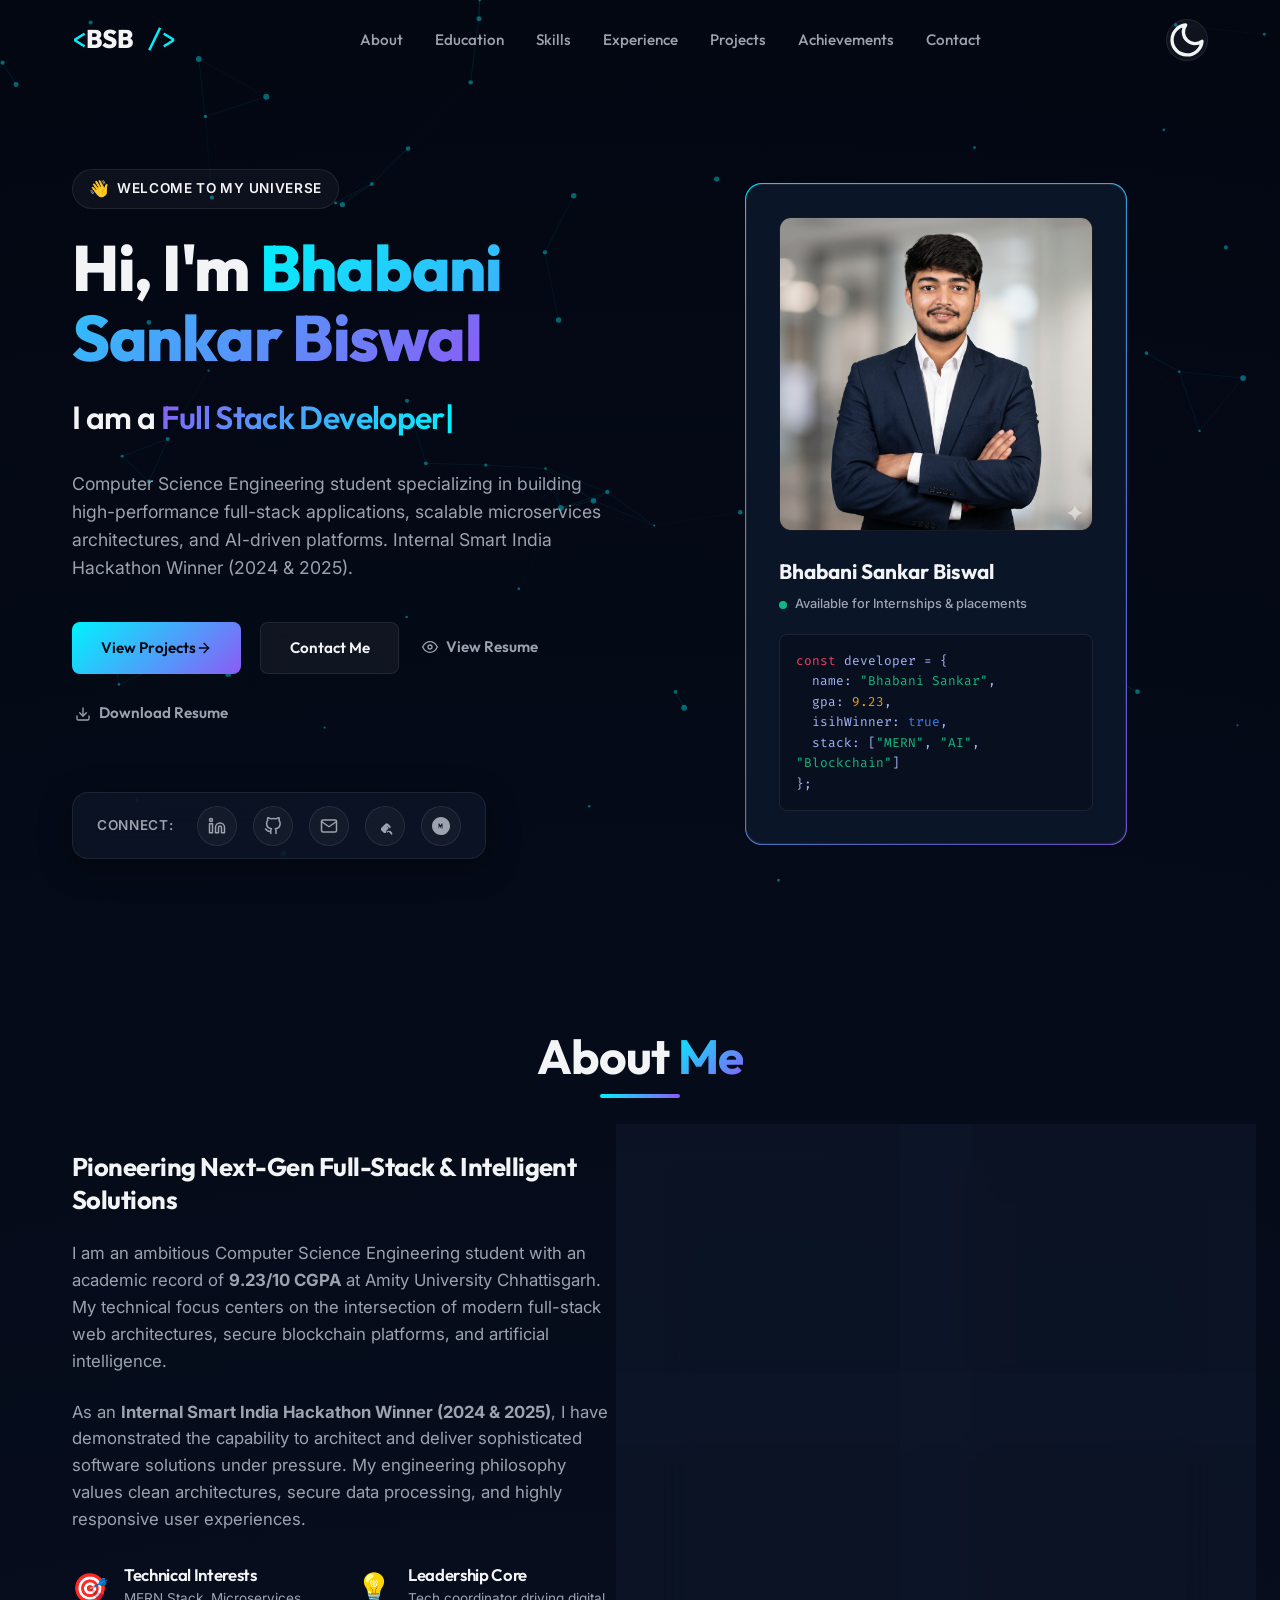
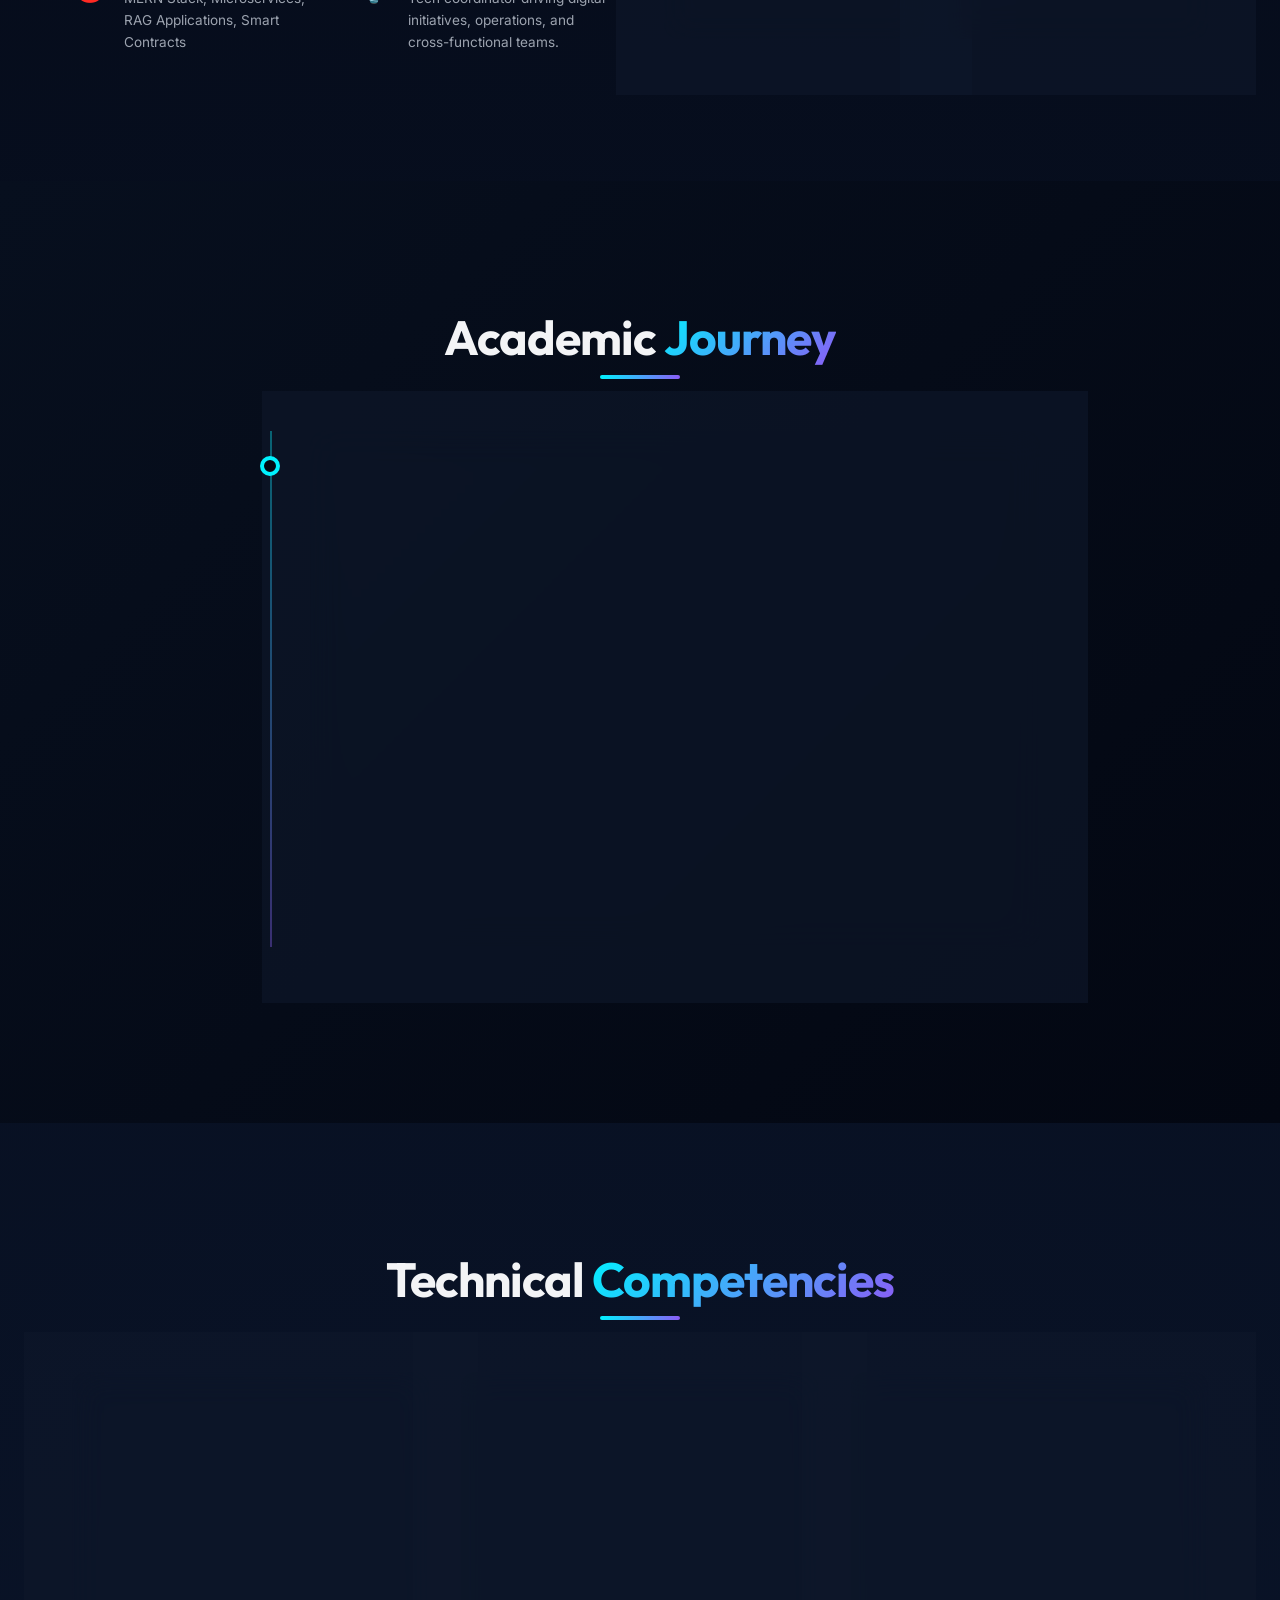
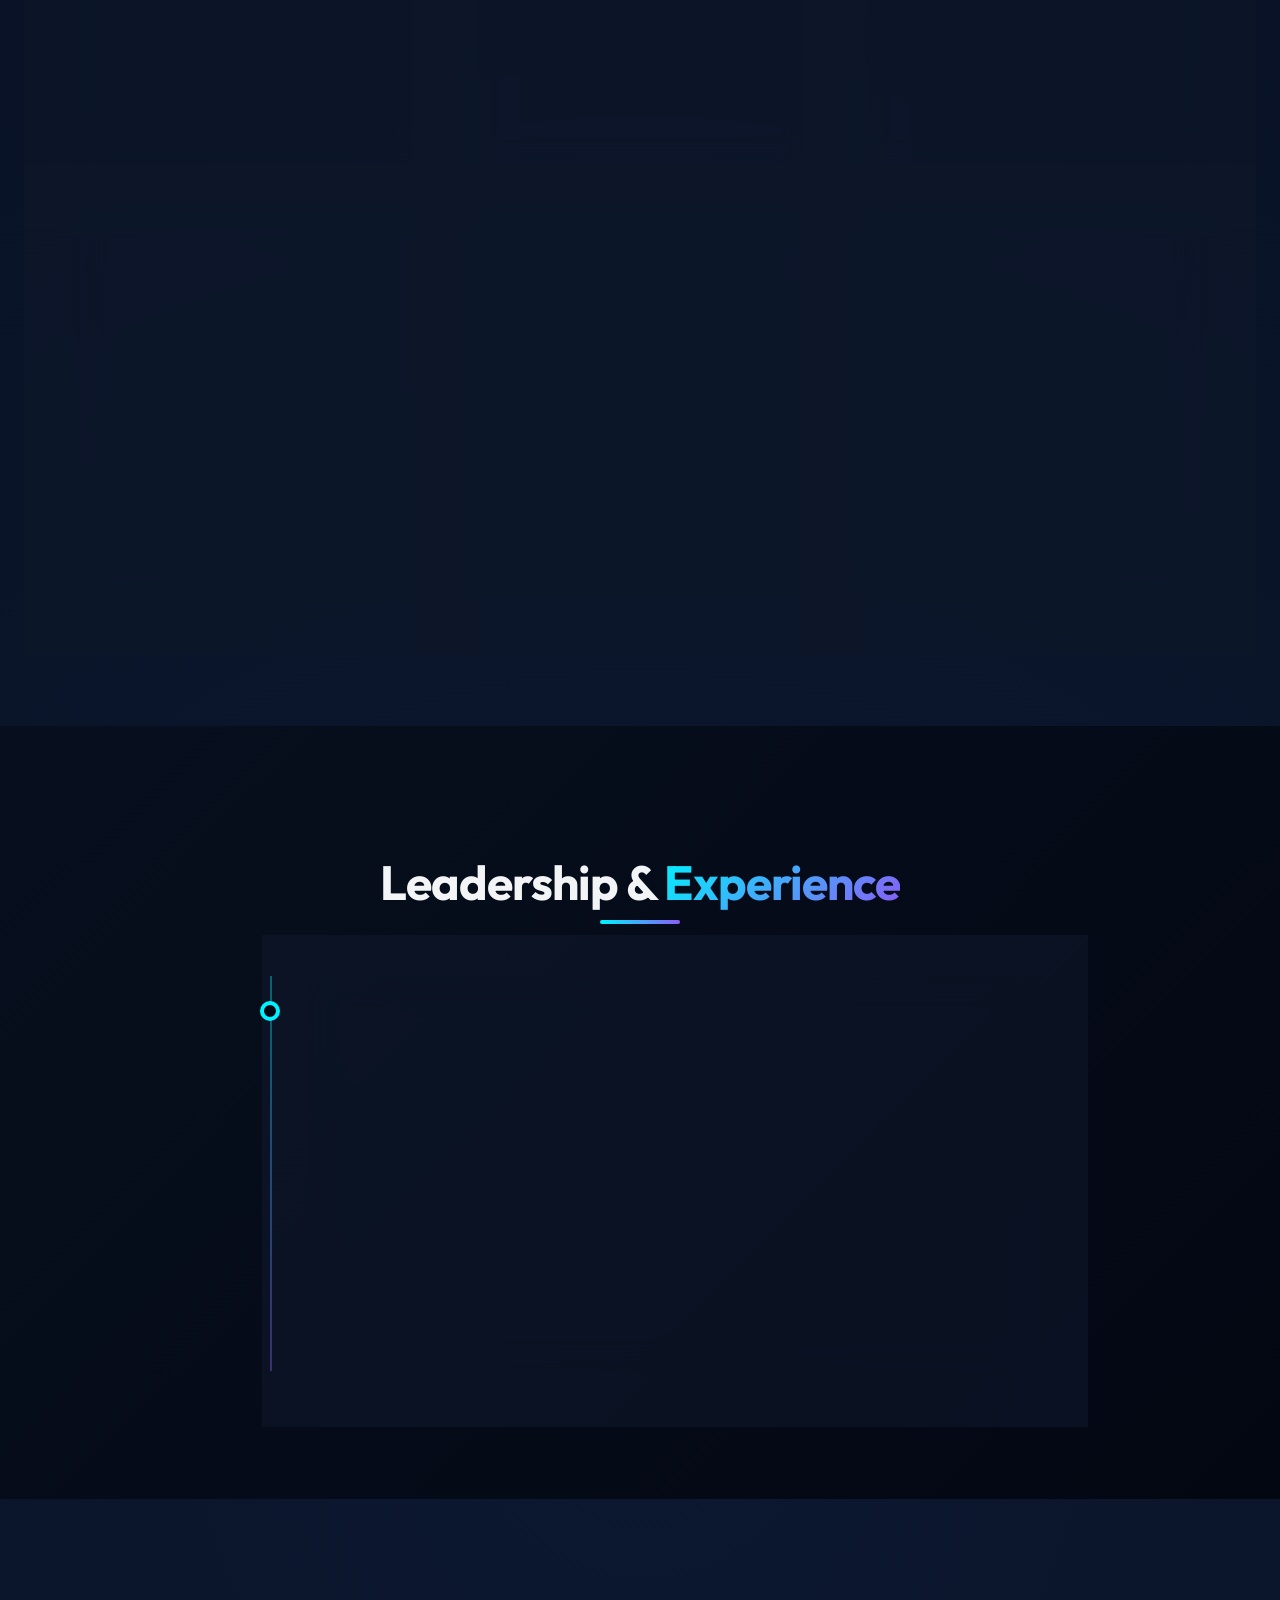
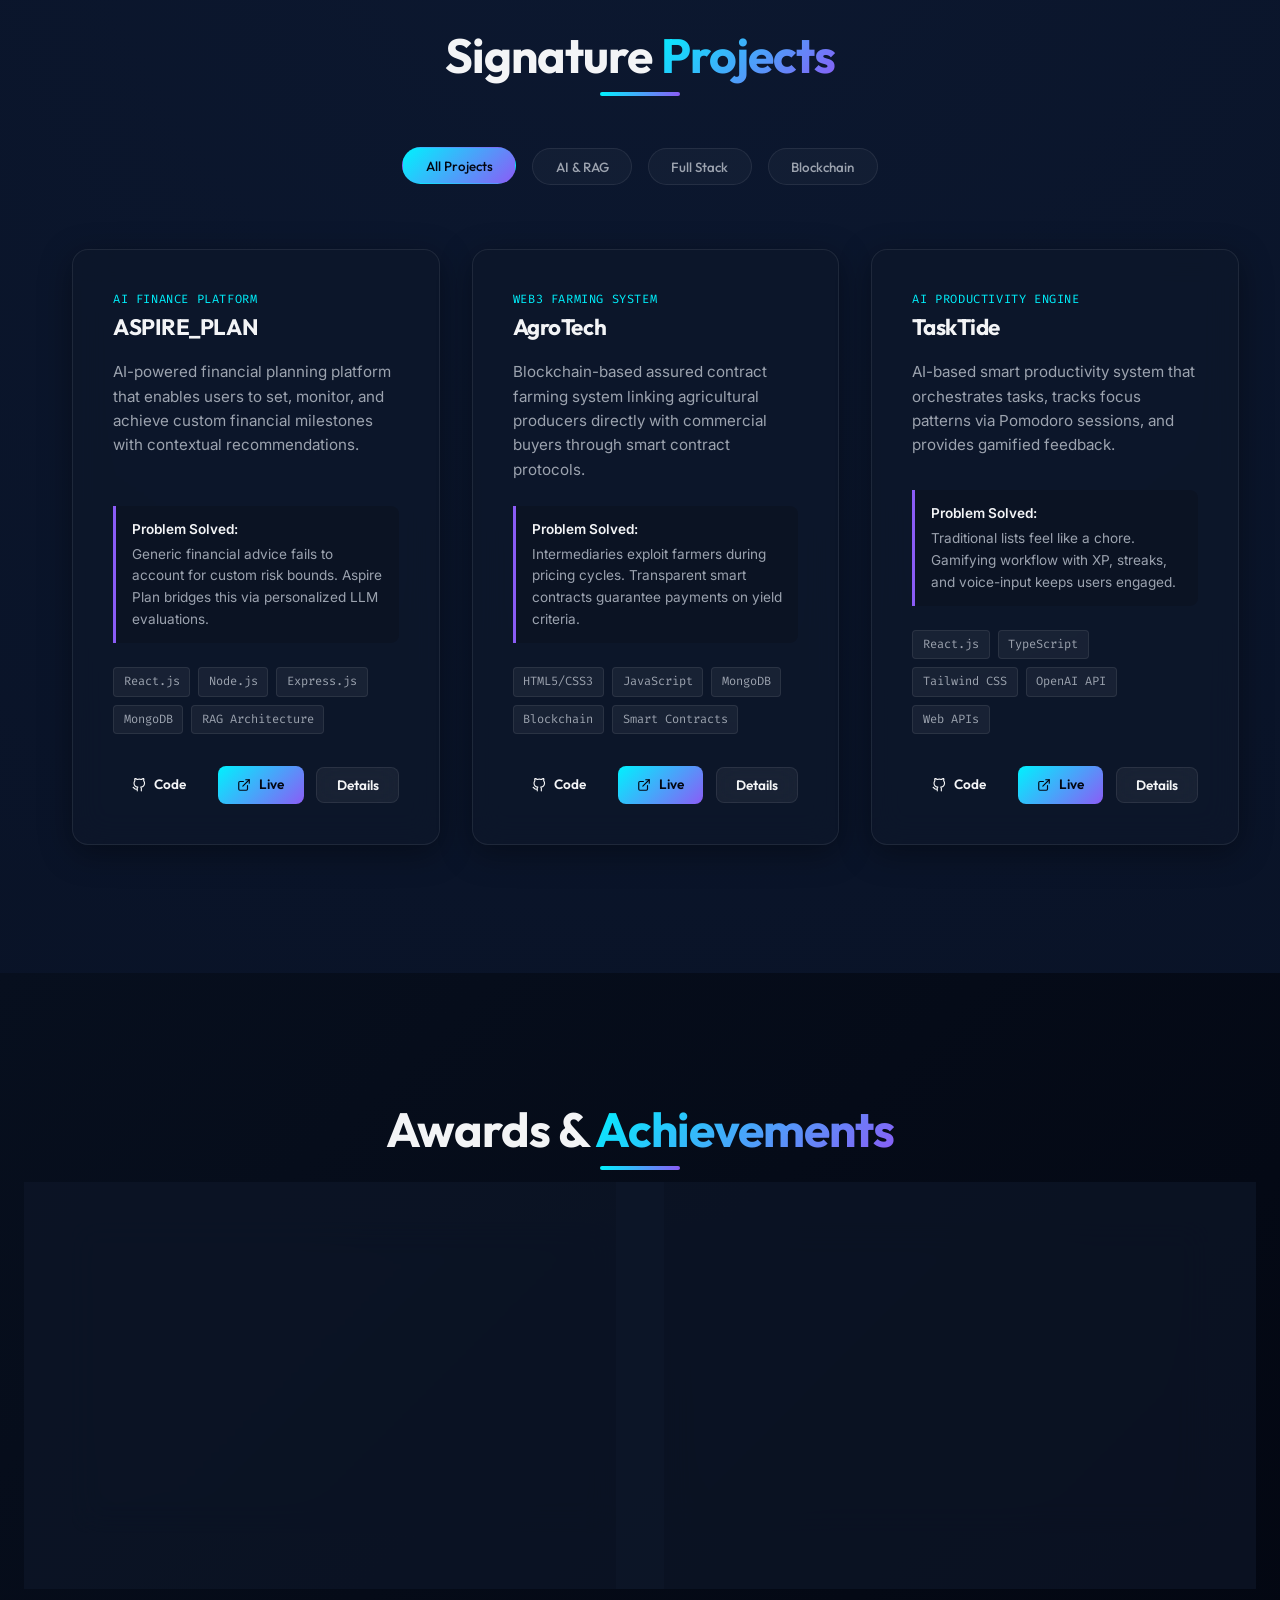
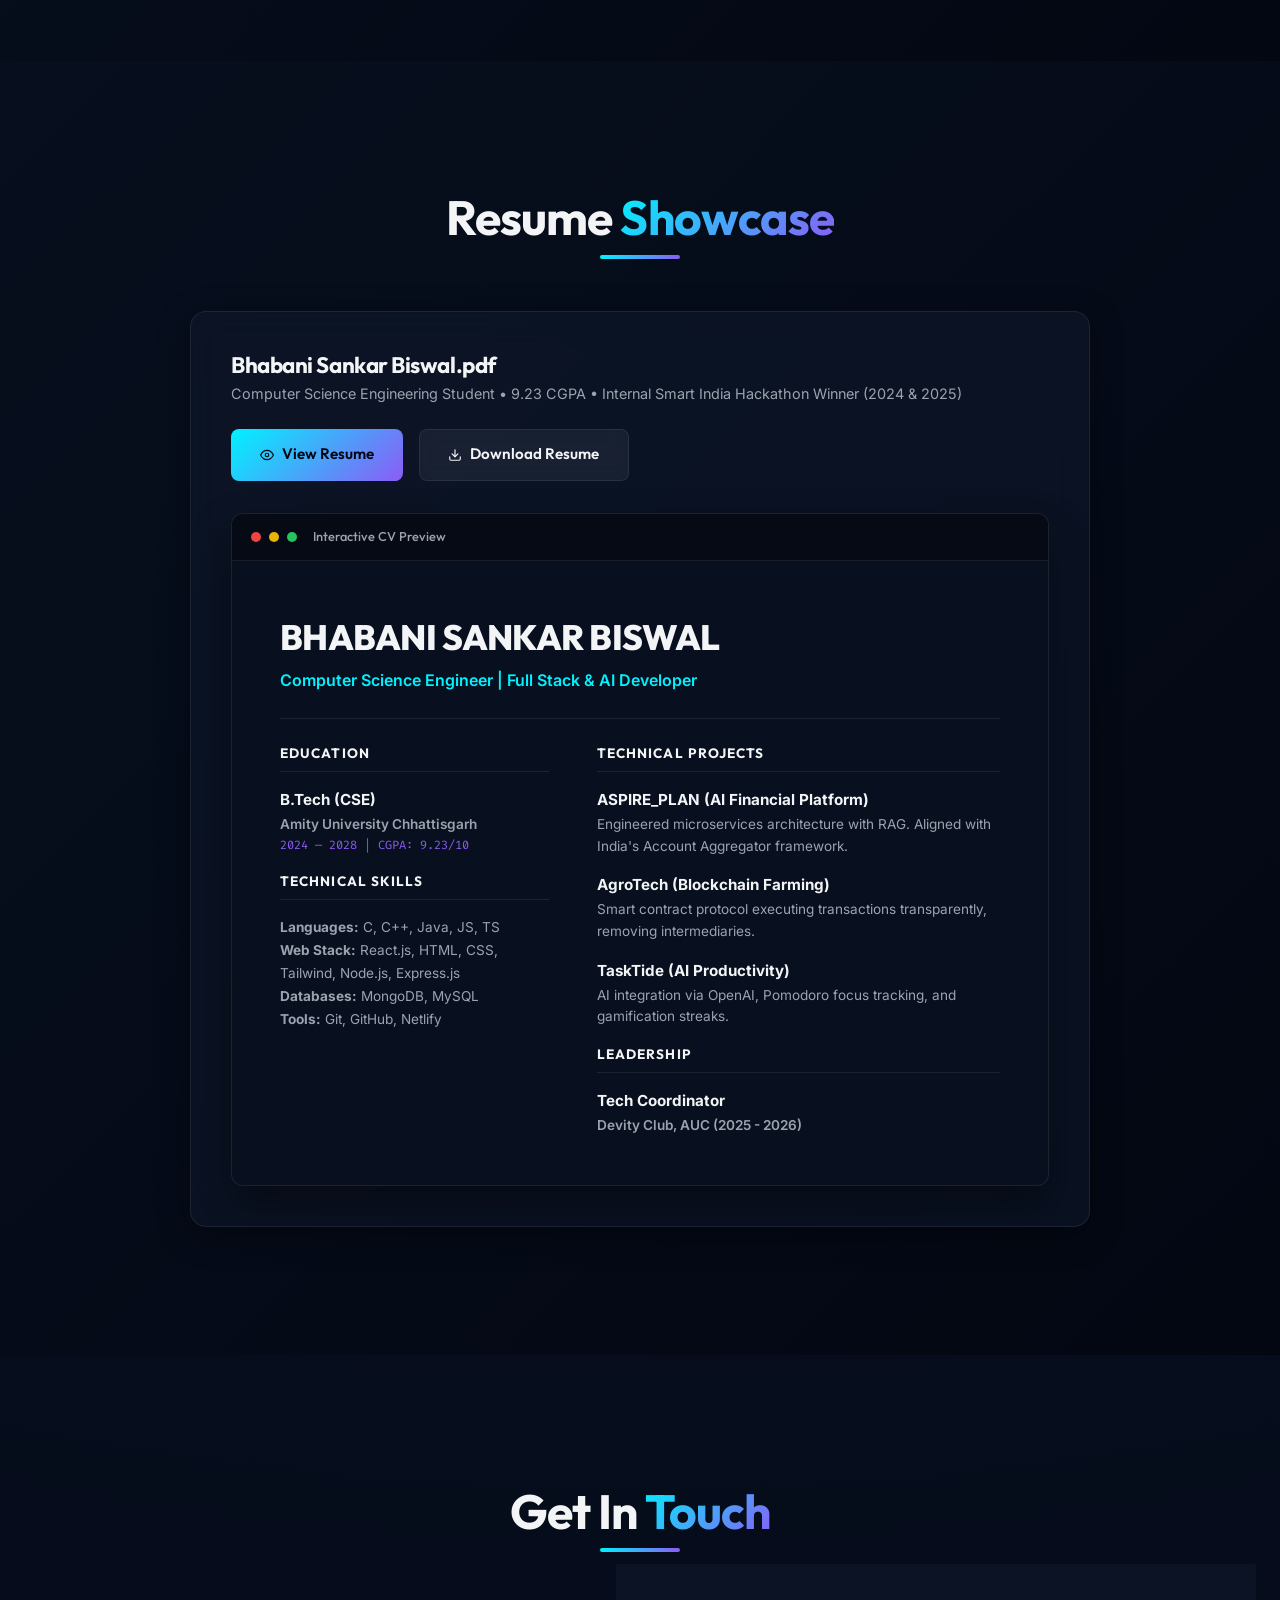
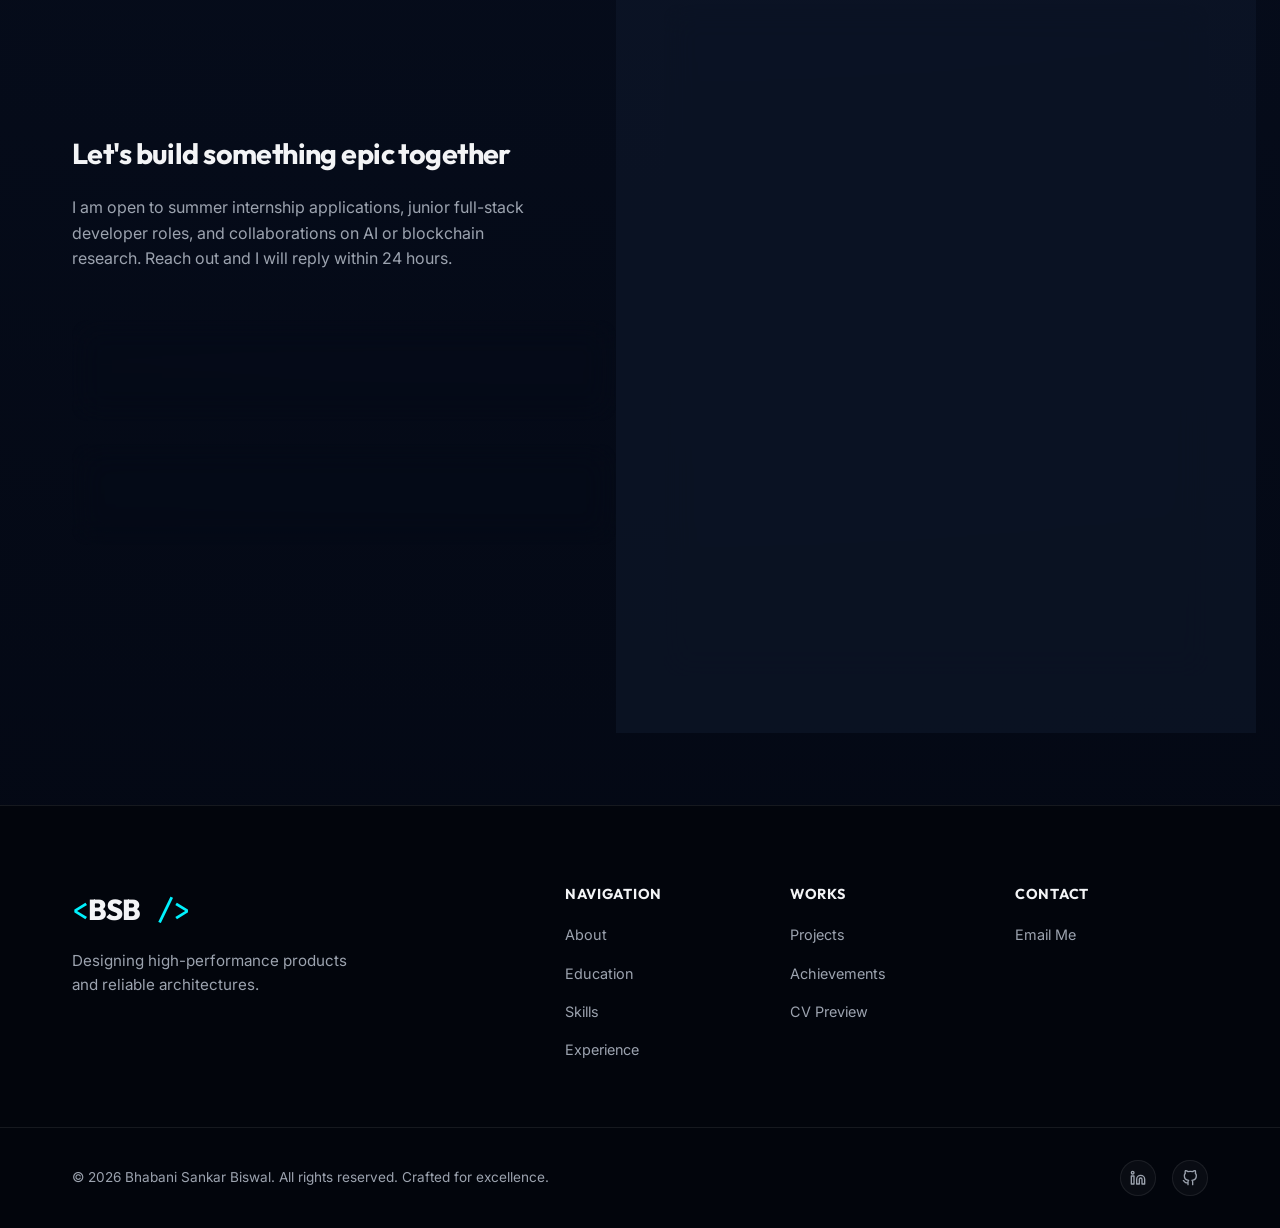
<file: index.html>
<!DOCTYPE html>
<html lang="en">

<head>
  <meta charset="UTF-8">
  <meta name="viewport" content="width=device-width, initial-scale=1.0">

  <!-- SEO Meta Tags -->
  <title>Bhabani Sankar Biswal | Senior Software Engineer Portfolio</title>
  <meta name="description"
    content="Personal Portfolio of Bhabani Sankar Biswal - Computer Science Engineering Student at Amity University Chhattisgarh. Internal Smart India Hackathon Winner (2024 & 2025). Specialized in Full-Stack Web Development, AI applications, and Blockchain.">
  <meta name="keywords"
    content="Bhabani Sankar Biswal, Software Engineer, Portfolio, Full-Stack Developer, AI Developer, Blockchain, Amity University, Smart India Hackathon, React, Node.js, MongoDB">
  <meta name="author" content="Bhabani Sankar Biswal">

  <!-- Open Graph / Facebook -->
  <meta property="og:type" content="website">
  <meta property="og:url" content="https://github.com/BhabaniSankarBiswal">
  <meta property="og:title" content="Bhabani Sankar Biswal | Software Engineer Portfolio">
  <meta property="og:description"
    content="Explore the projects, skills, and achievements of Bhabani Sankar Biswal, an Internal Smart India Hackathon Winner (2024 & 2025) and Full-Stack Developer.">
  <meta property="og:image" content="assets/images/profile.jpg">

  <!-- Twitter -->
  <meta property="twitter:card" content="summary_large_image">
  <meta property="twitter:url" content="https://github.com/BhabaniSankarBiswal">
  <meta property="twitter:title" content="Bhabani Sankar Biswal | Software Engineer Portfolio">
  <meta property="twitter:description"
    content="Explore the projects, skills, and achievements of Bhabani Sankar Biswal, an Internal Smart India Hackathon Winner (2024 & 2025) and Full-Stack Developer.">
  <meta property="twitter:image" content="assets/images/profile.jpg">

  <!-- Google Fonts -->
  <link rel="preconnect" href="https://fonts.googleapis.com">
  <link rel="preconnect" href="https://fonts.gstatic.com" crossorigin>
  <link
    href="https://fonts.googleapis.com/css2?family=Inter:wght@300;400;500;600;700;800&family=Outfit:wght@400;500;600;700;800&family=Fira+Code:wght@400;500&display=swap"
    rel="stylesheet">

  <!-- Stylesheet -->
  <link rel="stylesheet" href="css/style.css?v=1.0.1">

  <!-- Structured Data / JSON-LD -->
  <script type="application/ld+json">
  {
    "@context": "https://schema.org",
    "@type": "Person",
    "name": "Bhabani Sankar Biswal",
    "jobTitle": "Software Engineer & AI Developer",
    "url": "https://github.com/BhabaniSankarBiswal",
    "sameAs": [
      "https://linkedin.com/in/bhabani-sankar-biswal",
      "https://github.com/BhabaniSankarBiswal"
    ],
    "alumniOf": {
      "@type": "CollegeOrUniversity",
      "name": "Amity University Chhattisgarh"
    },
    "knowsAbout": [
      "Software Engineering",
      "Full Stack Development",
      "React.js",
      "Node.js",
      "Express.js",
      "MongoDB",
      "Artificial Intelligence",
      "Blockchain",
      "Smart Contracts"
    ]
  }
  </script>
</head>

<body class="dark-theme">

  <!-- Scroll Progress Indicator -->
  <div id="scroll-progress" aria-hidden="true"></div>

  <!-- Page Loader Animation -->
  <div id="page-loader" class="active">
    <div class="loader-content">
      <div class="loader-spinner"></div>
      <div class="loader-text">Loading portfolio...</div>
    </div>
  </div>

  <!-- Sticky Header & Navigation -->
  <header id="main-header">
    <div class="container navbar-container">
      <a href="#hero" class="logo" aria-label="Bhabani Sankar Biswal Home">
        <span class="logo-accent">&lt;</span>BSB<span class="logo-accent"> /&gt;</span>
      </a>

      <!-- Desktop Navigation Links -->
      <nav id="desktop-nav" aria-label="Main Navigation">
        <ul>
          <li><a href="#about" class="nav-link">About</a></li>
          <li><a href="#education" class="nav-link">Education</a></li>
          <li><a href="#skills" class="nav-link">Skills</a></li>
          <li><a href="#experience" class="nav-link">Experience</a></li>
          <li><a href="#projects" class="nav-link">Projects</a></li>
          <li><a href="#achievements" class="nav-link">Achievements</a></li>
          <li><a href="#contact" class="nav-link">Contact</a></li>
        </ul>
      </nav>

      <!-- Action Buttons (Theme and Mobile Menu) -->
      <div class="nav-actions">
        <!-- Theme Toggle Switcher -->
        <button id="theme-toggle" class="btn-icon-toggle" aria-label="Toggle light or dark theme" title="Toggle Theme">
          <!-- Moon Icon (for dark theme active, shows when we want to toggle to light) -->
          <svg class="icon-moon" xmlns="http://www.w3.org/2000/svg" viewBox="0 0 24 24" fill="none"
            stroke="currentColor" stroke-width="2" stroke-linecap="round" stroke-linejoin="round">
            <path d="M21 12.79A9 9 0 1 1 11.21 3 7 7 0 0 0 21 12.79z"></path>
          </svg>
          <!-- Sun Icon (for light theme active, shows when we want to toggle to dark) -->
          <svg class="icon-sun" xmlns="http://www.w3.org/2000/svg" viewBox="0 0 24 24" fill="none" stroke="currentColor"
            stroke-width="2" stroke-linecap="round" stroke-linejoin="round">
            <circle cx="12" cy="12" r="5"></circle>
            <line x1="12" y1="1" x2="12" y2="3"></line>
            <line x1="12" y1="21" x2="12" y2="23"></line>
            <line x1="4.22" y1="4.22" x2="5.64" y2="5.64"></line>
            <line x1="18.36" y1="18.36" x2="19.78" y2="19.78"></line>
            <line x1="1" y1="12" x2="3" y2="12"></line>
            <line x1="21" y1="12" x2="23" y2="12"></line>
            <line x1="4.22" y1="19.78" x2="5.64" y2="18.36"></line>
            <line x1="18.36" y1="5.64" x2="19.78" y2="4.22"></line>
          </svg>
        </button>

        <!-- Mobile Menu Toggle Button -->
        <button id="mobile-menu-toggle" class="btn-icon-toggle" aria-expanded="false" aria-controls="mobile-nav"
          aria-label="Open navigation menu">
          <svg class="icon-burger" xmlns="http://www.w3.org/2000/svg" viewBox="0 0 24 24" fill="none"
            stroke="currentColor" stroke-width="2" stroke-linecap="round" stroke-linejoin="round">
            <line x1="3" y1="12" x2="21" y2="12" class="burger-line-middle"></line>
            <line x1="3" y1="6" x2="21" y2="6" class="burger-line-top"></line>
            <line x1="3" y1="18" x2="21" y2="18" class="burger-line-bottom"></line>
          </svg>
        </button>
      </div>
    </div>

    <!-- Mobile Navigation Overlay -->
    <div id="mobile-nav-container" aria-hidden="true">
      <nav id="mobile-nav" aria-label="Mobile Navigation">
        <ul>
          <li><a href="#about" class="mobile-nav-link">About</a></li>
          <li><a href="#education" class="mobile-nav-link">Education</a></li>
          <li><a href="#skills" class="mobile-nav-link">Skills</a></li>
          <li><a href="#experience" class="mobile-nav-link">Experience</a></li>
          <li><a href="#projects" class="mobile-nav-link">Projects</a></li>
          <li><a href="#achievements" class="mobile-nav-link">Achievements</a></li>
          <li><a href="#contact" class="mobile-nav-link">Contact</a></li>
        </ul>
      </nav>
    </div>
  </header>

  <!-- Canvas for Animated Background Particles -->
  <canvas id="particles-canvas" aria-hidden="true"></canvas>

  <!-- MAIN CONTENT -->
  <main>

    <!-- SECTION 1: HERO -->
    <section id="hero" class="hero-section">
      <div class="container hero-container grid-2">
        <div class="hero-content reveal-fade-left">
          <div class="badge-greeting">
            <span class="badge-icon">👋</span>
            <span class="badge-text">Welcome to my universe</span>
          </div>
          <h1 class="hero-name">Hi, I'm <span class="gradient-text">Bhabani Sankar Biswal</span></h1>

          <h2 class="hero-title" aria-label="Specialization Titles">
            I am a <span id="typewriter" class="gradient-text-accent"></span><span class="typewriter-cursor">|</span>
          </h2>

          <p class="hero-tagline">
            Computer Science Engineering student specializing in building high-performance full-stack applications,
            scalable microservices architectures, and AI-driven platforms. Internal Smart India Hackathon Winner (2024 &
            2025).
          </p>

          <div class="hero-buttons">
            <a href="#projects" class="btn btn-primary btn-ripple">
              <span>View Projects</span>
              <svg xmlns="http://www.w3.org/2000/svg" viewBox="0 0 24 24" fill="none" stroke="currentColor"
                stroke-width="2" stroke-linecap="round" stroke-linejoin="round" class="icon-btn-right">
                <line x1="5" y1="12" x2="19" y2="12"></line>
                <polyline points="12 5 19 12 12 19"></polyline>
              </svg>
            </a>
            <a href="#contact" class="btn btn-secondary btn-ripple">Contact Me</a>
            <a href="https://drive.google.com/file/d/1MACc1yo6SASkETH7jqKzAOQ2nzTOy7xr/view" target="_blank"
              rel="noopener noreferrer" class="btn btn-tertiary btn-icon">
              <svg xmlns="http://www.w3.org/2000/svg" viewBox="0 0 24 24" fill="none" stroke="currentColor"
                stroke-width="2" stroke-linecap="round" stroke-linejoin="round" class="icon-btn-left">
                <path d="M1 12s4-8 11-8 11 8 11 8-4 8-11 8-11-8-11-8z"></path>
                <circle cx="12" cy="12" r="3"></circle>
              </svg>
              <span>View Resume</span>
            </a>
            <a href="https://drive.google.com/uc?export=download&id=1MACc1yo6SASkETH7jqKzAOQ2nzTOy7xr"
              class="btn btn-tertiary btn-icon">
              <svg xmlns="http://www.w3.org/2000/svg" viewBox="0 0 24 24" fill="none" stroke="currentColor"
                stroke-width="2" stroke-linecap="round" stroke-linejoin="round" class="icon-btn-left">
                <path d="M21 15v4a2 2 0 0 1-2 2H5a2 2 0 0 1-2-2v-4"></path>
                <polyline points="7 10 12 15 17 10"></polyline>
                <line x1="12" y1="15" x2="12" y2="3"></line>
              </svg>
              <span>Download Resume</span>
            </a>
          </div>

          <!-- Social Icons Card -->
          <div class="hero-social-card glass-panel">
            <span class="social-label">Connect:</span>
            <div class="social-links">
              <a href="https://linkedin.com/in/bhabani-sankar-biswal" target="_blank" rel="noopener noreferrer"
                class="social-link-icon" aria-label="LinkedIn Profile">
                <svg xmlns="http://www.w3.org/2000/svg" viewBox="0 0 24 24" fill="none" stroke="currentColor"
                  stroke-width="2" stroke-linecap="round" stroke-linejoin="round">
                  <path d="M16 8a6 6 0 0 1 6 6v7h-4v-7a2 2 0 0 0-2-2 2 2 0 0 0-2 2v7h-4v-7a6 6 0 0 1 6-6z"></path>
                  <rect x="2" y="9" width="4" height="12"></rect>
                  <circle cx="4" cy="4" r="2"></circle>
                </svg>
              </a>
              <a href="https://github.com/BhabaniSankarBiswal" target="_blank" rel="noopener noreferrer"
                class="social-link-icon" aria-label="GitHub Profile">
                <svg xmlns="http://www.w3.org/2000/svg" viewBox="0 0 24 24" fill="none" stroke="currentColor"
                  stroke-width="2" stroke-linecap="round" stroke-linejoin="round">
                  <path
                    d="M9 19c-5 1.5-5-2.5-7-3m14 6v-3.87a3.37 3.37 0 0 0-.94-2.61c3.14-.35 6.44-1.54 6.44-7A5.44 5.44 0 0 0 20 4.77 5.07 5.07 0 0 0 19.91 1S18.73.65 16 2.48a13.38 13.38 0 0 0-7 0C6.27.65 5.09 1 5.09 1A5.07 5.07 0 0 0 5 4.77a5.44 5.44 0 0 0-1.5 3.78c0 5.42 3.3 6.61 6.44 7A3.37 3.37 0 0 0 9 18.13V22">
                  </path>
                </svg>
              </a>
              <a href="mailto:bhabanisankar618@gmail.com" class="social-link-icon" aria-label="Send Email">
                <svg xmlns="http://www.w3.org/2000/svg" viewBox="0 0 24 24" fill="none" stroke="currentColor"
                  stroke-width="2" stroke-linecap="round" stroke-linejoin="round">
                  <path d="M4 4h16c1.1 0 2 .9 2 2v12c0 1.1-.9 2-2 2H4c-1.1 0-2-.9-2-2V6c0-1.1.9-2 2-2z"></path>
                  <polyline points="22,6 12,13 2,6"></polyline>
                </svg>
              </a>
              <a href="https://leetcode.com/u/bhabanisankar618/" target="_blank" rel="noopener noreferrer"
                class="social-link-icon" aria-label="LeetCode Profile">
                <!-- Custom SVG for LeetCode -->
                <svg xmlns="http://www.w3.org/2000/svg" viewBox="0 0 24 24" fill="currentColor">
                  <path
                    d="M16.102 17.93l-2.69 2.607c-.466.451-1.111.696-1.744.696a2.285 2.285 0 0 1-1.744-.696L7.266 17.93a2.448 2.448 0 0 1-.722-1.722 2.448 2.448 0 0 1 .722-1.722L12.58 9.155c.466-.451 1.11-.696 1.743-.696.633 0 1.278.245 1.744.696l2.69 2.607c.466.45.722 1.084.722 1.722 0 .638-.256 1.271-.722 1.722l-.12.116-2.537-2.462-.12-.116a.82.82 0 0 0-.58-.232c-.22 0-.442.083-.598.232l-3.376 3.27a.82.82 0 0 0-.246.58c0 .22.09.435.246.58l3.376 3.27c.156.15.378.232.598.232.22 0 .44-.083.597-.232l2.538-2.46 2.538 2.46c.466.45.722 1.084.722 1.722 0 .638-.256 1.271-.722 1.722l-2.69-2.606zM8.583 14.485l3.376-3.27c.156-.15.378-.232.598-.232.22 0 .44.083.597.232l3.376 3.27c.156.15.246.36.246.58 0 .22-.09.435-.246.58l-3.376 3.27c-.156.15-.378.232-.598.232-.22 0-.442-.083-.598-.232l-3.376-3.27c-.156-.15-.246-.36-.246-.58 0-.22.09-.435.246-.58z" />
                </svg>
              </a>
              <a href="https://hackerrank.com/bhabanisankar618" target="_blank" rel="noopener noreferrer"
                class="social-link-icon" aria-label="HackerRank Profile">
                <!-- Custom SVG for HackerRank -->
                <svg xmlns="http://www.w3.org/2000/svg" viewBox="0 0 24 24" fill="currentColor">
                  <path
                    d="M12.012 0c-6.627 0-12 5.373-12 12s5.373 12 12 12 12-5.373 12-12-5.373-12-12-12zm-3.284 15.334v-6.668h1.168l1.458 2.76 1.458-2.76h1.168v6.668h-1.168v-3.771l-1.458 2.76h-.595l-1.458-2.76v3.771h-1.041z" />
                </svg>
              </a>
            </div>
          </div>
        </div>

        <div class="hero-image-container reveal-fade-right">
          <!-- Premium Hero Card with Rotating Glow Border -->
          <div class="hero-card-glow-wrapper">
            <div class="hero-profile-card glass-panel">
              <div class="profile-img-border">
                <img src="assets/images/profile.jpg" alt="Bhabani Sankar Biswal Profile Avatar" class="profile-img"
                  width="300" height="300">
              </div>
              <div class="profile-card-details">
                <div class="profile-name-sub">Bhabani Sankar Biswal</div>
                <div class="profile-status">
                  <span class="status-indicator-dot pulse"></span>
                  <span class="status-text">Available for Internships & placements</span>
                </div>
                <!-- Custom Mini Code block of Profile -->
                <div class="profile-code-block font-code">
                  <span class="code-keyword">const</span> developer = {<br>
                  &nbsp;&nbsp;name: <span class="code-string">"Bhabani Sankar"</span>,<br>
                  &nbsp;&nbsp;gpa: <span class="code-number">9.23</span>,<br>
                  &nbsp;&nbsp;isihWinner: <span class="code-boolean">true</span>,<br>
                  &nbsp;&nbsp;stack: [<span class="code-string">"MERN"</span>, <span class="code-string">"AI"</span>,
                  <span class="code-string">"Blockchain"</span>]<br>
                  };
                </div>
              </div>
            </div>
          </div>
        </div>
      </div>
    </section>

    <!-- SECTION 2: ABOUT ME -->
    <section id="about" class="about-section section-padding">
      <div class="container">
        <h2 class="section-title reveal-fade-up">About <span class="gradient-text">Me</span></h2>

        <div class="about-grid grid-2">
          <!-- Text Biography -->
          <div class="about-text-container reveal-fade-left">
            <h3 class="about-subtitle">Pioneering Next-Gen Full-Stack &amp; Intelligent Solutions</h3>
            <p class="about-bio">
              I am an ambitious Computer Science Engineering student with an academic record of <strong>9.23/10
                CGPA</strong> at Amity University Chhattisgarh. My technical focus centers on the intersection of modern
              full-stack web architectures, secure blockchain platforms, and artificial intelligence.
            </p>
            <p class="about-bio">
              As an <strong>Internal Smart India Hackathon Winner (2024 &amp; 2025)</strong>, I have demonstrated the
              capability to architect and deliver sophisticated software solutions under pressure. My engineering
              philosophy values clean architectures, secure data processing, and highly responsive user experiences.
            </p>

            <div class="highlights-grid">
              <div class="highlight-item">
                <span class="highlight-icon">🎯</span>
                <div>
                  <h4 class="highlight-title">Technical Interests</h4>
                  <p class="highlight-desc">MERN Stack, Microservices, RAG Applications, Smart Contracts</p>
                </div>
              </div>
              <div class="highlight-item">
                <span class="highlight-icon">💡</span>
                <div>
                  <h4 class="highlight-title">Leadership Core</h4>
                  <p class="highlight-desc">Tech coordinator driving digital initiatives, operations, and
                    cross-functional teams.</p>
                </div>
              </div>
            </div>
          </div>

          <!-- Animated Statistics Cards -->
          <div class="about-stats-container reveal-fade-right">
            <div class="stats-grid">
              <div class="stat-card glass-panel text-center">
                <div class="stat-icon">💻</div>
                <div class="stat-number-wrapper">
                  <span class="stat-number" data-target="3">0</span><span class="stat-plus">+</span>
                </div>
                <div class="stat-label">Production Projects</div>
              </div>

              <div class="stat-card glass-panel text-center">
                <div class="stat-icon">🎓</div>
                <div class="stat-number-wrapper">
                  <span class="stat-number" data-target="9.23" data-decimals="2">0.00</span>
                </div>
                <div class="stat-label">CGPA (Amity University)</div>
              </div>

              <div class="stat-card glass-panel text-center">
                <div class="stat-icon">🏆</div>
                <div class="stat-number-wrapper">
                  <span class="stat-number" data-target="2">0</span><span class="stat-plus">x</span>
                </div>
                <div class="stat-label">Hackathon Winner (ISIH)</div>
              </div>

              <div class="stat-card glass-panel text-center">
                <div class="stat-icon">🔧</div>
                <div class="stat-number-wrapper">
                  <span class="stat-number" data-target="15">0</span><span class="stat-plus">+</span>
                </div>
                <div class="stat-label">Technologies Mastered</div>
              </div>
            </div>
          </div>
        </div>
      </div>
    </section>

    <!-- SECTION 3: EDUCATION -->
    <section id="education" class="education-section section-padding bg-alt">
      <div class="container">
        <h2 class="section-title reveal-fade-up">Academic <span class="gradient-text">Journey</span></h2>

        <div class="education-timeline-container">
          <div class="timeline-line"></div>

          <div class="timeline-item reveal-fade-up">
            <div class="timeline-dot"></div>
            <div class="timeline-content glass-panel">
              <div class="timeline-header">
                <div>
                  <h3 class="timeline-degree">Bachelor of Technology in Computer Science &amp; Engineering</h3>
                  <h4 class="timeline-inst">Amity University Chhattisgarh</h4>
                </div>
                <span class="timeline-date">2024 — 2028</span>
              </div>
              <p class="timeline-desc">
                Engaging in deep coursework covering core computing models. Maintaining a top-tier GPA while actively
                driving engineering applications through technical clubs and national competitions.
              </p>
              <div class="education-metrics">
                <div class="edu-metric-item">
                  <span class="metric-val">9.23 / 10.0</span>
                  <span class="metric-lbl">CGPA</span>
                </div>
                <div class="edu-metric-item">
                  <span class="metric-val">Batch Rank</span>
                  <span class="metric-lbl">Top 5%</span>
                </div>
              </div>
              <div class="timeline-highlights">
                <h5>Highlights:</h5>
                <ul>
                  <li>Tech Coordinator for Devity Club (2025–2026), orchestrating technical operations, system
                    architectures, and community tech tools.</li>
                  <li>🏆 Internal Smart India Hackathon 2025 Winner (ASPIRE_PLAN)</li>
                  <li>🏆 Internal Smart India Hackathon 2024 Winner (AgroTech)</li>
                </ul>
              </div>
            </div>
          </div>
        </div>
      </div>
    </section>

    <!-- SECTION 4: SKILLS -->
    <section id="skills" class="skills-section section-padding">
      <div class="container">
        <h2 class="section-title reveal-fade-up">Technical <span class="gradient-text">Competencies</span></h2>

        <div class="skills-grid grid-3">

          <!-- Category 1: Programming Languages -->
          <div class="skills-card glass-panel reveal-fade-up">
            <h3 class="skills-category-title">
              <span class="category-icon">💬</span>
              <span>Languages</span>
            </h3>
            <div class="skills-list">
              <div class="skill-item">
                <div class="skill-info">
                  <span class="skill-name font-code">C++ / C</span>
                  <span class="skill-percentage">90%</span>
                </div>
                <div class="progress-bar-wrapper">
                  <div class="progress-bar-fill" style="width: 0%" data-width="90%"></div>
                </div>
              </div>
              <div class="skill-item">
                <div class="skill-info">
                  <span class="skill-name font-code">Java</span>
                  <span class="skill-percentage">85%</span>
                </div>
                <div class="progress-bar-wrapper">
                  <div class="progress-bar-fill" style="width: 0%" data-width="85%"></div>
                </div>
              </div>
              <div class="skill-item">
                <div class="skill-info">
                  <span class="skill-name font-code">JavaScript</span>
                  <span class="skill-percentage">95%</span>
                </div>
                <div class="progress-bar-wrapper">
                  <div class="progress-bar-fill" style="width: 0%" data-width="95%"></div>
                </div>
              </div>
              <div class="skill-item">
                <div class="skill-info">
                  <span class="skill-name font-code">TypeScript</span>
                  <span class="skill-percentage">80%</span>
                </div>
                <div class="progress-bar-wrapper">
                  <div class="progress-bar-fill" style="width: 0%" data-width="80%"></div>
                </div>
              </div>
            </div>
          </div>

          <!-- Category 2: Frontend & Styling -->
          <div class="skills-card glass-panel reveal-fade-up" data-delay="100">
            <h3 class="skills-category-title">
              <span class="category-icon">🎨</span>
              <span>Frontend Development</span>
            </h3>
            <div class="skills-list">
              <div class="skill-item">
                <div class="skill-info">
                  <span class="skill-name font-code">React.js</span>
                  <span class="skill-percentage">90%</span>
                </div>
                <div class="progress-bar-wrapper">
                  <div class="progress-bar-fill" style="width: 0%" data-width="90%"></div>
                </div>
              </div>
              <div class="skill-item">
                <div class="skill-info">
                  <span class="skill-name font-code">HTML5 / CSS3</span>
                  <span class="skill-percentage">95%</span>
                </div>
                <div class="progress-bar-wrapper">
                  <div class="progress-bar-fill" style="width: 0%" data-width="95%"></div>
                </div>
              </div>
              <div class="skill-item">
                <div class="skill-info">
                  <span class="skill-name font-code">Tailwind CSS</span>
                  <span class="skill-percentage">90%</span>
                </div>
                <div class="progress-bar-wrapper">
                  <div class="progress-bar-fill" style="width: 0%" data-width="90%"></div>
                </div>
              </div>
              <div class="skill-item">
                <div class="skill-info">
                  <span class="skill-name font-code">Web APIs</span>
                  <span class="skill-percentage">85%</span>
                </div>
                <div class="progress-bar-wrapper">
                  <div class="progress-bar-fill" style="width: 0%" data-width="85%"></div>
                </div>
              </div>
            </div>
          </div>

          <!-- Category 3: Backend & Integration -->
          <div class="skills-card glass-panel reveal-fade-up" data-delay="200">
            <h3 class="skills-category-title">
              <span class="category-icon">⚙️</span>
              <span>Backend &amp; AI</span>
            </h3>
            <div class="skills-list">
              <div class="skill-item">
                <div class="skill-info">
                  <span class="skill-name font-code">Node.js</span>
                  <span class="skill-percentage">88%</span>
                </div>
                <div class="progress-bar-wrapper">
                  <div class="progress-bar-fill" style="width: 0%" data-width="88%"></div>
                </div>
              </div>
              <div class="skill-item">
                <div class="skill-info">
                  <span class="skill-name font-code">Express.js</span>
                  <span class="skill-percentage">90%</span>
                </div>
                <div class="progress-bar-wrapper">
                  <div class="progress-bar-fill" style="width: 0%" data-width="90%"></div>
                </div>
              </div>
              <div class="skill-item">
                <div class="skill-info">
                  <span class="skill-name font-code">OpenAI Integration / AI APIs</span>
                  <span class="skill-percentage">85%</span>
                </div>
                <div class="progress-bar-wrapper">
                  <div class="progress-bar-fill" style="width: 0%" data-width="85%"></div>
                </div>
              </div>
              <div class="skill-item">
                <div class="skill-info">
                  <span class="skill-name font-code">RAG Architecture</span>
                  <span class="skill-percentage">80%</span>
                </div>
                <div class="progress-bar-wrapper">
                  <div class="progress-bar-fill" style="width: 0%" data-width="80%"></div>
                </div>
              </div>
            </div>
          </div>

          <!-- Category 4: Databases & Storage -->
          <div class="skills-card glass-panel reveal-fade-up">
            <h3 class="skills-category-title">
              <span class="category-icon">🗄️</span>
              <span>Databases &amp; Blockchain</span>
            </h3>
            <div class="skills-list">
              <div class="skill-item">
                <div class="skill-info">
                  <span class="skill-name font-code">MongoDB / NoSQL</span>
                  <span class="skill-percentage">92%</span>
                </div>
                <div class="progress-bar-wrapper">
                  <div class="progress-bar-fill" style="width: 0%" data-width="92%"></div>
                </div>
              </div>
              <div class="skill-item">
                <div class="skill-info">
                  <span class="skill-name font-code">MySQL / SQL</span>
                  <span class="skill-percentage">85%</span>
                </div>
                <div class="progress-bar-wrapper">
                  <div class="progress-bar-fill" style="width: 0%" data-width="85%"></div>
                </div>
              </div>
              <div class="skill-item">
                <div class="skill-info">
                  <span class="skill-name font-code">Blockchain &amp; Smart Contracts</span>
                  <span class="skill-percentage">80%</span>
                </div>
                <div class="progress-bar-wrapper">
                  <div class="progress-bar-fill" style="width: 0%" data-width="80%"></div>
                </div>
              </div>
            </div>
          </div>

          <!-- Category 5: Computer Science Core -->
          <div class="skills-card glass-panel reveal-fade-up" data-delay="100">
            <h3 class="skills-category-title">
              <span class="category-icon">📚</span>
              <span>CS Fundamentals</span>
            </h3>
            <div class="skills-list">
              <div class="skill-item font-code flex-wrap">
                <span class="skill-badge">Data Structures</span>
                <span class="skill-badge">Object-Oriented Programming (OOP)</span>
                <span class="skill-badge">DBMS</span>
                <span class="skill-badge">Operating Systems</span>
                <span class="skill-badge">Computer Networks</span>
                <span class="skill-badge">Computer Graphics</span>
              </div>
            </div>
          </div>

          <!-- Category 6: Tools & Platforms -->
          <div class="skills-card glass-panel reveal-fade-up" data-delay="200">
            <h3 class="skills-category-title">
              <span class="category-icon">🛠️</span>
              <span>Tools &amp; Platforms</span>
            </h3>
            <div class="skills-list">
              <div class="skill-item font-code flex-wrap">
                <span class="skill-badge">Git &amp; GitHub</span>
                <span class="skill-badge">Netlify</span>
                <span class="skill-badge">RESTful APIs</span>
                <span class="skill-badge">Microservices</span>
                <span class="skill-badge">CLI Utilities</span>
                <span class="skill-badge">Postman</span>
              </div>
            </div>
          </div>

        </div>
      </div>
    </section>

    <!-- SECTION 5: EXPERIENCE -->
    <section id="experience" class="experience-section section-padding bg-alt">
      <div class="container">
        <h2 class="section-title reveal-fade-up">Leadership &amp; <span class="gradient-text">Experience</span></h2>

        <div class="experience-timeline">
          <div class="timeline-line"></div>

          <div class="timeline-item reveal-fade-up">
            <div class="timeline-dot"></div>
            <div class="timeline-content glass-panel">
              <div class="timeline-header">
                <div>
                  <h3 class="timeline-role">Tech Coordinator</h3>
                  <h4 class="timeline-org">Devity Club, Amity University Chhattisgarh</h4>
                </div>
                <span class="timeline-duration">Sep 2025 — Feb 2026</span>
              </div>
              <ul class="experience-bullets">
                <li>Oversaw the club's technical operations, driving digital initiatives and developer workshops for
                  student projects.</li>
                <li>Contributed directly to the architecture and deployment of event systems, platforms, and developer
                  helper tools.</li>
                <li>Introduced state-of-the-art developer standards (git-based reviews, automation scripts) to improve
                  system execution speeds and build efficiency.</li>
                <li>Fostered continuous learning through mentoring on modern JavaScript applications, full-stack builds,
                  and hackathon strategies.</li>
              </ul>
            </div>
          </div>
        </div>
      </div>
    </section>

    <!-- SECTION 6: PROJECTS -->
    <section id="projects" class="projects-section section-padding">
      <div class="container">
        <h2 class="section-title reveal-fade-up">Signature <span class="gradient-text">Projects</span></h2>

        <!-- Filter Controls -->
        <div class="filter-controls reveal-fade-up">
          <button class="filter-btn active" data-filter="all">All Projects</button>
          <button class="filter-btn" data-filter="ai-ml">AI &amp; RAG</button>
          <button class="filter-btn" data-filter="fullstack">Full Stack</button>
          <button class="filter-btn" data-filter="blockchain">Blockchain</button>
        </div>

        <!-- Projects Grid -->
        <div class="projects-grid grid-3">

          <!-- Project 1: ASPIRE_PLAN -->
          <div class="project-card glass-panel reveal-fade-up" data-categories="ai-ml fullstack">
            <div class="project-card-header">
              <div class="project-card-type">AI Finance Platform</div>
              <h3 class="project-card-title">ASPIRE_PLAN</h3>
            </div>

            <p class="project-card-desc">
              AI-powered financial planning platform that enables users to set, monitor, and achieve custom financial
              milestones with contextual recommendations.
            </p>

            <div class="project-problem-solution">
              <div class="detail-label">Problem Solved:</div>
              <p class="detail-val">Generic financial advice fails to account for custom risk bounds. Aspire Plan
                bridges this via personalized LLM evaluations.</p>
            </div>

            <div class="project-tech-list">
              <span class="tech-badge">React.js</span>
              <span class="tech-badge">Node.js</span>
              <span class="tech-badge">Express.js</span>
              <span class="tech-badge">MongoDB</span>
              <span class="tech-badge">RAG Architecture</span>
            </div>

            <!-- Action buttons -->
            <div class="project-card-actions">
              <a href="https://github.com/BhabaniSankarBiswal/ASPIRE_PLAN" target="_blank" rel="noopener noreferrer"
                class="btn btn-sm btn-icon" aria-label="GitHub Repository for ASPIRE_PLAN">
                <svg xmlns="http://www.w3.org/2000/svg" viewBox="0 0 24 24" fill="none" stroke="currentColor"
                  stroke-width="2" stroke-linecap="round" stroke-linejoin="round" class="btn-svg-icon">
                  <path
                    d="M9 19c-5 1.5-5-2.5-7-3m14 6v-3.87a3.37 3.37 0 0 0-.94-2.61c3.14-.35 6.44-1.54 6.44-7A5.44 5.44 0 0 0 20 4.77 5.07 5.07 0 0 0 19.91 1S18.73.65 16 2.48a13.38 13.38 0 0 0-7 0C6.27.65 5.09 1 5.09 1A5.07 5.07 0 0 0 5 4.77a5.44 5.44 0 0 0-1.5 3.78c0 5.42 3.3 6.61 6.44 7A3.37 3.37 0 0 0 9 18.13V22">
                  </path>
                </svg>
                <span>Code</span>
              </a>
              <a href="https://aspireplann.netlify.app" target="_blank" rel="noopener noreferrer"
                class="btn btn-sm btn-primary btn-icon" aria-label="Live Demo for ASPIRE_PLAN">
                <svg xmlns="http://www.w3.org/2000/svg" viewBox="0 0 24 24" fill="none" stroke="currentColor"
                  stroke-width="2" stroke-linecap="round" stroke-linejoin="round" class="btn-svg-icon">
                  <path d="M18 13v6a2 2 0 0 1-2 2H5a2 2 0 0 1-2-2V8a2 2 0 0 1 2-2h6"></path>
                  <polyline points="15 3 21 3 21 9"></polyline>
                  <line x1="10" y1="14" x2="21" y2="3"></line>
                </svg>
                <span>Live</span>
              </a>
              <button class="btn btn-sm btn-secondary modal-trigger" data-project="aspire">Details</button>
            </div>
          </div>

          <!-- Project 2: AgroTech -->
          <div class="project-card glass-panel reveal-fade-up" data-categories="blockchain fullstack" data-delay="100">
            <div class="project-card-header">
              <div class="project-card-type">Web3 Farming System</div>
              <h3 class="project-card-title">AgroTech</h3>
            </div>

            <p class="project-card-desc">
              Blockchain-based assured contract farming system linking agricultural producers directly with commercial
              buyers through smart contract protocols.
            </p>

            <div class="project-problem-solution">
              <div class="detail-label">Problem Solved:</div>
              <p class="detail-val">Intermediaries exploit farmers during pricing cycles. Transparent smart contracts
                guarantee payments on yield criteria.</p>
            </div>

            <div class="project-tech-list">
              <span class="tech-badge">HTML5/CSS3</span>
              <span class="tech-badge">JavaScript</span>
              <span class="tech-badge">MongoDB</span>
              <span class="tech-badge">Blockchain</span>
              <span class="tech-badge">Smart Contracts</span>
            </div>

            <div class="project-card-actions">
              <a href="https://github.com/BhabaniSankarBiswal/AgroTech" target="_blank" rel="noopener noreferrer"
                class="btn btn-sm btn-icon" aria-label="GitHub Repository for AgroTech">
                <svg xmlns="http://www.w3.org/2000/svg" viewBox="0 0 24 24" fill="none" stroke="currentColor"
                  stroke-width="2" stroke-linecap="round" stroke-linejoin="round" class="btn-svg-icon">
                  <path
                    d="M9 19c-5 1.5-5-2.5-7-3m14 6v-3.87a3.37 3.37 0 0 0-.94-2.61c3.14-.35 6.44-1.54 6.44-7A5.44 5.44 0 0 0 20 4.77 5.07 5.07 0 0 0 19.91 1S18.73.65 16 2.48a13.38 13.38 0 0 0-7 0C6.27.65 5.09 1 5.09 1A5.07 5.07 0 0 0 5 4.77a5.44 5.44 0 0 0-1.5 3.78c0 5.42 3.3 6.61 6.44 7A3.37 3.37 0 0 0 9 18.13V22">
                  </path>
                </svg>
                <span>Code</span>
              </a>
              <a href="https://agrotech27.netlify.app" target="_blank" rel="noopener noreferrer"
                class="btn btn-sm btn-primary btn-icon" aria-label="Live Demo for AgroTech">
                <svg xmlns="http://www.w3.org/2000/svg" viewBox="0 0 24 24" fill="none" stroke="currentColor"
                  stroke-width="2" stroke-linecap="round" stroke-linejoin="round" class="btn-svg-icon">
                  <path d="M18 13v6a2 2 0 0 1-2 2H5a2 2 0 0 1-2-2V8a2 2 0 0 1 2-2h6"></path>
                  <polyline points="15 3 21 3 21 9"></polyline>
                  <line x1="10" y1="14" x2="21" y2="3"></line>
                </svg>
                <span>Live</span>
              </a>
              <button class="btn btn-sm btn-secondary modal-trigger" data-project="agrotech">Details</button>
            </div>
          </div>

          <!-- Project 3: TaskTide -->
          <div class="project-card glass-panel reveal-fade-up" data-categories="ai-ml fullstack" data-delay="200">
            <div class="project-card-header">
              <div class="project-card-type">AI Productivity Engine</div>
              <h3 class="project-card-title">TaskTide</h3>
            </div>

            <p class="project-card-desc">
              AI-based smart productivity system that orchestrates tasks, tracks focus patterns via Pomodoro sessions,
              and provides gamified feedback.
            </p>

            <div class="project-problem-solution">
              <div class="detail-label">Problem Solved:</div>
              <p class="detail-val">Traditional lists feel like a chore. Gamifying workflow with XP, streaks, and
                voice-input keeps users engaged.</p>
            </div>

            <div class="project-tech-list">
              <span class="tech-badge">React.js</span>
              <span class="tech-badge">TypeScript</span>
              <span class="tech-badge">Tailwind CSS</span>
              <span class="tech-badge">OpenAI API</span>
              <span class="tech-badge">Web APIs</span>
            </div>

            <div class="project-card-actions">
              <a href="https://github.com/BhabaniSankarBiswal/tasktide" target="_blank" rel="noopener noreferrer"
                class="btn btn-sm btn-icon" aria-label="GitHub Repository for TaskTide">
                <svg xmlns="http://www.w3.org/2000/svg" viewBox="0 0 24 24" fill="none" stroke="currentColor"
                  stroke-width="2" stroke-linecap="round" stroke-linejoin="round" class="btn-svg-icon">
                  <path
                    d="M9 19c-5 1.5-5-2.5-7-3m14 6v-3.87a3.37 3.37 0 0 0-.94-2.61c3.14-.35 6.44-1.54 6.44-7A5.44 5.44 0 0 0 20 4.77 5.07 5.07 0 0 0 19.91 1S18.73.65 16 2.48a13.38 13.38 0 0 0-7 0C6.27.65 5.09 1 5.09 1A5.07 5.07 0 0 0 5 4.77a5.44 5.44 0 0 0-1.5 3.78c0 5.42 3.3 6.61 6.44 7A3.37 3.37 0 0 0 9 18.13V22">
                  </path>
                </svg>
                <span>Code</span>
              </a>
              <a href="https://tasktideee.netlify.app/" target="_blank" rel="noopener noreferrer"
                class="btn btn-sm btn-primary btn-icon" aria-label="Live Demo for TaskTide">
                <svg xmlns="http://www.w3.org/2000/svg" viewBox="0 0 24 24" fill="none" stroke="currentColor"
                  stroke-width="2" stroke-linecap="round" stroke-linejoin="round" class="btn-svg-icon">
                  <path d="M18 13v6a2 2 0 0 1-2 2H5a2 2 0 0 1-2-2V8a2 2 0 0 1 2-2h6"></path>
                  <polyline points="15 3 21 3 21 9"></polyline>
                  <line x1="10" y1="14" x2="21" y2="3"></line>
                </svg>
                <span>Live</span>
              </a>
              <button class="btn btn-sm btn-secondary modal-trigger" data-project="tasktide">Details</button>
            </div>
          </div>

        </div>
      </div>
    </section>

    <!-- SECTION 6.5: PROJECT DETAILS MODAL -->
    <div id="project-modal" class="modal-overlay" aria-hidden="true" role="dialog">
      <div class="modal-card glass-panel">
        <button class="modal-close" aria-label="Close Project Details">&times;</button>
        <div id="modal-content-body">
          <!-- Dynamically injected via JS -->
        </div>
      </div>
    </div>

    <!-- SECTION 7: ACHIEVEMENTS -->
    <section id="achievements" class="achievements-section section-padding bg-alt">
      <div class="container">
        <h2 class="section-title reveal-fade-up">Awards &amp; <span class="gradient-text">Achievements</span></h2>

        <div class="achievements-grid grid-2">

          <!-- Achievement 1: ASPIRE_PLAN (2025) -->
          <div class="achievement-card glass-panel reveal-fade-up">
            <div class="achievement-badge">🏆</div>
            <h3 class="achievement-title">Internal Smart India Hackathon 2025 Winner</h3>
            <div class="achievement-meta">Project: ASPIRE_PLAN</div>
            <p class="achievement-desc">
              Won honors during the university-wide internal hackathon cycles for creating "ASPIRE_PLAN", recognizing
              advanced AI integrations and personalized data handling.
            </p>
          </div>

          <!-- Achievement 2: AgroTech (2024) -->
          <div class="achievement-card glass-panel reveal-fade-up" data-delay="100">
            <div class="achievement-badge">🥇</div>
            <h3 class="achievement-title">Internal Smart India Hackathon 2024 Winner</h3>
            <div class="achievement-meta">Project: AgroTech</div>
            <p class="achievement-desc">
              Secured first place in the Internal Smart India Hackathon selections for architecting "AgroTech" — a
              blockchain contract farming solution validated by university experts.
            </p>
          </div>

        </div>
      </div>
    </section>

    <!-- SECTION 9: RESUME PREVIEW & SHOWCASE -->
    <section id="resume" class="resume-section section-padding bg-alt">
      <div class="container">
        <h2 class="section-title reveal-fade-up">Resume <span class="gradient-text">Showcase</span></h2>

        <div class="resume-container glass-panel reveal-fade-up">
          <div class="resume-meta-info">
            <div class="resume-title-wrap">
              <h3>Bhabani Sankar Biswal.pdf</h3>
              <p>Computer Science Engineering Student • 9.23 CGPA • Internal Smart India Hackathon Winner (2024 &amp;
                2025)</p>
            </div>
            <div class="resume-actions">
              <a href="https://drive.google.com/file/d/1MACc1yo6SASkETH7jqKzAOQ2nzTOy7xr/view" target="_blank"
                rel="noopener noreferrer" class="btn btn-primary btn-ripple btn-icon">
                <svg xmlns="http://www.w3.org/2000/svg" viewBox="0 0 24 24" fill="none" stroke="currentColor"
                  stroke-width="2" stroke-linecap="round" stroke-linejoin="round" class="btn-svg-icon">
                  <path d="M1 12s4-8 11-8 11 8 11 8-4 8-11 8-11-8-11-8z"></path>
                  <circle cx="12" cy="12" r="3"></circle>
                </svg>
                <span>View Resume</span>
              </a>
              <a href="https://drive.google.com/uc?export=download&id=1MACc1yo6SASkETH7jqKzAOQ2nzTOy7xr"
                class="btn btn-secondary btn-ripple btn-icon">
                <svg xmlns="http://www.w3.org/2000/svg" viewBox="0 0 24 24" fill="none" stroke="currentColor"
                  stroke-width="2" stroke-linecap="round" stroke-linejoin="round" class="btn-svg-icon">
                  <path d="M21 15v4a2 2 0 0 1-2 2H5a2 2 0 0 1-2-2v-4"></path>
                  <polyline points="7 10 12 15 17 10"></polyline>
                  <line x1="12" y1="15" x2="12" y2="3"></line>
                </svg>
                <span>Download Resume</span>
              </a>
            </div>
          </div>

          <!-- Stylized Mockup Preview of Resume -->
          <div class="resume-preview-box">
            <div class="resume-preview-header-bar">
              <span class="preview-dot red"></span>
              <span class="preview-dot yellow"></span>
              <span class="preview-dot green"></span>
              <span class="preview-doc-title">Interactive CV Preview</span>
            </div>
            <div class="resume-preview-content">
              <div class="cv-name">BHABANI SANKAR BISWAL</div>
              <div class="cv-sub">Computer Science Engineer | Full Stack &amp; AI Developer</div>
              <div class="cv-line"></div>

              <div class="cv-grid">
                <div class="cv-col-left">
                  <div class="cv-section-title">EDUCATION</div>
                  <div class="cv-item-title">B.Tech (CSE)</div>
                  <div class="cv-item-subtitle">Amity University Chhattisgarh</div>
                  <div class="cv-item-date">2024 — 2028 | CGPA: 9.23/10</div>

                  <div class="cv-section-title">TECHNICAL SKILLS</div>
                  <div class="cv-skill-group">
                    <strong>Languages:</strong> C, C++, Java, JS, TS<br>
                    <strong>Web Stack:</strong> React.js, HTML, CSS, Tailwind, Node.js, Express.js<br>
                    <strong>Databases:</strong> MongoDB, MySQL<br>
                    <strong>Tools:</strong> Git, GitHub, Netlify
                  </div>
                </div>

                <div class="cv-col-right">
                  <div class="cv-section-title">TECHNICAL PROJECTS</div>
                  <div class="cv-item-title">ASPIRE_PLAN (AI Financial Platform)</div>
                  <p class="cv-text">Engineered microservices architecture with RAG. Aligned with India's Account
                    Aggregator framework.</p>

                  <div class="cv-item-title">AgroTech (Blockchain Farming)</div>
                  <p class="cv-text">Smart contract protocol executing transactions transparently, removing
                    intermediaries.</p>

                  <div class="cv-item-title">TaskTide (AI Productivity)</div>
                  <p class="cv-text">AI integration via OpenAI, Pomodoro focus tracking, and gamification streaks.</p>

                  <div class="cv-section-title">LEADERSHIP</div>
                  <div class="cv-item-title">Tech Coordinator</div>
                  <div class="cv-item-subtitle">Devity Club, AUC (2025 - 2026)</div>
                </div>
              </div>
            </div>
          </div>
        </div>
      </div>
    </section>

    <!-- SECTION 10: CONTACT -->
    <section id="contact" class="contact-section section-padding">
      <div class="container">
        <h2 class="section-title reveal-fade-up">Get In <span class="gradient-text">Touch</span></h2>

        <div class="contact-grid grid-2">
          <!-- Contact Info Panel -->
          <div class="contact-info-panel reveal-fade-left">
            <h3 class="contact-subtitle">Let's build something epic together</h3>
            <p class="contact-intro-text">
              I am open to summer internship applications, junior full-stack developer roles, and collaborations on AI
              or blockchain research. Reach out and I will reply within 24 hours.
            </p>

            <div class="contact-cards">

              <div class="contact-card glass-panel">
                <div class="contact-card-icon">
                  <svg xmlns="http://www.w3.org/2000/svg" viewBox="0 0 24 24" fill="none" stroke="currentColor"
                    stroke-width="2" stroke-linecap="round" stroke-linejoin="round">
                    <path d="M4 4h16c1.1 0 2 .9 2 2v12c0 1.1-.9 2-2 2H4c-1.1 0-2-.9-2-2V6c0-1.1.9-2 2-2z"></path>
                    <polyline points="22,6 12,13 2,6"></polyline>
                  </svg>
                </div>
                <div class="contact-card-details">
                  <span class="contact-card-lbl">Email</span>
                  <a href="mailto:bhabanisankar618@gmail.com" class="contact-card-val">bhabanisankar618@gmail.com</a>
                </div>
              </div>

              <div class="contact-card glass-panel">
                <div class="contact-card-icon">
                  <svg xmlns="http://www.w3.org/2000/svg" viewBox="0 0 24 24" fill="none" stroke="currentColor"
                    stroke-width="2" stroke-linecap="round" stroke-linejoin="round">
                    <path d="M21 10c0 7-9 13-9 13s-9-6-9-13a9 9 0 0 1 18 0z"></path>
                    <circle cx="12" cy="10" r="3"></circle>
                  </svg>
                </div>
                <div class="contact-card-details">
                  <span class="contact-card-lbl">Location</span>
                  <span class="contact-card-val">Odisha, India</span>
                </div>
              </div>

            </div>
          </div>

          <!-- Contact Form -->
          <div class="contact-form-container reveal-fade-right">
            <form id="portfolio-contact-form" class="contact-form glass-panel" novalidate>
              <h3 class="form-title">Send a Message</h3>

              <div class="form-group">
                <label for="contact-name" class="form-label">Full Name</label>
                <input type="text" id="contact-name" class="form-input" placeholder="Your Name" required>
                <span class="error-message" id="error-name" aria-live="polite">Please enter your name</span>
              </div>

              <div class="form-group">
                <label for="contact-email" class="form-label">Email Address</label>
                <input type="email" id="contact-email" class="form-input" placeholder="email@example.com" required>
                <span class="error-message" id="error-email" aria-live="polite">Please enter a valid email
                  address</span>
              </div>

              <div class="form-group">
                <label for="contact-subject" class="form-label">Subject</label>
                <input type="text" id="contact-subject" class="form-input"
                  placeholder="Project Discussion / Opportunity" required>
                <span class="error-message" id="error-subject" aria-live="polite">Please specify a subject</span>
              </div>

              <div class="form-group">
                <label for="contact-message" class="form-label">Message</label>
                <textarea id="contact-message" class="form-input form-textarea"
                  placeholder="Describe your project, internship parameters, or team opening..." required></textarea>
                <span class="error-message" id="error-message-field" aria-live="polite">Please type your message
                  details</span>
              </div>

              <!-- Success & Error Alert boxes -->
              <div class="form-alert success-alert" id="form-success-box" role="alert" aria-live="assertive">
                <strong>Success!</strong> Your message has been sent. Thank you for connecting!
              </div>
              <div class="form-alert error-alert" id="form-error-box" role="alert" aria-live="assertive">
                <strong>Error!</strong> An error occurred while sending. Please verify your fields.
              </div>

              <button type="submit" class="btn btn-primary btn-block btn-ripple" id="form-submit-btn">
                <span>Send Message</span>
                <svg xmlns="http://www.w3.org/2000/svg" viewBox="0 0 24 24" fill="none" stroke="currentColor"
                  stroke-width="2" stroke-linecap="round" stroke-linejoin="round" class="icon-btn-right">
                  <line x1="22" y1="2" x2="11" y2="13"></line>
                  <polygon points="22 2 15 22 11 13 2 9 22 2"></polygon>
                </svg>
              </button>
            </form>
          </div>
        </div>
      </div>
    </section>

  </main>

  <!-- SECTION 11: FOOTER -->
  <footer id="main-footer">
    <div class="container footer-container">
      <div class="footer-logo-desc">
        <a href="#hero" class="footer-logo">
          <span class="logo-accent">&lt;</span>BSB<span class="logo-accent"> /&gt;</span>
        </a>
        <p class="footer-tagline">
          Designing high-performance products and reliable architectures.
        </p>
      </div>

      <div class="footer-links-group">
        <div class="footer-nav-col">
          <h4>Navigation</h4>
          <ul>
            <li><a href="#about">About</a></li>
            <li><a href="#education">Education</a></li>
            <li><a href="#skills">Skills</a></li>
            <li><a href="#experience">Experience</a></li>
          </ul>
        </div>
        <div class="footer-nav-col">
          <h4>Works</h4>
          <ul>
            <li><a href="#projects">Projects</a></li>
            <li><a href="#achievements">Achievements</a></li>
            <li><a href="#resume">CV Preview</a></li>
          </ul>
        </div>
        <div class="footer-nav-col">
          <h4>Contact</h4>
          <ul>
            <li><a href="mailto:bhabanisankar618@gmail.com">Email Me</a></li>
          </ul>
        </div>
      </div>
    </div>

    <div class="footer-bottom">
      <div class="container footer-bottom-flex">
        <p class="copyright-text">&copy; 2026 Bhabani Sankar Biswal. All rights reserved. Crafted for excellence.</p>

        <div class="footer-social-icons">
          <a href="https://linkedin.com/in/bhabani-sankar-biswal" target="_blank" rel="noopener noreferrer"
            aria-label="LinkedIn">
            <svg xmlns="http://www.w3.org/2000/svg" viewBox="0 0 24 24" fill="none" stroke="currentColor"
              stroke-width="2" stroke-linecap="round" stroke-linejoin="round">
              <path d="M16 8a6 6 0 0 1 6 6v7h-4v-7a2 2 0 0 0-2-2 2 2 0 0 0-2 2v7h-4v-7a6 6 0 0 1 6-6z"></path>
              <rect x="2" y="9" width="4" height="12"></rect>
              <circle cx="4" cy="4" r="2"></circle>
            </svg>
          </a>
          <a href="https://github.com/BhabaniSankarBiswal" target="_blank" rel="noopener noreferrer"
            aria-label="GitHub">
            <svg xmlns="http://www.w3.org/2000/svg" viewBox="0 0 24 24" fill="none" stroke="currentColor"
              stroke-width="2" stroke-linecap="round" stroke-linejoin="round">
              <path
                d="M9 19c-5 1.5-5-2.5-7-3m14 6v-3.87a3.37 3.37 0 0 0-.94-2.61c3.14-.35 6.44-1.54 6.44-7A5.44 5.44 0 0 0 20 4.77 5.07 5.07 0 0 0 19.91 1S18.73.65 16 2.48a13.38 13.38 0 0 0-7 0C6.27.65 5.09 1 5.09 1A5.07 5.07 0 0 0 5 4.77a5.44 5.44 0 0 0-1.5 3.78c0 5.42 3.3 6.61 6.44 7A3.37 3.37 0 0 0 9 18.13V22">
              </path>
            </svg>
          </a>
        </div>
      </div>
    </div>
  </footer>

  <!-- Scroll Back To Top Button -->
  <button id="back-to-top" aria-label="Scroll back to top" title="Back To Top">
    <svg xmlns="http://www.w3.org/2000/svg" viewBox="0 0 24 24" fill="none" stroke="currentColor" stroke-width="2"
      stroke-linecap="round" stroke-linejoin="round">
      <polyline points="18 15 12 9 6 15"></polyline>
    </svg>
  </button>

  <!-- JavaScript -->
  <script src="js/script.js?v=1.0.1"></script>
</body>

</html>
</file>
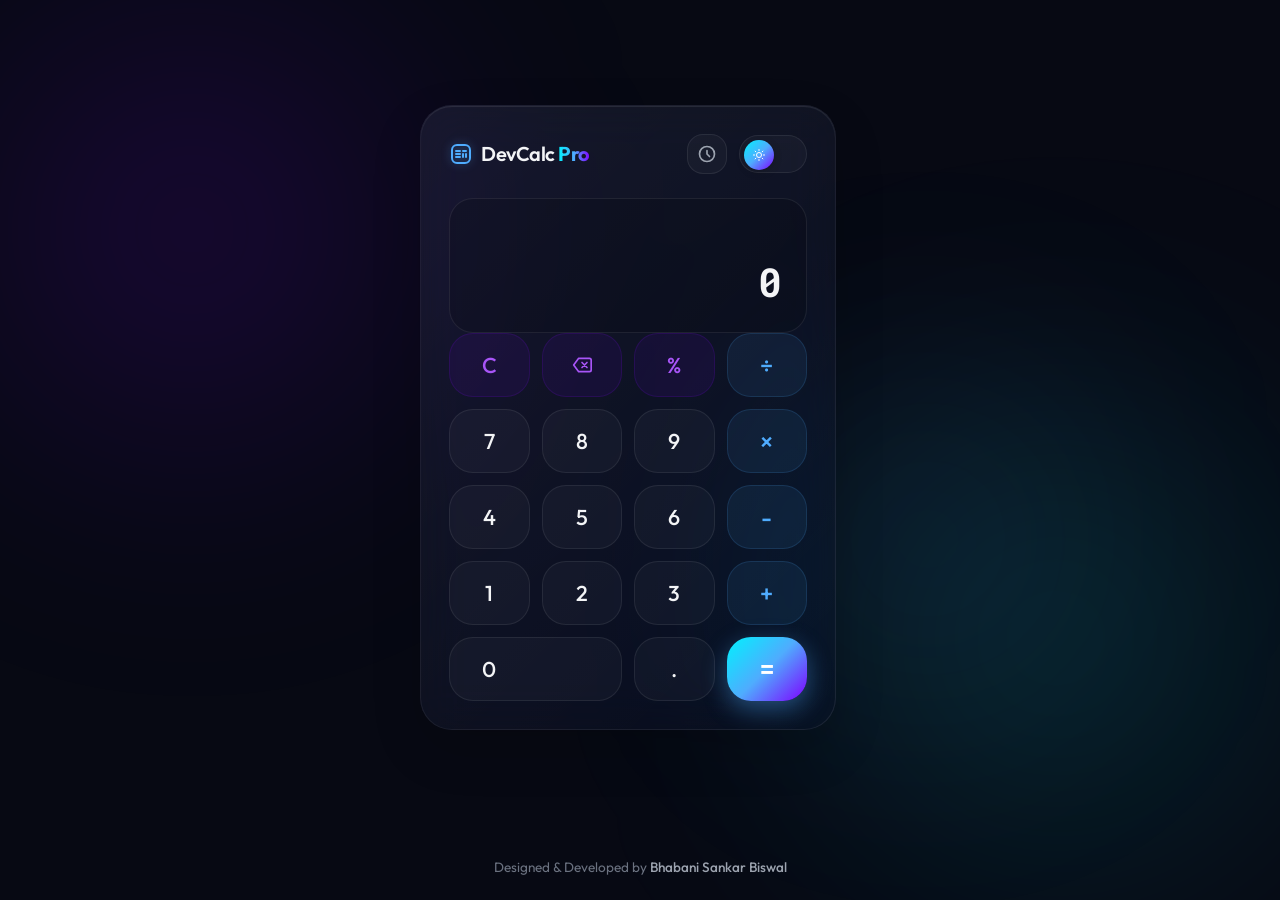
<file: calculator/index.html>
<!DOCTYPE html>
<html lang="en" data-theme="dark">
<head>
    <meta charset="UTF-8">
    <meta name="viewport" content="width=device-width, initial-scale=1.0">
    <meta name="description" content="DevCalc Pro - A premium, modern, responsive developer calculator with futuristic glassmorphism, theme toggle, and calculation history.">
    <title>DevCalc Pro - Modern Developer Calculator</title>
    <!-- Google Fonts -->
    <link rel="preconnect" href="https://fonts.googleapis.com">
    <link rel="preconnect" href="https://fonts.gstatic.com" crossorigin>
    <link href="https://fonts.googleapis.com/css2?family=Outfit:wght@300;400;500;600;700&family=Roboto+Mono:wght@400;500;700&display=swap" rel="stylesheet">
    <!-- Main Stylesheet -->
    <link rel="stylesheet" href="css/style.css">
</head>
<body>
    <!-- Background Decorative Elements -->
    <div class="bg-glow bg-glow-1"></div>
    <div class="bg-glow bg-glow-2"></div>
    <div class="bg-glow bg-glow-3"></div>

    <div class="app-container">
        <!-- Main Calculator Wrapper -->
        <main class="calculator-wrapper">
            <!-- App Header inside Wrapper -->
            <header class="app-header">
                <div class="logo">
                    <span class="logo-icon">
                        <svg width="24" height="24" viewBox="0 0 24 24" fill="none" xmlns="http://www.w3.org/2000/svg">
                            <rect x="3" y="3" width="18" height="18" rx="5" stroke="currentColor" stroke-width="2"/>
                            <path d="M7 9H11M7 12H11M7 15H11M14 9H17M14 12V15M17 12V15" stroke="currentColor" stroke-width="2" stroke-linecap="round" stroke-linejoin="round"/>
                        </svg>
                    </span>
                    <h1>DevCalc <span class="accent-text">Pro</span></h1>
                </div>
                <div class="controls">
                    <!-- History Toggle Button (Mobile/Tablet) -->
                    <button id="history-toggle-btn" class="icon-btn" aria-label="Toggle calculation history">
                        <svg width="20" height="20" viewBox="0 0 24 24" fill="none" xmlns="http://www.w3.org/2000/svg">
                            <path d="M12 8V12L15 15M21 12C21 16.9706 16.9706 21 12 21C7.02944 21 3 16.9706 3 12C3 7.02944 7.02944 3 12 3C16.9706 3 21 7.02944 21 12Z" stroke="currentColor" stroke-width="2" stroke-linecap="round" stroke-linejoin="round"/>
                        </svg>
                    </button>
                    <!-- Theme Toggle Switch -->
                    <button id="theme-toggle-btn" class="theme-toggle" aria-label="Toggle light or dark theme">
                        <span class="toggle-track">
                            <span class="toggle-thumb">
                                <span class="sun-icon">
                                    <svg width="12" height="12" viewBox="0 0 24 24" fill="none" xmlns="http://www.w3.org/2000/svg">
                                        <circle cx="12" cy="12" r="5" stroke="currentColor" stroke-width="2"/>
                                        <path d="M12 1V3M12 21V23M4.22 4.22L5.64 5.64M18.36 18.36L19.78 19.78M1 12H3M21 12H23M4.22 19.78L5.64 18.36M18.36 5.64L19.78 4.22" stroke="currentColor" stroke-width="2" stroke-linecap="round"/>
                                    </svg>
                                </span>
                                <span class="moon-icon">
                                    <svg width="12" height="12" viewBox="0 0 24 24" fill="none" xmlns="http://www.w3.org/2000/svg">
                                        <path d="M21 12.79A9 9 0 1 1 11.21 3 7 7 0 0 0 21 12.79Z" stroke="currentColor" stroke-width="2" stroke-linecap="round" stroke-linejoin="round"/>
                                    </svg>
                                </span>
                            </span>
                        </span>
                    </button>
                </div>
            </header>

            <!-- Calculator Body -->
            <div class="calculator-body">
                <!-- Display Section -->
                <div class="calculator-screen">
                    <div id="expression-display" class="expression-line" aria-live="polite"></div>
                    <div class="result-line-container">
                        <span class="equals-sign" aria-hidden="true">=</span>
                        <div id="result-display" class="result-line" aria-live="polite">0</div>
                    </div>
                </div>

                <!-- Keyboard/Buttons Grid -->
                <div class="calculator-grid">
                    <!-- Row 1: Actions -->
                    <button class="btn btn-action btn-clear" data-action="clear" id="key-clear">C</button>
                    <button class="btn btn-action btn-backspace" data-action="backspace" id="key-backspace" aria-label="Backspace">
                        <svg width="20" height="20" viewBox="0 0 24 24" fill="none" xmlns="http://www.w3.org/2000/svg">
                            <path d="M21 4H8L2 12L8 20H21C22.1 20 23 19.1 23 18V6C23 4.9 22.1 4 21 4Z" stroke="currentColor" stroke-width="2" stroke-linecap="round" stroke-linejoin="round"/>
                            <path d="M18 9L12 15M12 9L18 15" stroke="currentColor" stroke-width="2" stroke-linecap="round" stroke-linejoin="round"/>
                        </svg>
                    </button>
                    <button class="btn btn-action" data-val="%" id="key-percent">%</button>
                    <button class="btn btn-operator" data-val="÷" id="key-divide">÷</button>

                    <!-- Row 2: 7, 8, 9, Multiply -->
                    <button class="btn btn-num" data-val="7" id="key-7">7</button>
                    <button class="btn btn-num" data-val="8" id="key-8">8</button>
                    <button class="btn btn-num" data-val="9" id="key-9">9</button>
                    <button class="btn btn-operator" data-val="×" id="key-multiply">×</button>

                    <!-- Row 3: 4, 5, 6, Subtract -->
                    <button class="btn btn-num" data-val="4" id="key-4">4</button>
                    <button class="btn btn-num" data-val="5" id="key-5">5</button>
                    <button class="btn btn-num" data-val="6" id="key-6">6</button>
                    <button class="btn btn-operator" data-val="-" id="key-subtract">-</button>

                    <!-- Row 4: 1, 2, 3, Add -->
                    <button class="btn btn-num" data-val="1" id="key-1">1</button>
                    <button class="btn btn-num" data-val="2" id="key-2">2</button>
                    <button class="btn btn-num" data-val="3" id="key-3">3</button>
                    <button class="btn btn-operator" data-val="+" id="key-add">+</button>

                    <!-- Row 5: 0, Decimal, Equals -->
                    <button class="btn btn-num btn-zero" data-val="0" id="key-0">0</button>
                    <button class="btn btn-num" data-val="." id="key-decimal">.</button>
                    <button class="btn btn-equals" data-action="equals" id="key-equals">=</button>
                </div>
            </div>
        </main>

        <!-- Calculation History Drawer (Collapsible & Persistent side-by-side on desktop) -->
        <aside id="history-sidebar" class="history-sidebar">
            <div class="sidebar-header">
                <h2>Calculation History</h2>
                <div class="sidebar-actions">
                    <button id="clear-history-btn" class="text-btn" aria-label="Clear history list">
                        <svg width="14" height="14" viewBox="0 0 24 24" fill="none" xmlns="http://www.w3.org/2000/svg" style="margin-right: 4px;">
                            <path d="M19 7L18.1327 19.1425C18.0579 20.1891 17.187 21 16.1378 21H7.86224C6.81296 21 5.94208 20.1891 5.86725 19.1425L5 7M10 11V17M14 11V17M4 7H20M16 7L14.7303 4.46059C14.4172 3.83447 13.78 3.44444 13.0769 3.44444H10.9231C10.22 3.44444 9.58276 3.83447 9.26965 4.46059L8 7" stroke="currentColor" stroke-width="2" stroke-linecap="round" stroke-linejoin="round"/>
                        </svg>
                        Clear
                    </button>
                    <!-- Close button for mobile -->
                    <button id="history-close-btn" class="icon-btn close-btn" aria-label="Close history panel">
                        <svg width="20" height="20" viewBox="0 0 24 24" fill="none" xmlns="http://www.w3.org/2000/svg">
                            <path d="M18 6L6 18M6 6L18 18" stroke="currentColor" stroke-width="2" stroke-linecap="round" stroke-linejoin="round"/>
                        </svg>
                    </button>
                </div>
            </div>
            <div id="history-list" class="history-list">
                <!-- Dynamically populated or empty state -->
                <div class="history-empty">
                    <svg width="40" height="40" viewBox="0 0 24 24" fill="none" xmlns="http://www.w3.org/2000/svg" class="empty-icon">
                        <path d="M12 8V12L15 15M21 12C21 16.9706 16.9706 21 12 21C7.02944 21 3 16.9706 3 12C3 7.02944 7.02944 3 12 3C16.9706 3 21 7.02944 21 12Z" stroke="currentColor" stroke-width="2" stroke-linecap="round" stroke-linejoin="round"/>
                    </svg>
                    <p>No history yet</p>
                </div>
            </div>
        </aside>
    </div>

    <!-- Page Footer -->
    <footer class="app-footer">
        <p>Designed & Developed by <a href="https://github.com/bhabanisankar" target="_blank" rel="noopener noreferrer" class="footer-link">Bhabani Sankar Biswal</a></p>
    </footer>

    <!-- Main JavaScript -->
    <script src="js/script.js"></script>
</body>
</html>
</file>
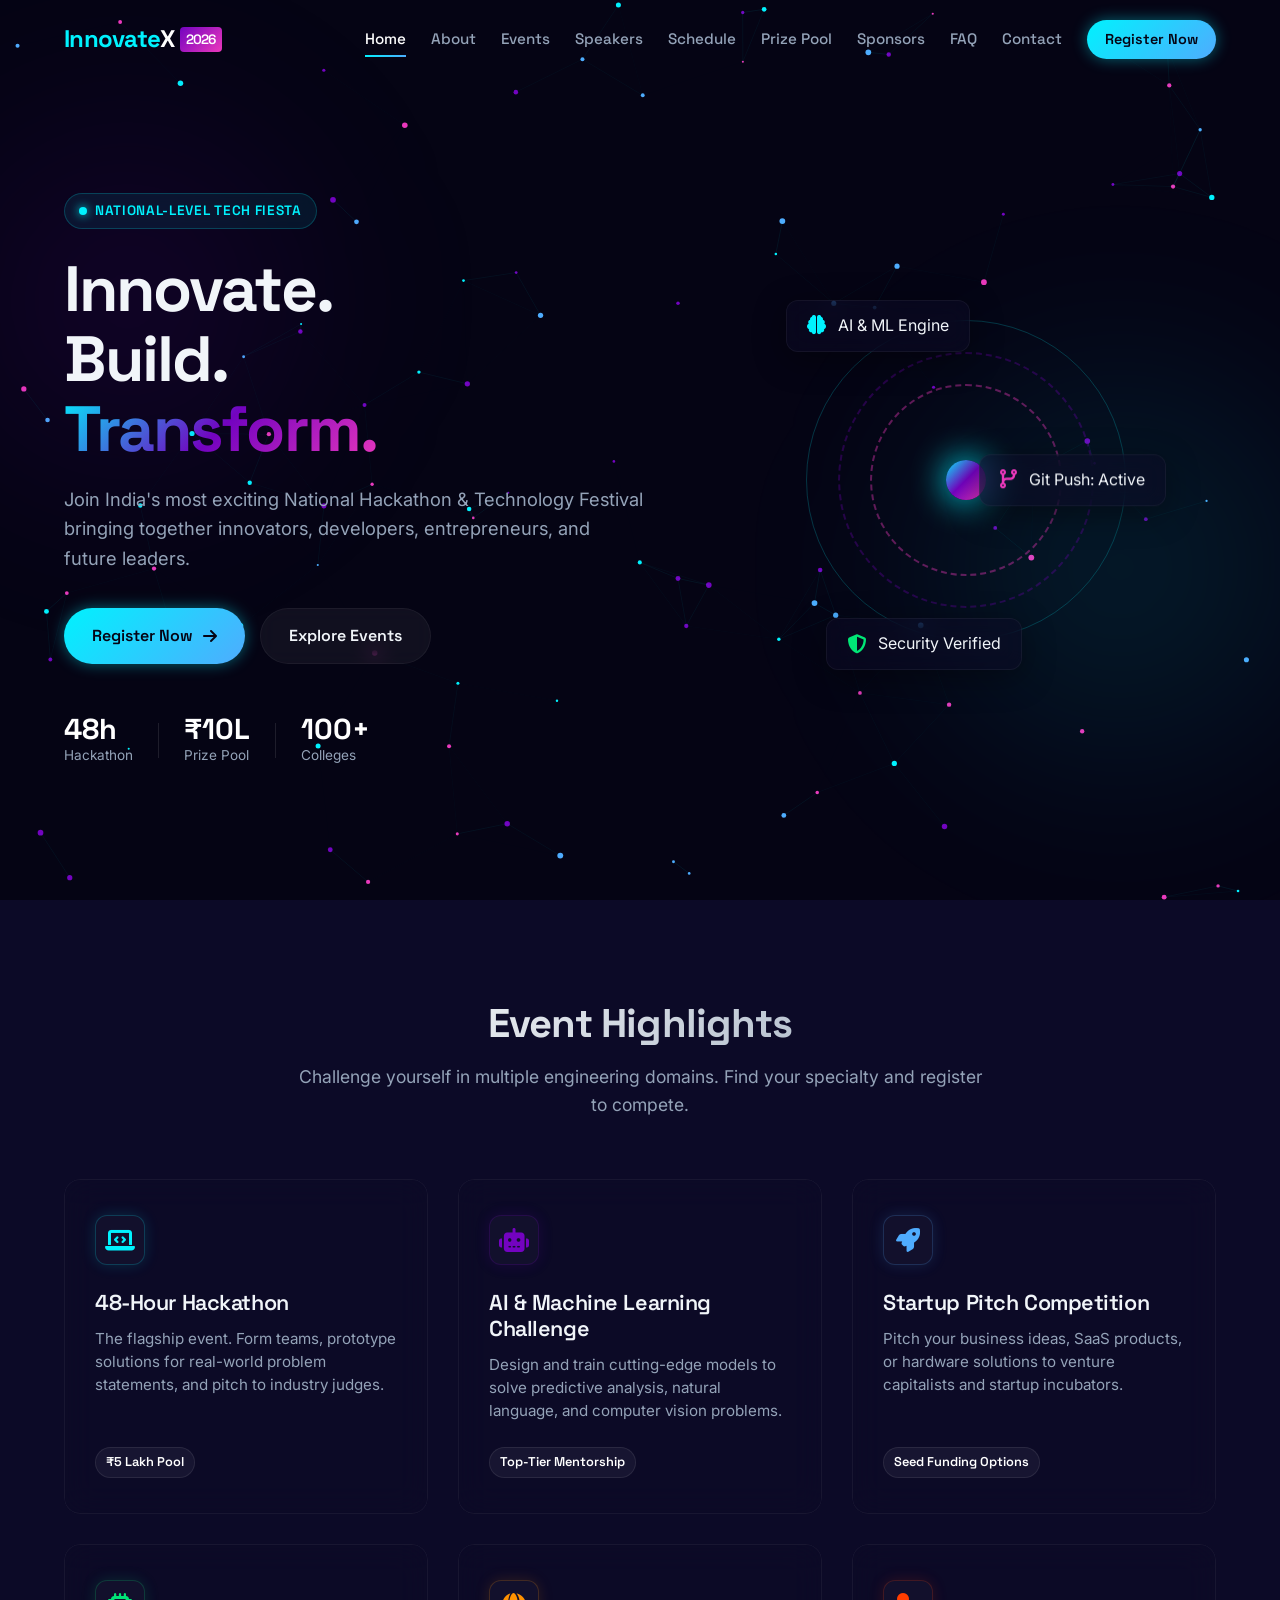
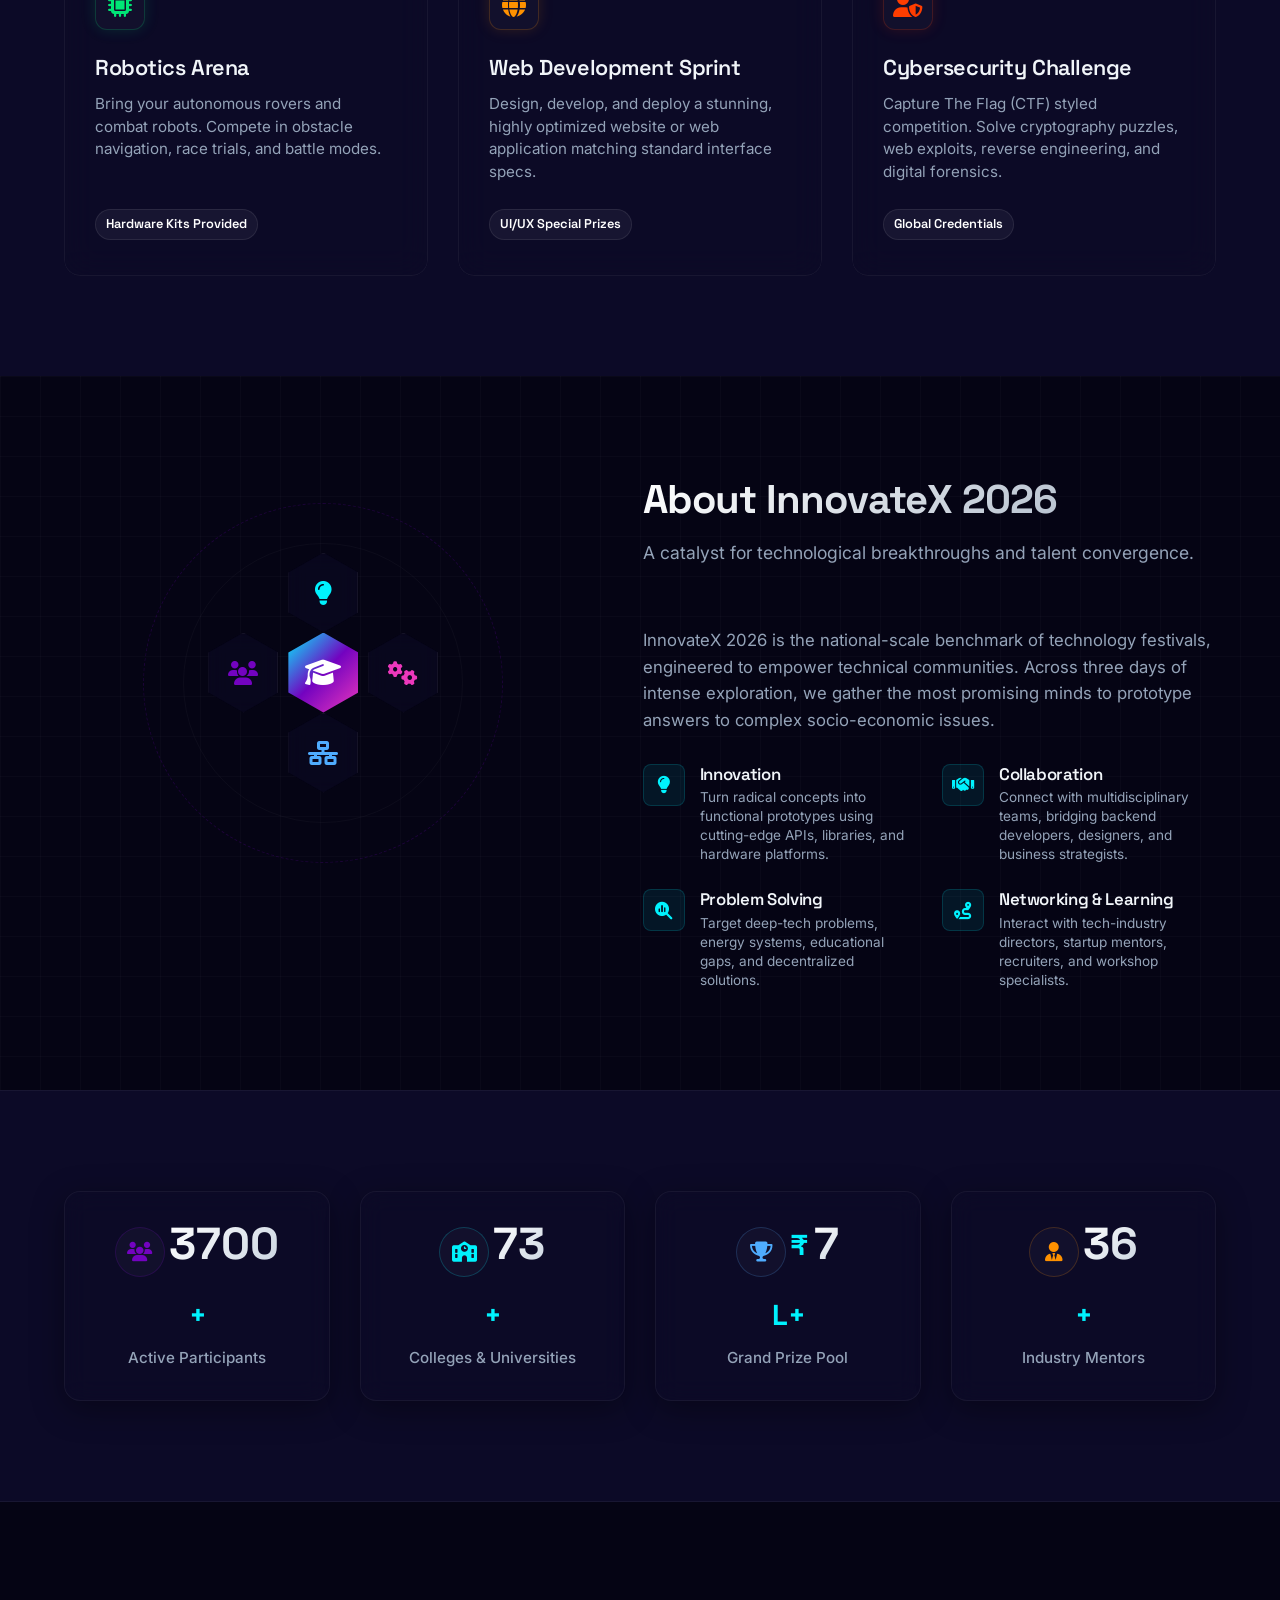
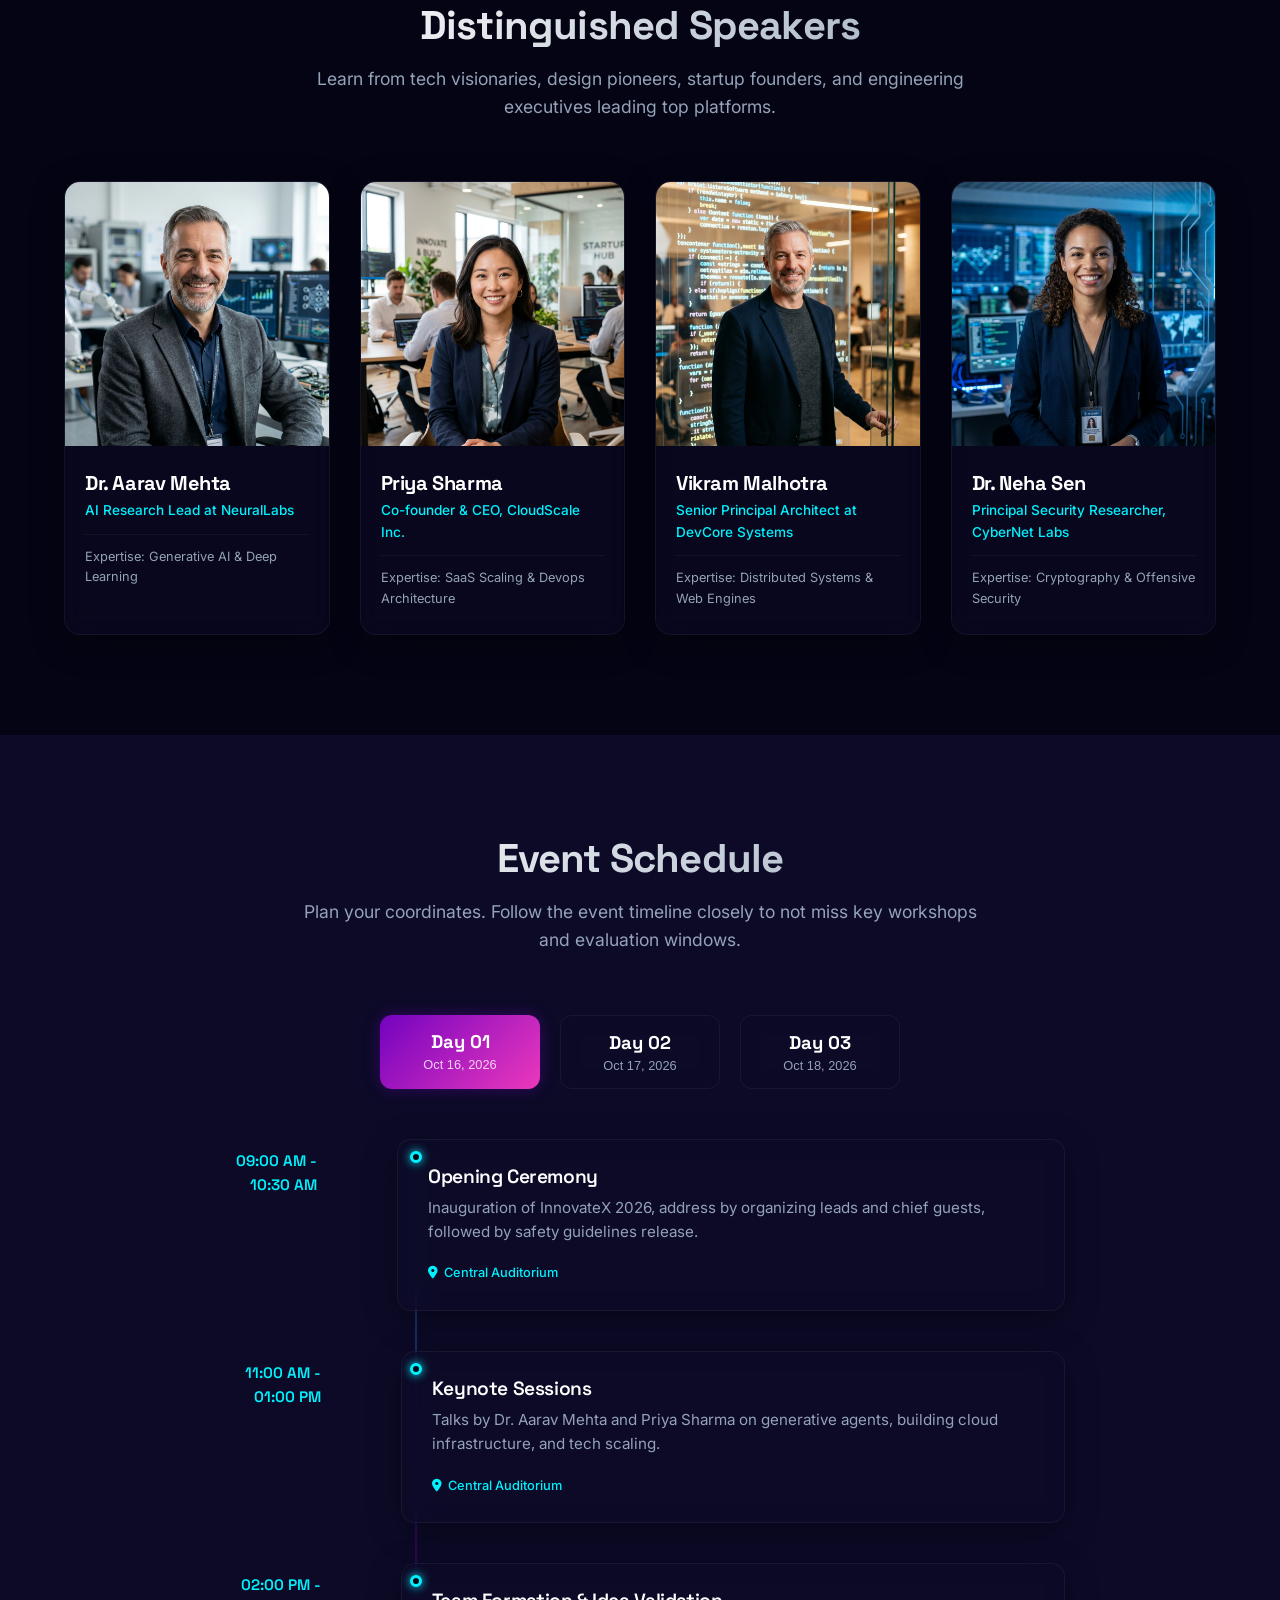
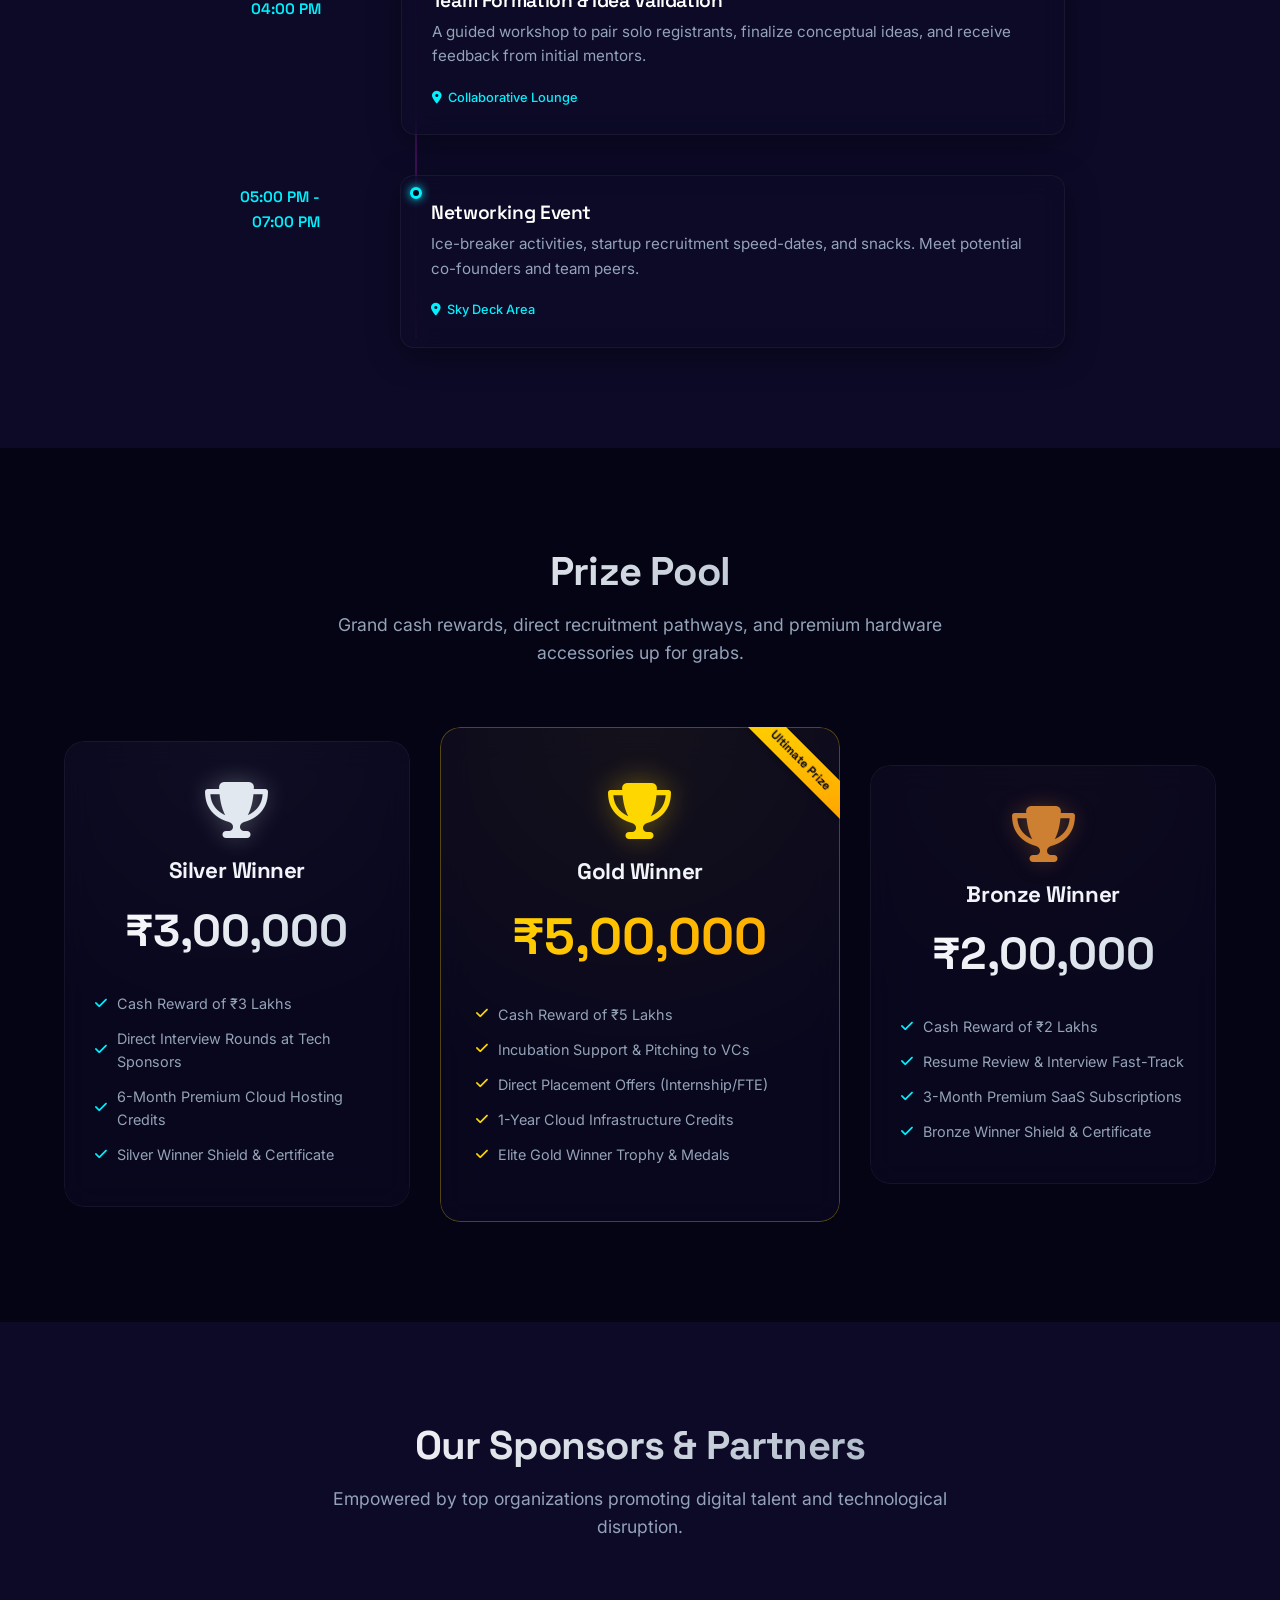
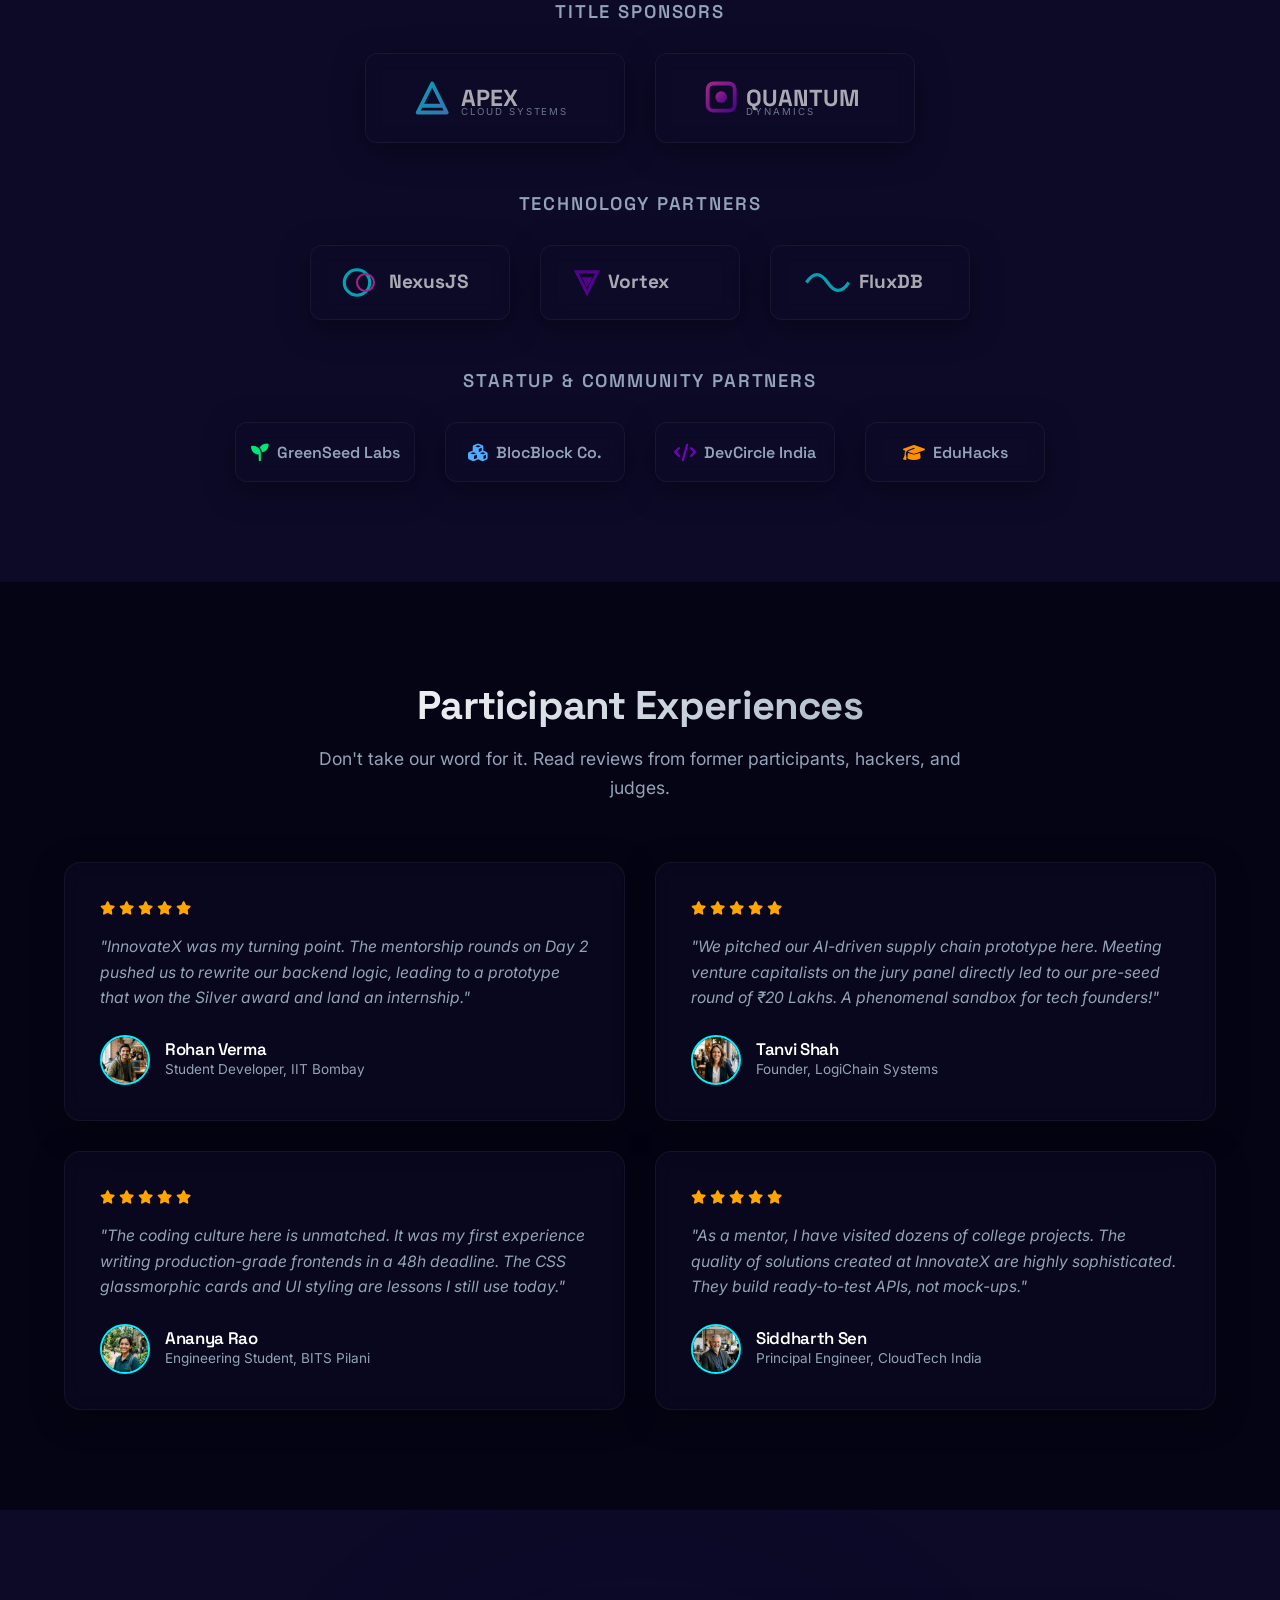
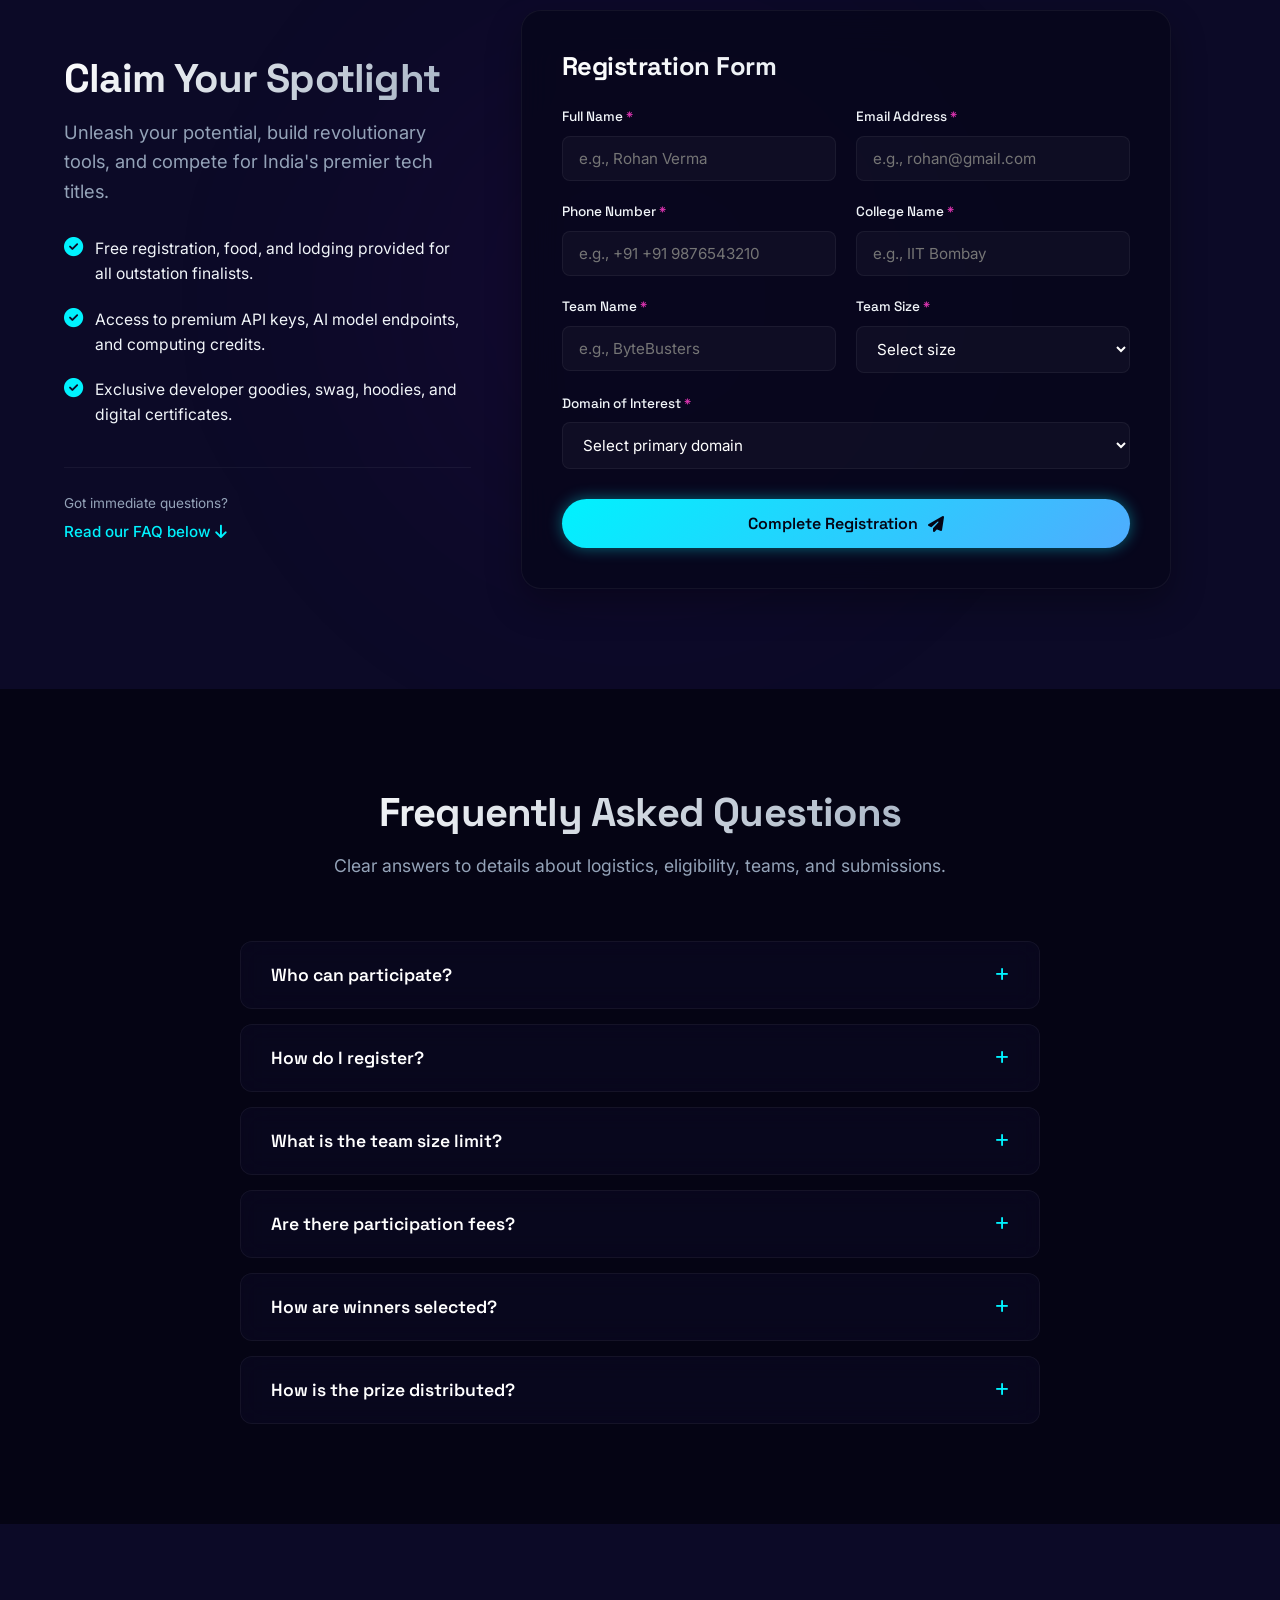
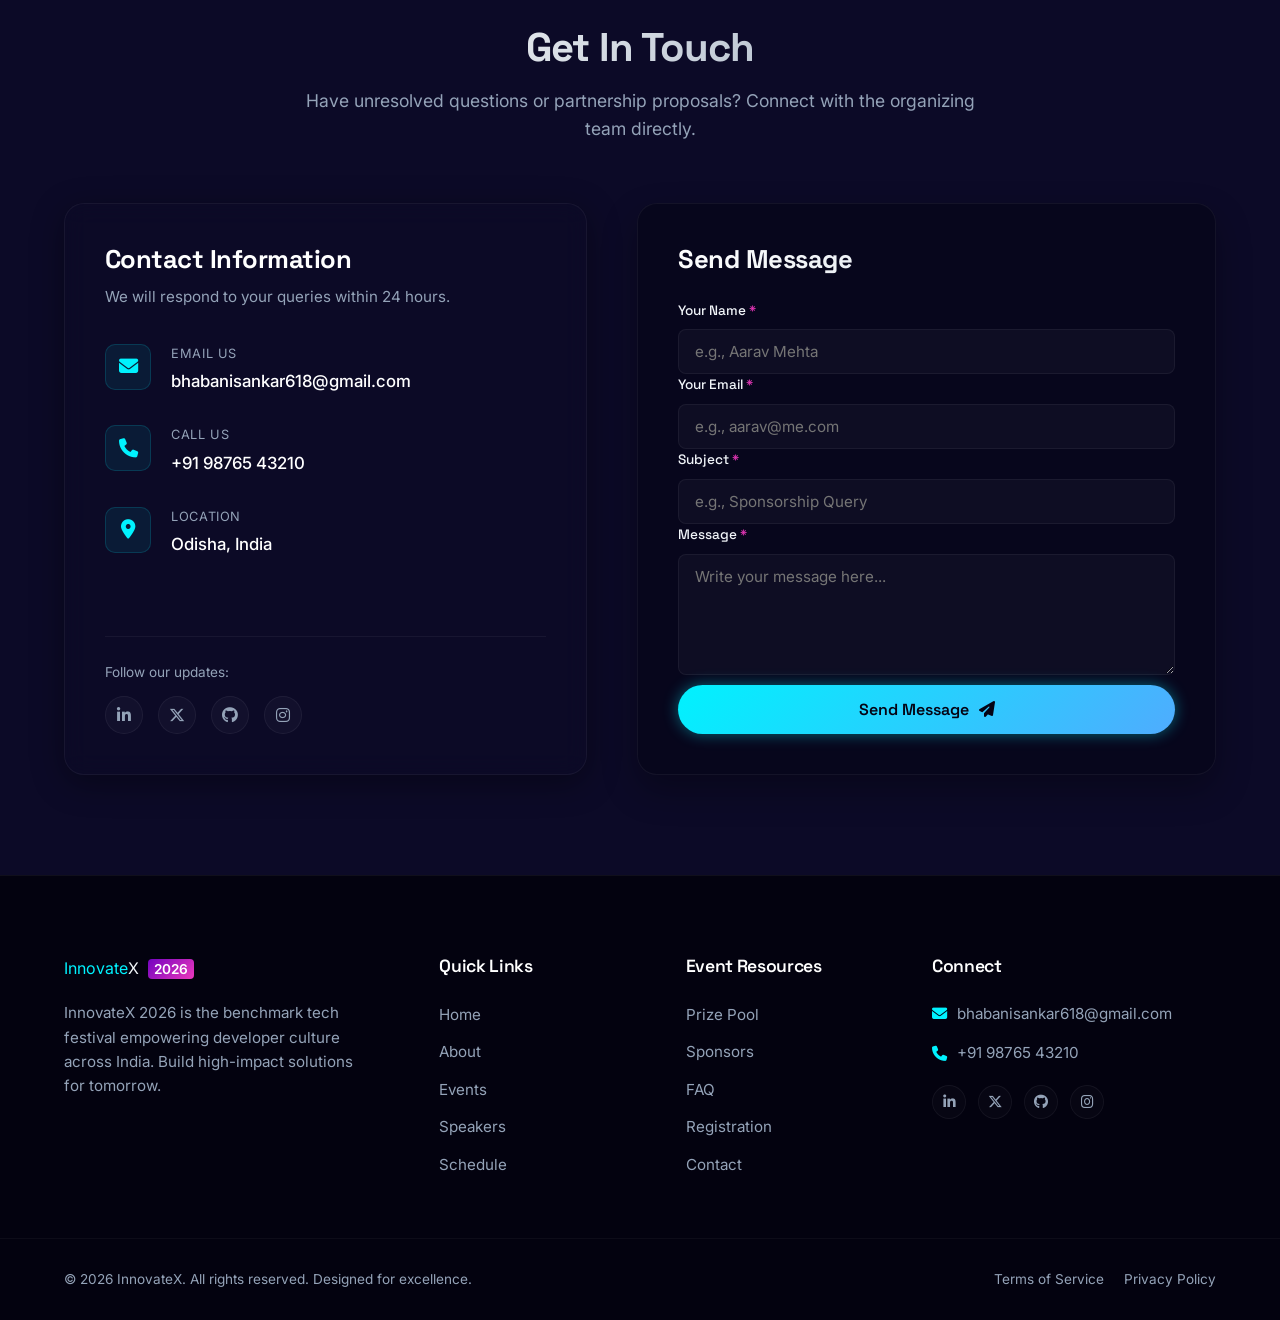
<file: landing_page/index.html>
<!DOCTYPE html>
<html lang="en">
<head>
    <meta charset="UTF-8">
    <meta name="viewport" content="width=device-width, initial-scale=1.0">
    <title>InnovateX 2026 – National Hackathon & Technology Festival</title>
    
    <!-- SEO Meta Tags -->
    <meta name="description" content="Join India's most exciting National Hackathon & Technology Festival. Innovate, Build, and Transform with top developers, designers, and innovators at InnovateX 2026.">
    <meta name="keywords" content="InnovateX, hackathon, technology festival, coding competition, AI ML challenge, robotics, web development, India tech events, developers, startups">
    <meta name="author" content="InnovateX Organizing Committee">
    
    <!-- Open Graph / Facebook -->
    <meta property="og:type" content="website">
    <meta property="og:url" content="https://innovatex2026.in/">
    <meta property="og:title" content="InnovateX 2026 – National Hackathon & Technology Festival">
    <meta property="og:description" content="Join India's most exciting National Hackathon & Technology Festival. Innovate, Build, and Transform with top developers, designers, and innovators at InnovateX 2026.">
    <meta property="og:image" content="assets/images/speaker_ai_expert.png">

    <!-- Twitter -->
    <meta property="twitter:card" content="summary_large_image">
    <meta property="twitter:url" content="https://innovatex2026.in/">
    <meta property="twitter:title" content="InnovateX 2026 – National Hackathon & Technology Festival">
    <meta property="twitter:description" content="Join India's most exciting National Hackathon & Technology Festival. Innovate, Build, and Transform with top developers, designers, and innovators at InnovateX 2026.">
    <meta property="twitter:image" content="assets/images/speaker_ai_expert.png">

    <!-- Google Fonts -->
    <link rel="preconnect" href="https://fonts.googleapis.com">
    <link rel="preconnect" href="https://fonts.gstatic.com" crossorigin>
    <link href="https://fonts.googleapis.com/css2?family=Inter:wght@300;400;500;600;700&family=Space+Grotesk:wght@400;500;600;700&display=swap" rel="stylesheet">
    
    <!-- Font Awesome Icons -->
    <link rel="stylesheet" href="https://cdnjs.cloudflare.com/ajax/libs/font-awesome/6.4.0/css/all.min.css">
    
    <!-- Custom CSS -->
    <link rel="stylesheet" href="css/style.css">
</head>
<body>
    <!-- Background Canvas for Particles -->
    <canvas id="particles-canvas"></canvas>

    <!-- Navigation Bar -->
    <header class="navbar-header" id="navbar">
        <div class="nav-container">
            <a href="#home" class="logo" id="nav-logo">
                <span class="logo-accent">Innovate</span>X <span class="logo-year">2026</span>
            </a>
            <button class="mobile-nav-toggle" aria-label="Toggle navigation menu" id="hamburger-menu">
                <span class="bar"></span>
                <span class="bar"></span>
                <span class="bar"></span>
            </button>
            <nav class="nav-menu" id="nav-menu">
                <a href="#home" class="nav-link active">Home</a>
                <a href="#about" class="nav-link">About</a>
                <a href="#events" class="nav-link">Events</a>
                <a href="#speakers" class="nav-link">Speakers</a>
                <a href="#schedule" class="nav-link">Schedule</a>
                <a href="#prize-pool" class="nav-link">Prize Pool</a>
                <a href="#sponsors" class="nav-link">Sponsors</a>
                <a href="#faq" class="nav-link">FAQ</a>
                <a href="#contact" class="nav-link">Contact</a>
                <a href="#registration" class="nav-cta-btn">Register Now</a>
            </nav>
        </div>
    </header>

    <main>
        <!-- Hero Section -->
        <section id="home" class="hero-section">
            <div class="hero-glow-1"></div>
            <div class="hero-glow-2"></div>
            <div class="container hero-container">
                <div class="hero-content">
                    <div class="hero-badge reveal-fade">
                        <span class="badge-dot"></span>
                        <span class="badge-text">National-Level Tech Fiesta</span>
                    </div>
                    <h1 class="hero-title reveal-slide">
                        Innovate.<br>Build.<br><span class="gradient-text">Transform.</span>
                    </h1>
                    <p class="hero-subtitle reveal-fade">
                        Join India's most exciting National Hackathon & Technology Festival bringing together innovators, developers, entrepreneurs, and future leaders.
                    </p>
                    <div class="hero-actions reveal-fade">
                        <a href="#registration" class="btn btn-primary btn-ripple">Register Now <i class="fa-solid fa-arrow-right"></i></a>
                        <a href="#events" class="btn btn-secondary btn-ripple">Explore Events</a>
                    </div>
                    <div class="hero-stats-quick reveal-fade">
                        <div class="stat-quick-item">
                            <span class="stat-quick-num">48h</span>
                            <span class="stat-quick-label">Hackathon</span>
                        </div>
                        <div class="stat-divider"></div>
                        <div class="stat-quick-item">
                            <span class="stat-quick-num">₹10L</span>
                            <span class="stat-quick-label">Prize Pool</span>
                        </div>
                        <div class="stat-divider"></div>
                        <div class="stat-quick-item">
                            <span class="stat-quick-num">100+</span>
                            <span class="stat-quick-label">Colleges</span>
                        </div>
                    </div>
                </div>
                <div class="hero-visual reveal-fade">
                    <div class="hero-card-mesh">
                        <!-- Futuristic Hologram Simulation -->
                        <div class="mesh-sphere">
                            <div class="sphere-ring ring-1"></div>
                            <div class="sphere-ring ring-2"></div>
                            <div class="sphere-ring ring-3"></div>
                            <div class="sphere-core"></div>
                        </div>
                        <!-- Floating Tech Cards -->
                        <div class="floating-card c1">
                            <i class="fa-solid fa-brain card-icon"></i>
                            <span class="card-title">AI & ML Engine</span>
                        </div>
                        <div class="floating-card c2">
                            <i class="fa-solid fa-code-branch card-icon"></i>
                            <span class="card-title">Git Push: Active</span>
                        </div>
                        <div class="floating-card c3">
                            <i class="fa-solid fa-shield-halved card-icon"></i>
                            <span class="card-title">Security Verified</span>
                        </div>
                    </div>
                </div>
            </div>
        </section>

        <!-- Event Highlights Section -->
        <section id="events" class="events-section">
            <div class="container">
                <div class="section-header text-center">
                    <h2 class="section-title reveal-slide">Event Highlights</h2>
                    <p class="section-subtitle reveal-fade">Challenge yourself in multiple engineering domains. Find your specialty and register to compete.</p>
                </div>
                <div class="events-grid">
                    <!-- Card 1 -->
                    <div class="event-card reveal-fade">
                        <div class="card-glow"></div>
                        <div class="card-inner">
                            <div class="event-icon-box cyan-glow">
                                <i class="fa-solid fa-laptop-code"></i>
                            </div>
                            <h3 class="event-card-title">48-Hour Hackathon</h3>
                            <p class="event-card-desc">The flagship event. Form teams, prototype solutions for real-world problem statements, and pitch to industry judges.</p>
                            <span class="event-card-badge">₹5 Lakh Pool</span>
                        </div>
                    </div>
                    <!-- Card 2 -->
                    <div class="event-card reveal-fade">
                        <div class="card-glow"></div>
                        <div class="card-inner">
                            <div class="event-icon-box purple-glow">
                                <i class="fa-solid fa-robot"></i>
                            </div>
                            <h3 class="event-card-title">AI & Machine Learning Challenge</h3>
                            <p class="event-card-desc">Design and train cutting-edge models to solve predictive analysis, natural language, and computer vision problems.</p>
                            <span class="event-card-badge">Top-Tier Mentorship</span>
                        </div>
                    </div>
                    <!-- Card 3 -->
                    <div class="event-card reveal-fade">
                        <div class="card-glow"></div>
                        <div class="card-inner">
                            <div class="event-icon-box blue-glow">
                                <i class="fa-solid fa-rocket"></i>
                            </div>
                            <h3 class="event-card-title">Startup Pitch Competition</h3>
                            <p class="event-card-desc">Pitch your business ideas, SaaS products, or hardware solutions to venture capitalists and startup incubators.</p>
                            <span class="event-card-badge">Seed Funding Options</span>
                        </div>
                    </div>
                    <!-- Card 4 -->
                    <div class="event-card reveal-fade">
                        <div class="card-glow"></div>
                        <div class="card-inner">
                            <div class="event-icon-box green-glow">
                                <i class="fa-solid fa-microchip"></i>
                            </div>
                            <h3 class="event-card-title">Robotics Arena</h3>
                            <p class="event-card-desc">Bring your autonomous rovers and combat robots. Compete in obstacle navigation, race trials, and battle modes.</p>
                            <span class="event-card-badge">Hardware Kits Provided</span>
                        </div>
                    </div>
                    <!-- Card 5 -->
                    <div class="event-card reveal-fade">
                        <div class="card-glow"></div>
                        <div class="card-inner">
                            <div class="event-icon-box orange-glow">
                                <i class="fa-solid fa-globe"></i>
                            </div>
                            <h3 class="event-card-title">Web Development Sprint</h3>
                            <p class="event-card-desc">Design, develop, and deploy a stunning, highly optimized website or web application matching standard interface specs.</p>
                            <span class="event-card-badge">UI/UX Special Prizes</span>
                        </div>
                    </div>
                    <!-- Card 6 -->
                    <div class="event-card reveal-fade">
                        <div class="card-glow"></div>
                        <div class="card-inner">
                            <div class="event-icon-box red-glow">
                                <i class="fa-solid fa-user-shield"></i>
                            </div>
                            <h3 class="event-card-title">Cybersecurity Challenge</h3>
                            <p class="event-card-desc">Capture The Flag (CTF) styled competition. Solve cryptography puzzles, web exploits, reverse engineering, and digital forensics.</p>
                            <span class="event-card-badge">Global Credentials</span>
                        </div>
                    </div>
                </div>
            </div>
        </section>

        <!-- About Section -->
        <section id="about" class="about-section">
            <div class="about-bg-grid"></div>
            <div class="container">
                <div class="about-layout">
                    <div class="about-visual reveal-fade">
                        <div class="about-ill-container">
                            <div class="about-ill-ring inner-ring"></div>
                            <div class="about-ill-ring outer-ring"></div>
                            <div class="about-hex-grid">
                                <div class="hex hex-1"><i class="fa-solid fa-lightbulb"></i></div>
                                <div class="hex hex-2"><i class="fa-solid fa-users"></i></div>
                                <div class="hex hex-3"><i class="fa-solid fa-gears"></i></div>
                                <div class="hex hex-4"><i class="fa-solid fa-network-wired"></i></div>
                                <div class="hex hex-5"><i class="fa-solid fa-graduation-cap"></i></div>
                            </div>
                        </div>
                    </div>
                    <div class="about-content">
                        <div class="section-header">
                            <h2 class="section-title reveal-slide">About InnovateX 2026</h2>
                            <p class="section-subtitle reveal-fade">A catalyst for technological breakthroughs and talent convergence.</p>
                        </div>
                        <div class="about-body reveal-fade">
                            <p>InnovateX 2026 is the national-scale benchmark of technology festivals, engineered to empower technical communities. Across three days of intense exploration, we gather the most promising minds to prototype answers to complex socio-economic issues.</p>
                            <div class="about-pillars">
                                <div class="pillar-item">
                                    <div class="pillar-icon"><i class="fa-solid fa-lightbulb"></i></div>
                                    <div class="pillar-info">
                                        <h4>Innovation</h4>
                                        <p>Turn radical concepts into functional prototypes using cutting-edge APIs, libraries, and hardware platforms.</p>
                                    </div>
                                </div>
                                <div class="pillar-item">
                                    <div class="pillar-icon"><i class="fa-solid fa-handshake"></i></div>
                                    <div class="pillar-info">
                                        <h4>Collaboration</h4>
                                        <p>Connect with multidisciplinary teams, bridging backend developers, designers, and business strategists.</p>
                                    </div>
                                </div>
                                <div class="pillar-item">
                                    <div class="pillar-icon"><i class="fa-solid fa-magnifying-glass-chart"></i></div>
                                    <div class="pillar-info">
                                        <h4>Problem Solving</h4>
                                        <p>Target deep-tech problems, energy systems, educational gaps, and decentralized solutions.</p>
                                    </div>
                                </div>
                                <div class="pillar-item">
                                    <div class="pillar-icon"><i class="fa-solid fa-route"></i></div>
                                    <div class="pillar-info">
                                        <h4>Networking & Learning</h4>
                                        <p>Interact with tech-industry directors, startup mentors, recruiters, and workshop specialists.</p>
                                    </div>
                                </div>
                            </div>
                        </div>
                    </div>
                </div>
            </div>
        </section>

        <!-- Statistics Section -->
        <section id="statistics" class="stats-section">
            <div class="container stats-container">
                <!-- Stat Item 1 -->
                <div class="stat-card reveal-fade">
                    <div class="stat-icon-wrapper purple"><i class="fa-solid fa-users"></i></div>
                    <div class="stat-number" data-target="5000">0</div>
                    <div class="stat-plus">+</div>
                    <p class="stat-label">Active Participants</p>
                </div>
                <!-- Stat Item 2 -->
                <div class="stat-card reveal-fade">
                    <div class="stat-icon-wrapper cyan"><i class="fa-solid fa-school"></i></div>
                    <div class="stat-number" data-target="100">0</div>
                    <div class="stat-plus">+</div>
                    <p class="stat-label">Colleges & Universities</p>
                </div>
                <!-- Stat Item 3 -->
                <div class="stat-card reveal-fade">
                    <div class="stat-icon-wrapper blue"><i class="fa-solid fa-trophy"></i></div>
                    <span class="stat-currency">₹</span>
                    <div class="stat-number" data-target="10">0</div>
                    <div class="stat-plus">L+</div>
                    <p class="stat-label">Grand Prize Pool</p>
                </div>
                <!-- Stat Item 4 -->
                <div class="stat-card reveal-fade">
                    <div class="stat-icon-wrapper orange"><i class="fa-solid fa-user-tie"></i></div>
                    <div class="stat-number" data-target="50">0</div>
                    <div class="stat-plus">+</div>
                    <p class="stat-label">Industry Mentors</p>
                </div>
            </div>
        </section>

        <!-- Speakers Section -->
        <section id="speakers" class="speakers-section">
            <div class="container">
                <div class="section-header text-center">
                    <h2 class="section-title reveal-slide">Distinguished Speakers</h2>
                    <p class="section-subtitle reveal-fade">Learn from tech visionaries, design pioneers, startup founders, and engineering executives leading top platforms.</p>
                </div>
                <div class="speakers-grid">
                    <!-- Speaker 1 -->
                    <div class="speaker-card reveal-fade">
                        <div class="speaker-img-container">
                            <img src="assets/images/speaker_ai_expert.png" alt="Dr. Aarav Mehta" class="speaker-img">
                            <div class="speaker-socials">
                                <a href="https://linkedin.com" target="_blank" aria-label="LinkedIn Profile"><i class="fa-brands fa-linkedin-in"></i></a>
                                <a href="https://twitter.com" target="_blank" aria-label="Twitter Profile"><i class="fa-brands fa-x-twitter"></i></a>
                                <a href="https://github.com" target="_blank" aria-label="GitHub Profile"><i class="fa-brands fa-github"></i></a>
                            </div>
                        </div>
                        <div class="speaker-info">
                            <h3 class="speaker-name">Dr. Aarav Mehta</h3>
                            <p class="speaker-designation">AI Research Lead at NeuralLabs</p>
                            <span class="speaker-specialty">Expertise: Generative AI & Deep Learning</span>
                        </div>
                    </div>
                    <!-- Speaker 2 -->
                    <div class="speaker-card reveal-fade">
                        <div class="speaker-img-container">
                            <img src="assets/images/speaker_founder.png" alt="Priya Sharma" class="speaker-img">
                            <div class="speaker-socials">
                                <a href="https://linkedin.com" target="_blank" aria-label="LinkedIn Profile"><i class="fa-brands fa-linkedin-in"></i></a>
                                <a href="https://twitter.com" target="_blank" aria-label="Twitter Profile"><i class="fa-brands fa-x-twitter"></i></a>
                                <a href="https://github.com" target="_blank" aria-label="GitHub Profile"><i class="fa-brands fa-github"></i></a>
                            </div>
                        </div>
                        <div class="speaker-info">
                            <h3 class="speaker-name">Priya Sharma</h3>
                            <p class="speaker-designation">Co-founder & CEO, CloudScale Inc.</p>
                            <span class="speaker-specialty">Expertise: SaaS Scaling & Devops Architecture</span>
                        </div>
                    </div>
                    <!-- Speaker 3 -->
                    <div class="speaker-card reveal-fade">
                        <div class="speaker-img-container">
                            <img src="assets/images/speaker_architect.png" alt="Vikram Malhotra" class="speaker-img">
                            <div class="speaker-socials">
                                <a href="https://linkedin.com" target="_blank" aria-label="LinkedIn Profile"><i class="fa-brands fa-linkedin-in"></i></a>
                                <a href="https://twitter.com" target="_blank" aria-label="Twitter Profile"><i class="fa-brands fa-x-twitter"></i></a>
                                <a href="https://github.com" target="_blank" aria-label="GitHub Profile"><i class="fa-brands fa-github"></i></a>
                            </div>
                        </div>
                        <div class="speaker-info">
                            <h3 class="speaker-name">Vikram Malhotra</h3>
                            <p class="speaker-designation">Senior Principal Architect at DevCore Systems</p>
                            <span class="speaker-specialty">Expertise: Distributed Systems & Web Engines</span>
                        </div>
                    </div>
                    <!-- Speaker 4 -->
                    <div class="speaker-card reveal-fade">
                        <div class="speaker-img-container">
                            <img src="assets/images/speaker_cybersec.png" alt="Dr. Neha Sen" class="speaker-img">
                            <div class="speaker-socials">
                                <a href="https://linkedin.com" target="_blank" aria-label="LinkedIn Profile"><i class="fa-brands fa-linkedin-in"></i></a>
                                <a href="https://twitter.com" target="_blank" aria-label="Twitter Profile"><i class="fa-brands fa-x-twitter"></i></a>
                                <a href="https://github.com" target="_blank" aria-label="GitHub Profile"><i class="fa-brands fa-github"></i></a>
                            </div>
                        </div>
                        <div class="speaker-info">
                            <h3 class="speaker-name">Dr. Neha Sen</h3>
                            <p class="speaker-designation">Principal Security Researcher, CyberNet Labs</p>
                            <span class="speaker-specialty">Expertise: Cryptography & Offensive Security</span>
                        </div>
                    </div>
                </div>
            </div>
        </section>

        <!-- Schedule Section -->
        <section id="schedule" class="schedule-section">
            <div class="container">
                <div class="section-header text-center">
                    <h2 class="section-title reveal-slide">Event Schedule</h2>
                    <p class="section-subtitle reveal-fade">Plan your coordinates. Follow the event timeline closely to not miss key workshops and evaluation windows.</p>
                </div>

                <div class="schedule-tabs reveal-fade">
                    <button class="tab-btn active" data-day="day1">
                        <span class="tab-day">Day 01</span>
                        <span class="tab-date">Oct 16, 2026</span>
                    </button>
                    <button class="tab-btn" data-day="day2">
                        <span class="tab-day">Day 02</span>
                        <span class="tab-date">Oct 17, 2026</span>
                    </button>
                    <button class="tab-btn" data-day="day3">
                        <span class="tab-day">Day 03</span>
                        <span class="tab-date">Oct 18, 2026</span>
                    </button>
                </div>

                <!-- Timeline Container -->
                <div class="schedule-timeline-container reveal-fade">
                    <!-- Day 1 Content -->
                    <div class="timeline-day-content active" id="day1">
                        <div class="timeline-item">
                            <div class="timeline-time">09:00 AM - 10:30 AM</div>
                            <div class="timeline-dot"></div>
                            <div class="timeline-details">
                                <h4 class="timeline-title">Opening Ceremony</h4>
                                <p class="timeline-desc">Inauguration of InnovateX 2026, address by organizing leads and chief guests, followed by safety guidelines release.</p>
                                <span class="timeline-loc"><i class="fa-solid fa-location-dot"></i> Central Auditorium</span>
                            </div>
                        </div>
                        <div class="timeline-item">
                            <div class="timeline-time">11:00 AM - 01:00 PM</div>
                            <div class="timeline-dot"></div>
                            <div class="timeline-details">
                                <h4 class="timeline-title">Keynote Sessions</h4>
                                <p class="timeline-desc">Talks by Dr. Aarav Mehta and Priya Sharma on generative agents, building cloud infrastructure, and tech scaling.</p>
                                <span class="timeline-loc"><i class="fa-solid fa-location-dot"></i> Central Auditorium</span>
                            </div>
                        </div>
                        <div class="timeline-item">
                            <div class="timeline-time">02:00 PM - 04:00 PM</div>
                            <div class="timeline-dot"></div>
                            <div class="timeline-details">
                                <h4 class="timeline-title">Team Formation & Idea Validation</h4>
                                <p class="timeline-desc">A guided workshop to pair solo registrants, finalize conceptual ideas, and receive feedback from initial mentors.</p>
                                <span class="timeline-loc"><i class="fa-solid fa-location-dot"></i> Collaborative Lounge</span>
                            </div>
                        </div>
                        <div class="timeline-item">
                            <div class="timeline-time">05:00 PM - 07:00 PM</div>
                            <div class="timeline-dot"></div>
                            <div class="timeline-details">
                                <h4 class="timeline-title">Networking Event</h4>
                                <p class="timeline-desc">Ice-breaker activities, startup recruitment speed-dates, and snacks. Meet potential co-founders and team peers.</p>
                                <span class="timeline-loc"><i class="fa-solid fa-location-dot"></i> Sky Deck Area</span>
                            </div>
                        </div>
                    </div>

                    <!-- Day 2 Content -->
                    <div class="timeline-day-content" id="day2">
                        <div class="timeline-item">
                            <div class="timeline-time">08:00 AM</div>
                            <div class="timeline-dot"></div>
                            <div class="timeline-details">
                                <h4 class="timeline-title">48-Hour Hackathon Hacking Begins</h4>
                                <p class="timeline-desc">Problem statements are unlocked. Hacking lines open, GitHub repositories initialized, and data assets deployed.</p>
                                <span class="timeline-loc"><i class="fa-solid fa-location-dot"></i> Hacker Arena</span>
                            </div>
                        </div>
                        <div class="timeline-item">
                            <div class="timeline-time">10:00 AM - 01:00 PM</div>
                            <div class="timeline-dot"></div>
                            <div class="timeline-details">
                                <h4 class="timeline-title">Interactive Workshops</h4>
                                <p class="timeline-desc">Deep dives into Kubernetes clustering, building serverless backends, and fine-tuning lightweight models.</p>
                                <span class="timeline-loc"><i class="fa-solid fa-location-dot"></i> Seminar Hall B</span>
                            </div>
                        </div>
                        <div class="timeline-item">
                            <div class="timeline-time">02:00 PM - 06:00 PM</div>
                            <div class="timeline-dot"></div>
                            <div class="timeline-details">
                                <h4 class="timeline-title">Mentor Evaluation Round 1</h4>
                                <p class="timeline-desc">Technical review of active designs, databases, codebases, and architectural decisions. Pivot guidelines provided.</p>
                                <span class="timeline-loc"><i class="fa-solid fa-location-dot"></i> Mentor Cabins</span>
                            </div>
                        </div>
                        <div class="timeline-item">
                            <div class="timeline-time">09:00 PM - 11:00 PM</div>
                            <div class="timeline-dot"></div>
                            <div class="timeline-details">
                                <h4 class="timeline-title">Midnight Pitch Checks</h4>
                                <p class="timeline-desc">Informal pitch simulations with mentors to sharpen visual slides and clear prototype descriptions.</p>
                                <span class="timeline-loc"><i class="fa-solid fa-location-dot"></i> Hacker Lounge</span>
                            </div>
                        </div>
                    </div>

                    <!-- Day 3 Content -->
                    <div class="timeline-day-content" id="day3">
                        <div class="timeline-item">
                            <div class="timeline-time">08:00 AM</div>
                            <div class="timeline-dot"></div>
                            <div class="timeline-details">
                                <h4 class="timeline-title">Hackathon Submission Window Closes</h4>
                                <p class="timeline-desc">Code freeze. All repositories must be committed and live deployment URLs uploaded to the hackathon portal.</p>
                                <span class="timeline-loc"><i class="fa-solid fa-location-dot"></i> Submit Portal</span>
                            </div>
                        </div>
                        <div class="timeline-item">
                            <div class="timeline-time">10:00 AM - 01:00 PM</div>
                            <div class="timeline-dot"></div>
                            <div class="timeline-details">
                                <h4 class="timeline-title">Final Presentations & Demos</h4>
                                <p class="timeline-desc">Top 15 shortlisted teams present live functional applications and slide decks to the jury panel.</p>
                                <span class="timeline-loc"><i class="fa-solid fa-location-dot"></i> Main Stage Room</span>
                            </div>
                        </div>
                        <div class="timeline-item">
                            <div class="timeline-time">02:00 PM - 04:00 PM</div>
                            <div class="timeline-dot"></div>
                            <div class="timeline-details">
                                <h4 class="timeline-title">Jury Final Evaluation</h4>
                                <p class="timeline-desc">Jury panels compute code quality scores, business value, innovation level, and responsive design metrics.</p>
                                <span class="timeline-loc"><i class="fa-solid fa-location-dot"></i> Conference Office</span>
                            </div>
                        </div>
                        <div class="timeline-item">
                            <div class="timeline-time">05:00 PM - 07:00 PM</div>
                            <div class="timeline-dot"></div>
                            <div class="timeline-details">
                                <h4 class="timeline-title">Award & Closing Ceremony</h4>
                                <p class="timeline-desc">Declaration of Gold, Silver, and Bronze winners, distribution of trophies, prize pool certificates, and closing remarks.</p>
                                <span class="timeline-loc"><i class="fa-solid fa-location-dot"></i> Central Auditorium</span>
                            </div>
                        </div>
                    </div>
                </div>
            </div>
        </section>

        <!-- Prize Pool Section -->
        <section id="prize-pool" class="prizes-section">
            <div class="container">
                <div class="section-header text-center">
                    <h2 class="section-title reveal-slide">Prize Pool</h2>
                    <p class="section-subtitle reveal-fade">Grand cash rewards, direct recruitment pathways, and premium hardware accessories up for grabs.</p>
                </div>
                <div class="prizes-grid">
                    <!-- Silver Winner -->
                    <div class="prize-card silver-prize reveal-fade">
                        <div class="prize-glow"></div>
                        <div class="prize-inner">
                            <div class="prize-icon-box">
                                <i class="fa-solid fa-trophy trophy-silver"></i>
                            </div>
                            <h3 class="prize-rank">Silver Winner</h3>
                            <div class="prize-amount">₹3,00,000</div>
                            <ul class="prize-perks">
                                <li><i class="fa-solid fa-check"></i> Cash Reward of ₹3 Lakhs</li>
                                <li><i class="fa-solid fa-check"></i> Direct Interview Rounds at Tech Sponsors</li>
                                <li><i class="fa-solid fa-check"></i> 6-Month Premium Cloud Hosting Credits</li>
                                <li><i class="fa-solid fa-check"></i> Silver Winner Shield & Certificate</li>
                            </ul>
                        </div>
                    </div>
                    <!-- Gold Winner -->
                    <div class="prize-card gold-prize reveal-fade">
                        <div class="prize-badge-premium">Ultimate Prize</div>
                        <div class="prize-glow"></div>
                        <div class="prize-inner">
                            <div class="prize-icon-box animate-pulse">
                                <i class="fa-solid fa-trophy trophy-gold"></i>
                            </div>
                            <h3 class="prize-rank">Gold Winner</h3>
                            <div class="prize-amount">₹5,00,000</div>
                            <ul class="prize-perks">
                                <li><i class="fa-solid fa-check"></i> Cash Reward of ₹5 Lakhs</li>
                                <li><i class="fa-solid fa-check"></i> Incubation Support & Pitching to VCs</li>
                                <li><i class="fa-solid fa-check"></i> Direct Placement Offers (Internship/FTE)</li>
                                <li><i class="fa-solid fa-check"></i> 1-Year Cloud Infrastructure Credits</li>
                                <li><i class="fa-solid fa-check"></i> Elite Gold Winner Trophy & Medals</li>
                            </ul>
                        </div>
                    </div>
                    <!-- Bronze Winner -->
                    <div class="prize-card bronze-prize reveal-fade">
                        <div class="prize-glow"></div>
                        <div class="prize-inner">
                            <div class="prize-icon-box">
                                <i class="fa-solid fa-trophy trophy-bronze"></i>
                            </div>
                            <h3 class="prize-rank">Bronze Winner</h3>
                            <div class="prize-amount">₹2,00,000</div>
                            <ul class="prize-perks">
                                <li><i class="fa-solid fa-check"></i> Cash Reward of ₹2 Lakhs</li>
                                <li><i class="fa-solid fa-check"></i> Resume Review & Interview Fast-Track</li>
                                <li><i class="fa-solid fa-check"></i> 3-Month Premium SaaS Subscriptions</li>
                                <li><i class="fa-solid fa-check"></i> Bronze Winner Shield & Certificate</li>
                            </ul>
                        </div>
                    </div>
                </div>
            </div>
        </section>

        <!-- Sponsors Section -->
        <section id="sponsors" class="sponsors-section">
            <div class="container">
                <div class="section-header text-center">
                    <h2 class="section-title reveal-slide">Our Sponsors & Partners</h2>
                    <p class="section-subtitle reveal-fade">Empowered by top organizations promoting digital talent and technological disruption.</p>
                </div>

                <!-- Sponsor Category 1 -->
                <div class="sponsor-category reveal-fade">
                    <h3 class="sponsor-cat-title">Title Sponsors</h3>
                    <div class="sponsor-grid title-sponsors-grid">
                        <div class="sponsor-item">
                            <!-- Premium SVG Logo Design -->
                            <svg viewBox="0 0 200 60" class="sponsor-logo">
                                <defs>
                                    <linearGradient id="g-apex" x1="0%" y1="0%" x2="100%" y2="100%">
                                        <stop offset="0%" stop-color="#00f2fe" />
                                        <stop offset="100%" stop-color="#4facfe" />
                                    </linearGradient>
                                </defs>
                                <path d="M20,45 L35,15 L50,45 Z M25,38 L45,38" stroke="url(#g-apex)" stroke-width="4" fill="none" stroke-linecap="round" stroke-linejoin="round"/>
                                <text x="65" y="38" font-family="'Space Grotesk', sans-serif" font-weight="700" font-size="24" fill="#ffffff">APEX</text>
                                <text x="65" y="48" font-family="'Inter', sans-serif" font-weight="400" font-size="10" fill="#a0aec0" letter-spacing="2">CLOUD SYSTEMS</text>
                            </svg>
                        </div>
                        <div class="sponsor-item">
                            <svg viewBox="0 0 200 60" class="sponsor-logo">
                                <defs>
                                    <linearGradient id="g-quantum" x1="0%" y1="0%" x2="100%" y2="100%">
                                        <stop offset="0%" stop-color="#ec38bc" />
                                        <stop offset="100%" stop-color="#7303c0" />
                                    </linearGradient>
                                </defs>
                                <rect x="20" y="15" width="28" height="28" rx="6" stroke="url(#g-quantum)" stroke-width="4" fill="none" />
                                <circle cx="34" cy="29" r="6" fill="url(#g-quantum)" />
                                <text x="60" y="38" font-family="'Space Grotesk', sans-serif" font-weight="700" font-size="24" fill="#ffffff">QUANTUM</text>
                                <text x="60" y="48" font-family="'Inter', sans-serif" font-weight="400" font-size="10" fill="#a0aec0" letter-spacing="2">DYNAMICS</text>
                            </svg>
                        </div>
                    </div>
                </div>

                <!-- Sponsor Category 2 -->
                <div class="sponsor-category reveal-fade">
                    <h3 class="sponsor-cat-title">Technology Partners</h3>
                    <div class="sponsor-grid tech-sponsors-grid">
                        <div class="sponsor-item">
                            <svg viewBox="0 0 160 50" class="sponsor-logo">
                                <circle cx="30" cy="25" r="12" stroke="#00f2fe" stroke-width="3" fill="none" />
                                <circle cx="38" cy="25" r="8" stroke="#ec38bc" stroke-width="2" fill="none" />
                                <text x="60" y="30" font-family="'Space Grotesk', sans-serif" font-weight="700" font-size="18" fill="#ffffff">NexusJS</text>
                            </svg>
                        </div>
                        <div class="sponsor-item">
                            <svg viewBox="0 0 160 50" class="sponsor-logo">
                                <path d="M20,15 L40,15 L30,35 Z" fill="none" stroke="#7303c0" stroke-width="3" />
                                <path d="M25,20 L35,20 L30,30 Z" fill="#7303c0" />
                                <text x="50" y="30" font-family="'Space Grotesk', sans-serif" font-weight="700" font-size="18" fill="#ffffff">Vortex</text>
                            </svg>
                        </div>
                        <div class="sponsor-item">
                            <svg viewBox="0 0 160 50" class="sponsor-logo">
                                <path d="M20,25 Q30,10 40,25 T60,25" fill="none" stroke="#00f2fe" stroke-width="3" />
                                <text x="70" y="30" font-family="'Space Grotesk', sans-serif" font-weight="700" font-size="18" fill="#ffffff">FluxDB</text>
                            </svg>
                        </div>
                    </div>
                </div>

                <!-- Sponsor Category 3 -->
                <div class="sponsor-category reveal-fade">
                    <h3 class="sponsor-cat-title">Startup & Community Partners</h3>
                    <div class="sponsor-grid community-sponsors-grid">
                        <div class="sponsor-item">
                            <span class="partner-text-logo"><i class="fa-solid fa-seedling logo-icon green"></i> GreenSeed Labs</span>
                        </div>
                        <div class="sponsor-item">
                            <span class="partner-text-logo"><i class="fa-solid fa-cubes logo-icon blue"></i> BlocBlock Co.</span>
                        </div>
                        <div class="sponsor-item">
                            <span class="partner-text-logo"><i class="fa-solid fa-code logo-icon purple"></i> DevCircle India</span>
                        </div>
                        <div class="sponsor-item">
                            <span class="partner-text-logo"><i class="fa-solid fa-graduation-cap logo-icon orange"></i> EduHacks</span>
                        </div>
                    </div>
                </div>
            </div>
        </section>

        <!-- Testimonials Section -->
        <section id="testimonials" class="testimonials-section">
            <div class="container">
                <div class="section-header text-center">
                    <h2 class="section-title reveal-slide">Participant Experiences</h2>
                    <p class="section-subtitle reveal-fade">Don't take our word for it. Read reviews from former participants, hackers, and judges.</p>
                </div>
                <div class="testimonials-grid">
                    <!-- Testimonial 1 -->
                    <div class="testimonial-card reveal-fade">
                        <div class="testimonial-stars">
                            <i class="fa-solid fa-star"></i>
                            <i class="fa-solid fa-star"></i>
                            <i class="fa-solid fa-star"></i>
                            <i class="fa-solid fa-star"></i>
                            <i class="fa-solid fa-star"></i>
                        </div>
                        <p class="testimonial-text">"InnovateX was my turning point. The mentorship rounds on Day 2 pushed us to rewrite our backend logic, leading to a prototype that won the Silver award and land an internship."</p>
                        <div class="testimonial-user">
                            <img src="assets/images/testimonial_dev.png" alt="Rohan Verma" class="testimonial-avatar">
                            <div class="testimonial-info">
                                <h4 class="testimonial-name">Rohan Verma</h4>
                                <p class="testimonial-role">Student Developer, IIT Bombay</p>
                            </div>
                        </div>
                    </div>
                    <!-- Testimonial 2 -->
                    <div class="testimonial-card reveal-fade">
                        <div class="testimonial-stars">
                            <i class="fa-solid fa-star"></i>
                            <i class="fa-solid fa-star"></i>
                            <i class="fa-solid fa-star"></i>
                            <i class="fa-solid fa-star"></i>
                            <i class="fa-solid fa-star"></i>
                        </div>
                        <p class="testimonial-text">"We pitched our AI-driven supply chain prototype here. Meeting venture capitalists on the jury panel directly led to our pre-seed round of ₹20 Lakhs. A phenomenal sandbox for tech founders!"</p>
                        <div class="testimonial-user">
                            <img src="assets/images/testimonial_founder.png" alt="Tanvi Shah" class="testimonial-avatar">
                            <div class="testimonial-info">
                                <h4 class="testimonial-name">Tanvi Shah</h4>
                                <p class="testimonial-role">Founder, LogiChain Systems</p>
                            </div>
                        </div>
                    </div>
                    <!-- Testimonial 3 -->
                    <div class="testimonial-card reveal-fade">
                        <div class="testimonial-stars">
                            <i class="fa-solid fa-star"></i>
                            <i class="fa-solid fa-star"></i>
                            <i class="fa-solid fa-star"></i>
                            <i class="fa-solid fa-star"></i>
                            <i class="fa-solid fa-star"></i>
                        </div>
                        <p class="testimonial-text">"The coding culture here is unmatched. It was my first experience writing production-grade frontends in a 48h deadline. The CSS glassmorphic cards and UI styling are lessons I still use today."</p>
                        <div class="testimonial-user">
                            <img src="assets/images/testimonial_student.png" alt="Ananya Rao" class="testimonial-avatar">
                            <div class="testimonial-info">
                                <h4 class="testimonial-name">Ananya Rao</h4>
                                <p class="testimonial-role">Engineering Student, BITS Pilani</p>
                            </div>
                        </div>
                    </div>
                    <!-- Testimonial 4 -->
                    <div class="testimonial-card reveal-fade">
                        <div class="testimonial-stars">
                            <i class="fa-solid fa-star"></i>
                            <i class="fa-solid fa-star"></i>
                            <i class="fa-solid fa-star"></i>
                            <i class="fa-solid fa-star"></i>
                            <i class="fa-solid fa-star"></i>
                        </div>
                        <p class="testimonial-text">"As a mentor, I have visited dozens of college projects. The quality of solutions created at InnovateX are highly sophisticated. They build ready-to-test APIs, not mock-ups."</p>
                        <div class="testimonial-user">
                            <img src="assets/images/testimonial_mentor.png" alt="Siddharth Sen" class="testimonial-avatar">
                            <div class="testimonial-info">
                                <h4 class="testimonial-name">Siddharth Sen</h4>
                                <p class="testimonial-role">Principal Engineer, CloudTech India</p>
                            </div>
                        </div>
                    </div>
                </div>
            </div>
        </section>

        <!-- Registration Section -->
        <section id="registration" class="registration-section">
            <div class="registration-glow"></div>
            <div class="container">
                <div class="registration-layout">
                    <div class="registration-info reveal-fade">
                        <h2 class="section-title">Claim Your Spotlight</h2>
                        <p class="registration-promo-text">Unleash your potential, build revolutionary tools, and compete for India's premier tech titles.</p>
                        <div class="promo-checklist">
                            <div class="check-item">
                                <i class="fa-solid fa-circle-check"></i>
                                <span>Free registration, food, and lodging provided for all outstation finalists.</span>
                            </div>
                            <div class="check-item">
                                <i class="fa-solid fa-circle-check"></i>
                                <span>Access to premium API keys, AI model endpoints, and computing credits.</span>
                            </div>
                            <div class="check-item">
                                <i class="fa-solid fa-circle-check"></i>
                                <span>Exclusive developer goodies, swag, hoodies, and digital certificates.</span>
                            </div>
                        </div>
                        <div class="registration-help">
                            <p class="help-label">Got immediate questions?</p>
                            <a href="#faq" class="help-link">Read our FAQ below <i class="fa-solid fa-arrow-down"></i></a>
                        </div>
                    </div>
                    <div class="registration-form-wrapper reveal-fade">
                        <div class="glass-form-container">
                            <h3 class="form-title">Registration Form</h3>
                            
                            <!-- FormSubmit Integration -->
                            <form action="https://formsubmit.co/bhabanisankar618@gmail.com" method="POST" class="registration-form" id="register-form">
                                <!-- FormSubmit Config Fields -->
                                <input type="hidden" name="_subject" value="New InnovateX 2026 Registration!">
                                <input type="hidden" name="_template" value="box">
                                <input type="hidden" name="_captcha" value="false">
                                
                                <div class="form-row">
                                    <div class="form-group">
                                        <label for="reg-fullname">Full Name <span class="req">*</span></label>
                                        <input type="text" id="reg-fullname" name="Full Name" placeholder="e.g., Rohan Verma" required>
                                        <span class="error-msg" id="err-fullname">Please enter your name.</span>
                                    </div>
                                    <div class="form-group">
                                        <label for="reg-email">Email Address <span class="req">*</span></label>
                                        <input type="email" id="reg-email" name="Email Address" placeholder="e.g., rohan@gmail.com" required>
                                        <span class="error-msg" id="err-email">Please enter a valid email address.</span>
                                    </div>
                                </div>

                                <div class="form-row">
                                    <div class="form-group">
                                        <label for="reg-phone">Phone Number <span class="req">*</span></label>
                                        <input type="tel" id="reg-phone" name="Phone Number" placeholder="e.g., +91 +91 9876543210" required>
                                        <span class="error-msg" id="err-phone">Please enter a valid 10-digit number.</span>
                                    </div>
                                    <div class="form-group">
                                        <label for="reg-college">College Name <span class="req">*</span></label>
                                        <input type="text" id="reg-college" name="College Name" placeholder="e.g., IIT Bombay" required>
                                        <span class="error-msg" id="err-college">Please enter your college name.</span>
                                    </div>
                                </div>

                                <div class="form-row">
                                    <div class="form-group">
                                        <label for="reg-teamname">Team Name <span class="req">*</span></label>
                                        <input type="text" id="reg-teamname" name="Team Name" placeholder="e.g., ByteBusters" required>
                                        <span class="error-msg" id="err-teamname">Please enter your team name.</span>
                                    </div>
                                    <div class="form-group">
                                        <label for="reg-teamsize">Team Size <span class="req">*</span></label>
                                        <select id="reg-teamsize" name="Team Size" required>
                                            <option value="" disabled selected>Select size</option>
                                            <option value="1">1 (Solo Developer)</option>
                                            <option value="2">2 Members</option>
                                            <option value="3">3 Members</option>
                                            <option value="4">4 Members (Max)</option>
                                        </select>
                                        <span class="error-msg" id="err-teamsize">Please select team size.</span>
                                    </div>
                                </div>

                                <div class="form-group">
                                    <label for="reg-domain">Domain of Interest <span class="req">*</span></label>
                                    <select id="reg-domain" name="Domain of Interest" required>
                                        <option value="" disabled selected>Select primary domain</option>
                                        <option value="hackathon">48-Hour Hackathon</option>
                                        <option value="aiml">AI & ML Challenge</option>
                                        <option value="startup">Startup Pitch Competition</option>
                                        <option value="robotics">Robotics Arena</option>
                                        <option value="webdev">Web Dev Sprint</option>
                                        <option value="cyber">Cybersecurity CTF</option>
                                    </select>
                                    <span class="error-msg" id="err-domain">Please choose a domain.</span>
                                </div>

                                <button type="submit" class="btn btn-primary btn-submit btn-ripple" id="register-submit">
                                    Complete Registration <i class="fa-solid fa-paper-plane"></i>
                                </button>
                                
                                <div class="form-status-box" id="register-status">
                                    <!-- Dynamic status response -->
                                </div>
                            </form>
                        </div>
                    </div>
                </div>
            </div>
        </section>

        <!-- FAQ Section -->
        <section id="faq" class="faq-section">
            <div class="container">
                <div class="section-header text-center">
                    <h2 class="section-title reveal-slide">Frequently Asked Questions</h2>
                    <p class="section-subtitle reveal-fade">Clear answers to details about logistics, eligibility, teams, and submissions.</p>
                </div>
                <div class="faq-accordion-container reveal-fade">
                    <!-- FAQ 1 -->
                    <div class="accordion-item">
                        <button class="accordion-header">
                            <span>Who can participate?</span>
                            <span class="accordion-icon"><i class="fa-solid fa-plus"></i></span>
                        </button>
                        <div class="accordion-body">
                            <div class="accordion-content">
                                <p>InnovateX 2026 is open to college students (undergraduate & postgraduate), researchers, designers, early-stage startups, and developer enthusiasts nationwide. You must present valid college or corporate ID proofs at physical check-in.</p>
                            </div>
                        </div>
                    </div>
                    <!-- FAQ 2 -->
                    <div class="accordion-item">
                        <button class="accordion-header">
                            <span>How do I register?</span>
                            <span class="accordion-icon"><i class="fa-solid fa-plus"></i></span>
                        </button>
                        <div class="accordion-body">
                            <div class="accordion-content">
                                <p>Fill in the registration form in the Registration section above. Ensure you enter correct student emails and team sizes. Once registered, our community coordinators will send a confirmation link alongside the Discord channel invitations.</p>
                            </div>
                        </div>
                    </div>
                    <!-- FAQ 3 -->
                    <div class="accordion-item">
                        <button class="accordion-header">
                            <span>What is the team size limit?</span>
                            <span class="accordion-icon"><i class="fa-solid fa-plus"></i></span>
                        </button>
                        <div class="accordion-body">
                            <div class="accordion-content">
                                <p>Teams can range from 1 member (Solo Developer) up to a maximum of 4 members. You can change team compositions or merge squads prior to the team validation round on Day 1.</p>
                            </div>
                        </div>
                    </div>
                    <!-- FAQ 4 -->
                    <div class="accordion-item">
                        <button class="accordion-header">
                            <span>Are there participation fees?</span>
                            <span class="accordion-icon"><i class="fa-solid fa-plus"></i></span>
                        </button>
                        <div class="accordion-body">
                            <div class="accordion-content">
                                <p>No, there are zero participation or entry fees for any events. In addition, shortlisted finalist teams who qualify for the grand rounds in the hacker arena will be provided free boarding, lodging, and snacks on campus.</p>
                            </div>
                        </div>
                    </div>
                    <!-- FAQ 5 -->
                    <div class="accordion-item">
                        <button class="accordion-header">
                            <span>How are winners selected?</span>
                            <span class="accordion-icon"><i class="fa-solid fa-plus"></i></span>
                        </button>
                        <div class="accordion-body">
                            <div class="accordion-content">
                                <p>Teams are graded by a jury panel consisting of senior engineers, developers, and venture investors. Criteria include: (1) Technical complexity and code architecture, (2) User interface quality & responsiveness, (3) Novelty and product innovation, and (4) Value and business viability during the pitch deck presentation.</p>
                            </div>
                        </div>
                    </div>
                    <!-- FAQ 6 -->
                    <div class="accordion-header-wrap accordion-item">
                        <button class="accordion-header">
                            <span>How is the prize distributed?</span>
                            <span class="accordion-icon"><i class="fa-solid fa-plus"></i></span>
                        </button>
                        <div class="accordion-body">
                            <div class="accordion-content">
                                <p>Cash rewards (Gold: ₹5L, Silver: ₹3L, Bronze: ₹2L) are wired directly to the designated bank accounts of the registered team leads within 14 business days of the closing ceremony. Trophy awards, cloud credits, and placement referral pathways are delivered immediately at the event.</p>
                            </div>
                        </div>
                    </div>
                </div>
            </div>
        </section>

        <!-- Contact Section -->
        <section id="contact" class="contact-section">
            <div class="container">
                <div class="section-header text-center">
                    <h2 class="section-title reveal-slide">Get In Touch</h2>
                    <p class="section-subtitle reveal-fade">Have unresolved questions or partnership proposals? Connect with the organizing team directly.</p>
                </div>
                <div class="contact-layout">
                    <!-- Info Columns -->
                    <div class="contact-info-panel reveal-fade">
                        <h3 class="panel-title">Contact Information</h3>
                        <p class="panel-desc">We will respond to your queries within 24 hours.</p>
                        
                        <div class="info-details">
                            <div class="info-row">
                                <div class="info-icon"><i class="fa-solid fa-envelope"></i></div>
                                <div class="info-content">
                                    <span class="info-label">Email Us</span>
                                    <a href="mailto:bhabanisankar618@gmail.com" class="info-val">bhabanisankar618@gmail.com</a>
                                </div>
                            </div>
                            <div class="info-row">
                                <div class="info-icon"><i class="fa-solid fa-phone"></i></div>
                                <div class="info-content">
                                    <span class="info-label">Call Us</span>
                                    <a href="tel:+9198765 43210" class="info-val">+91 98765 43210</a>
                                </div>
                            </div>
                            <div class="info-row">
                                <div class="info-icon"><i class="fa-solid fa-location-dot"></i></div>
                                <div class="info-content">
                                    <span class="info-label">Location</span>
                                    <span class="info-val">Odisha, India</span>
                                </div>
                            </div>
                        </div>

                        <div class="social-links-wrap">
                            <span class="social-label">Follow our updates:</span>
                            <div class="social-icons">
                                <a href="https://linkedin.com" target="_blank" aria-label="LinkedIn Profile"><i class="fa-brands fa-linkedin-in"></i></a>
                                <a href="https://twitter.com" target="_blank" aria-label="Twitter Profile"><i class="fa-brands fa-x-twitter"></i></a>
                                <a href="https://github.com" target="_blank" aria-label="GitHub Profile"><i class="fa-brands fa-github"></i></a>
                                <a href="https://instagram.com" target="_blank" aria-label="Instagram Profile"><i class="fa-brands fa-instagram"></i></a>
                            </div>
                        </div>
                    </div>

                    <!-- Contact Form Wrapper -->
                    <div class="contact-form-wrapper reveal-fade">
                        <div class="glass-form-container">
                            <h3 class="form-title">Send Message</h3>
                            
                            <!-- FormSubmit Contact Form -->
                            <form action="https://formsubmit.co/bhabanisankar618@gmail.com" method="POST" class="contact-form" id="contact-message-form">
                                <input type="hidden" name="_subject" value="New InnovateX 2026 Contact Message!">
                                <input type="hidden" name="_captcha" value="false">
                                
                                <div class="form-group">
                                    <label for="con-name">Your Name <span class="req">*</span></label>
                                    <input type="text" id="con-name" name="Name" placeholder="e.g., Aarav Mehta" required>
                                    <span class="error-msg" id="err-conname">Please enter your name.</span>
                                </div>

                                <div class="form-group">
                                    <label for="con-email">Your Email <span class="req">*</span></label>
                                    <input type="email" id="con-email" name="Email" placeholder="e.g., aarav@me.com" required>
                                    <span class="error-msg" id="err-conemail">Please enter a valid email address.</span>
                                </div>

                                <div class="form-group">
                                    <label for="con-subject">Subject <span class="req">*</span></label>
                                    <input type="text" id="con-subject" name="Subject" placeholder="e.g., Sponsorship Query" required>
                                    <span class="error-msg" id="err-consubject">Please enter a subject.</span>
                                </div>

                                <div class="form-group">
                                    <label for="con-message">Message <span class="req">*</span></label>
                                    <textarea id="con-message" name="Message" rows="5" placeholder="Write your message here..." required></textarea>
                                    <span class="error-msg" id="err-conmessage">Please enter your message.</span>
                                </div>

                                <button type="submit" class="btn btn-primary btn-submit btn-ripple" id="contact-submit">
                                    Send Message <i class="fa-solid fa-paper-plane"></i>
                                </button>

                                <div class="form-status-box" id="contact-status">
                                    <!-- Dynamic status response -->
                                </div>
                            </form>
                        </div>
                    </div>
                </div>
            </div>
        </section>
    </main>

    <!-- Footer -->
    <footer class="footer">
        <div class="container footer-grid">
            <div class="footer-about">
                <a href="#home" class="footer-logo">
                    <span class="logo-accent">Innovate</span>X <span class="logo-year">2026</span>
                </a>
                <p class="footer-about-text">InnovateX 2026 is the benchmark tech festival empowering developer culture across India. Build high-impact solutions for tomorrow.</p>
            </div>
            
            <div class="footer-links-group">
                <h4 class="footer-header">Quick Links</h4>
                <ul class="footer-links">
                    <li><a href="#home">Home</a></li>
                    <li><a href="#about">About</a></li>
                    <li><a href="#events">Events</a></li>
                    <li><a href="#speakers">Speakers</a></li>
                    <li><a href="#schedule">Schedule</a></li>
                </ul>
            </div>

            <div class="footer-links-group">
                <h4 class="footer-header">Event Resources</h4>
                <ul class="footer-links">
                    <li><a href="#prize-pool">Prize Pool</a></li>
                    <li><a href="#sponsors">Sponsors</a></li>
                    <li><a href="#faq">FAQ</a></li>
                    <li><a href="#registration">Registration</a></li>
                    <li><a href="#contact">Contact</a></li>
                </ul>
            </div>

            <div class="footer-contact">
                <h4 class="footer-header">Connect</h4>
                <p class="footer-contact-item"><i class="fa-solid fa-envelope"></i> bhabanisankar618@gmail.com</p>
                <p class="footer-contact-item"><i class="fa-solid fa-phone"></i> +91 98765 43210</p>
                <div class="footer-social-icons">
                    <a href="https://linkedin.com" target="_blank" aria-label="LinkedIn Profile"><i class="fa-brands fa-linkedin-in"></i></a>
                    <a href="https://twitter.com" target="_blank" aria-label="Twitter Profile"><i class="fa-brands fa-x-twitter"></i></a>
                    <a href="https://github.com" target="_blank" aria-label="GitHub Profile"><i class="fa-brands fa-github"></i></a>
                    <a href="https://instagram.com" target="_blank" aria-label="Instagram Profile"><i class="fa-brands fa-instagram"></i></a>
                </div>
            </div>
        </div>
        <div class="footer-bottom">
            <div class="container footer-bottom-flex">
                <p class="copyright-notice">&copy; 2026 InnovateX. All rights reserved. Designed for excellence.</p>
                <div class="footer-bottom-links">
                    <a href="#home">Terms of Service</a>
                    <a href="#home">Privacy Policy</a>
                </div>
            </div>
        </div>
    </footer>

    <!-- Custom Script -->
    <script src="js/script.js"></script>
</body>
</html>
</file>
<file: css/style.css>
/* ==========================================================================
   CSS DESIGN SYSTEM & THEME VARIABLES (PERSONAL PORTFOLIO 2026)
   ========================================================================== */

:root {
  /* Font Families */
  --font-heading: 'Outfit', -apple-system, BlinkMacSystemFont, 'Segoe UI', Roboto, sans-serif;
  --font-body: 'Inter', -apple-system, BlinkMacSystemFont, 'Segoe UI', Roboto, sans-serif;
  --font-code: 'Fira Code', 'Courier New', Courier, monospace;

  /* Transitions */
  --transition-smooth: all 0.4s cubic-bezier(0.16, 1, 0.3, 1);
  --transition-fast: all 0.2s ease;

  /* Theme: Dark Mode Variables (Default) */
  --bg-primary: #030712;
  --bg-secondary: #0b1528;
  --bg-gradient: radial-gradient(circle at 50% 50%, #0c1830 0%, #030712 100%);
  --bg-alt-gradient: linear-gradient(135deg, #070f1e 0%, #030712 100%);
  
  --color-text-main: #f3f4f6;
  --color-text-muted: #9ca3af;
  --color-text-inverse: #030712;

  --accent-primary: #00f2fe;     /* Cyan */
  --accent-secondary: #8b5cf6;   /* Violet / Purple */
  --accent-glow: rgba(0, 242, 254, 0.15);
  
  --glass-bg: rgba(15, 23, 42, 0.65);
  --glass-border: rgba(255, 255, 255, 0.08);
  --glass-shadow: 0 8px 32px 0 rgba(0, 0, 0, 0.37);
  --glass-blur: 16px;

  --card-hover-border: rgba(0, 242, 254, 0.3);
  --scroll-bar-color: rgba(255, 255, 255, 0.1);
}

/* Light Theme Variables Override */
body.light-theme {
  --bg-primary: #f8fafc;
  --bg-secondary: #ffffff;
  --bg-gradient: radial-gradient(circle at 50% 50%, #e2e8f0 0%, #f8fafc 100%);
  --bg-alt-gradient: linear-gradient(135deg, #f1f5f9 0%, #f8fafc 100%);
  
  --color-text-main: #0f172a;
  --color-text-muted: #475569;
  --color-text-inverse: #f8fafc;

  --accent-primary: #0284c7;     /* Ocean Blue */
  --accent-secondary: #7c3aed;   /* Premium Violet */
  --accent-glow: rgba(2, 132, 199, 0.15);
  
  --glass-bg: rgba(255, 255, 255, 0.75);
  --glass-border: rgba(0, 0, 0, 0.08);
  --glass-shadow: 0 8px 32px 0 rgba(31, 38, 135, 0.08);
  --glass-blur: 16px;

  --card-hover-border: rgba(2, 132, 199, 0.4);
  --scroll-bar-color: rgba(0, 0, 0, 0.1);
}

/* ==========================================================================
   RESET & BASE STYLES
   ========================================================================== */

* {
  margin: 0;
  padding: 0;
  box-sizing: border-box;
}

html {
  scroll-behavior: smooth;
  font-size: 16px;
  overflow-x: hidden;
}

body {
  font-family: var(--font-body);
  background: var(--bg-primary);
  background-image: var(--bg-gradient);
  color: var(--color-text-main);
  min-height: 100vh;
  line-height: 1.6;
  position: relative;
  overflow-x: hidden;
  transition: background var(--transition-smooth), color var(--transition-smooth);
}

/* Custom Scrollbar */
::-webkit-scrollbar {
  width: 8px;
}
::-webkit-scrollbar-track {
  background: var(--bg-primary);
}
::-webkit-scrollbar-thumb {
  background: var(--scroll-bar-color);
  border-radius: 4px;
}
::-webkit-scrollbar-thumb:hover {
  background: var(--accent-primary);
}

/* Typography Helper Classes */
h1, h2, h3, h4, h5, h6 {
  font-family: var(--font-heading);
  font-weight: 700;
  letter-spacing: -0.02em;
  line-height: 1.2;
}

a {
  text-decoration: none;
  color: inherit;
  transition: var(--transition-fast);
}

ul {
  list-style: none;
}

img {
  max-width: 100%;
  height: auto;
  display: block;
}

.font-code {
  font-family: var(--font-code);
}

/* Layout Utilities */
.container {
  width: 100%;
  max-width: 1200px;
  margin: 0 auto;
  padding: 0 2rem;
}

.grid-2 {
  display: grid;
  grid-template-columns: repeat(2, 1fr);
  gap: 3rem;
  align-items: center;
}

.grid-3 {
  display: grid;
  grid-template-columns: repeat(3, 1fr);
  gap: 2rem;
}

.section-padding {
  padding: 8rem 0;
}

.bg-alt {
  background-image: var(--bg-alt-gradient);
}

.text-center {
  text-align: center;
}

/* Common Components */
.gradient-text {
  background: linear-gradient(135deg, var(--accent-primary) 0%, var(--accent-secondary) 100%);
  -webkit-background-clip: text;
  -webkit-text-fill-color: transparent;
  background-clip: text;
}

.gradient-text-accent {
  background: linear-gradient(135deg, var(--accent-secondary) 0%, var(--accent-primary) 100%);
  -webkit-background-clip: text;
  -webkit-text-fill-color: transparent;
  background-clip: text;
}

.section-title {
  font-size: 3rem;
  margin-bottom: 4rem;
  text-align: center;
  position: relative;
}

.section-title::after {
  content: '';
  position: absolute;
  bottom: -12px;
  left: 50%;
  transform: translateX(-50%);
  width: 80px;
  height: 4px;
  background: linear-gradient(90deg, var(--accent-primary), var(--accent-secondary));
  border-radius: 2px;
}

/* Glassmorphism Panel style */
.glass-panel {
  background: var(--glass-bg);
  border: 1px solid var(--glass-border);
  backdrop-filter: blur(var(--glass-blur));
  -webkit-backdrop-filter: blur(var(--glass-blur));
  box-shadow: var(--glass-shadow);
  border-radius: 16px;
  padding: 2.5rem;
  transition: var(--transition-smooth);
}

.glass-panel:hover {
  border-color: var(--card-hover-border);
  box-shadow: 0 12px 40px 0 rgba(0, 242, 254, 0.08);
}

/* Particle Canvas Backdrop */
#particles-canvas {
  position: fixed;
  top: 0;
  left: 0;
  width: 100%;
  height: 100%;
  z-index: -1;
  pointer-events: none;
}

/* ==========================================================================
   BUTTONS STYLING
   ========================================================================== */

.btn {
  display: inline-flex;
  align-items: center;
  justify-content: center;
  padding: 0.8rem 1.8rem;
  font-family: var(--font-heading);
  font-size: 0.95rem;
  font-weight: 600;
  border-radius: 8px;
  cursor: pointer;
  border: none;
  position: relative;
  overflow: hidden;
  z-index: 1;
}

.btn-primary {
  background: linear-gradient(135deg, var(--accent-primary) 0%, var(--accent-secondary) 100%);
  color: var(--color-text-inverse) !important;
}

body.dark-theme .btn-primary {
  color: #030712 !important;
}

.btn-primary:hover {
  transform: translateY(-2px);
  box-shadow: 0 10px 20px rgba(0, 242, 254, 0.25);
}

.btn-secondary {
  background: rgba(255, 255, 255, 0.05);
  border: 1px solid var(--glass-border);
  color: var(--color-text-main);
  backdrop-filter: blur(10px);
}

.btn-secondary:hover {
  background: rgba(255, 255, 255, 0.1);
  border-color: var(--accent-primary);
  transform: translateY(-2px);
}

.btn-tertiary {
  background: transparent;
  color: var(--color-text-muted);
  border-bottom: 2px solid transparent;
  border-radius: 0;
  padding: 0.5rem 0.2rem;
}

.btn-tertiary:hover {
  color: var(--accent-primary);
  border-color: var(--accent-primary);
}

.btn-sm {
  padding: 0.5rem 1.2rem;
  font-size: 0.85rem;
}

.btn-icon {
  gap: 0.5rem;
}

.icon-btn-right {
  width: 16px;
  height: 16px;
  transition: transform var(--transition-fast);
}

.btn-primary:hover .icon-btn-right {
  transform: translateX(4px);
}

.icon-btn-left {
  width: 16px;
  height: 16px;
}

.btn-block {
  width: 100%;
}

/* Button Ripple Animation Container */
.btn-ripple::after {
  content: '';
  position: absolute;
  top: 50%;
  left: 50%;
  width: 0;
  height: 0;
  background: rgba(255, 255, 255, 0.2);
  border-radius: 50%;
  transform: translate(-50%, -50%);
  opacity: 0;
  transition: width 0.6s ease-out, height 0.6s ease-out, opacity 0.6s ease-out;
}

.btn-ripple:active::after {
  width: 300px;
  height: 300px;
  opacity: 1;
  transition: 0s;
}

/* ==========================================================================
   PAGE LOADER & PROGRESS BAR
   ========================================================================== */

#page-loader {
  position: fixed;
  top: 0;
  left: 0;
  width: 100%;
  height: 100%;
  background: var(--bg-primary);
  z-index: 9999;
  display: flex;
  justify-content: center;
  align-items: center;
  transition: opacity 0.6s ease, visibility 0.6s ease;
}

#page-loader.fade-out {
  opacity: 0;
  visibility: hidden;
}

.loader-content {
  text-align: center;
}

.loader-spinner {
  width: 60px;
  height: 60px;
  border: 4px solid var(--glass-border);
  border-top: 4px solid var(--accent-primary);
  border-bottom: 4px solid var(--accent-secondary);
  border-radius: 50%;
  animation: spin 1.2s cubic-bezier(0.68, -0.55, 0.27, 1.55) infinite;
  margin: 0 auto 1.5rem;
}

.loader-text {
  font-family: var(--font-heading);
  font-size: 1.1rem;
  color: var(--color-text-muted);
  letter-spacing: 0.1em;
}

@keyframes spin {
  0% { transform: rotate(0deg); }
  100% { transform: rotate(360deg); }
}

#scroll-progress {
  position: fixed;
  top: 0;
  left: 0;
  height: 4px;
  width: 0;
  background: linear-gradient(90deg, var(--accent-primary), var(--accent-secondary));
  z-index: 2000;
  transition: width 0.1s ease;
}

/* ==========================================================================
   HEADER & NAVBAR
   ========================================================================== */

#main-header {
  position: fixed;
  top: 0;
  left: 0;
  width: 100%;
  z-index: 1000;
  padding: 1.2rem 0;
  transition: var(--transition-smooth);
}

#main-header.scrolled {
  background: var(--glass-bg);
  backdrop-filter: blur(var(--glass-blur));
  -webkit-backdrop-filter: blur(var(--glass-blur));
  border-bottom: 1px solid var(--glass-border);
  box-shadow: var(--glass-shadow);
  padding: 0.8rem 0;
}

.navbar-container {
  display: flex;
  align-items: center;
  justify-content: space-between;
}

.logo {
  font-family: var(--font-heading);
  font-size: 1.6rem;
  font-weight: 800;
  color: var(--color-text-main);
  letter-spacing: -0.03em;
}

.logo-accent {
  color: var(--accent-primary);
  font-family: var(--font-code);
  font-weight: 500;
}

#desktop-nav ul {
  display: flex;
  gap: 2rem;
}

.nav-link {
  font-family: var(--font-heading);
  font-size: 0.95rem;
  font-weight: 500;
  color: var(--color-text-muted);
  position: relative;
  padding: 0.5rem 0;
}

.nav-link::after {
  content: '';
  position: absolute;
  bottom: 0;
  left: 0;
  width: 0;
  height: 2px;
  background: linear-gradient(90deg, var(--accent-primary), var(--accent-secondary));
  transition: var(--transition-fast);
}

.nav-link:hover, .nav-link.active {
  color: var(--color-text-main);
}

.nav-link:hover::after, .nav-link.active::after {
  width: 100%;
}

.nav-actions {
  display: flex;
  align-items: center;
  gap: 1rem;
}

.btn-icon-toggle {
  background: rgba(255, 255, 255, 0.05);
  border: 1px solid var(--glass-border);
  width: 42px;
  height: 42px;
  border-radius: 50%;
  cursor: pointer;
  display: flex;
  justify-content: center;
  align-items: center;
  color: var(--color-text-main);
  transition: var(--transition-fast);
}

.btn-icon-toggle:hover {
  background: rgba(255, 255, 255, 0.1);
  border-color: var(--accent-primary);
  transform: scale(1.05);
}

/* Theme Icon Visibility logic */
.icon-sun { display: none; }
.icon-moon { display: block; }

body.light-theme .icon-sun { display: block; }
body.light-theme .icon-moon { display: none; }

/* Hamburger Button Class */
#mobile-menu-toggle {
  display: none;
}

/* Mobile Nav Overlay */
#mobile-nav-container {
  position: fixed;
  top: 0;
  left: 0;
  width: 100vw;
  height: 100vh;
  background: rgba(3, 7, 18, 0.95);
  backdrop-filter: blur(15px);
  -webkit-backdrop-filter: blur(15px);
  z-index: 900;
  display: flex;
  justify-content: center;
  align-items: center;
  opacity: 0;
  visibility: hidden;
  transition: var(--transition-smooth);
}

body.light-theme #mobile-nav-container {
  background: rgba(248, 250, 252, 0.95);
}

#mobile-nav-container.active {
  opacity: 1;
  visibility: visible;
}

#mobile-nav ul {
  display: flex;
  flex-direction: column;
  align-items: center;
  gap: 2.5rem;
}

.mobile-nav-link {
  font-family: var(--font-heading);
  font-size: 1.8rem;
  font-weight: 700;
  color: var(--color-text-muted);
}

.mobile-nav-link:hover, .mobile-nav-link.active {
  color: var(--accent-primary);
  transform: scale(1.1);
}

/* Hamburger animations */
#mobile-menu-toggle.open .burger-line-middle {
  opacity: 0;
}
#mobile-menu-toggle.open .burger-line-top {
  transform: translateY(6px) rotate(45deg);
  transform-origin: center;
}
#mobile-menu-toggle.open .burger-line-bottom {
  transform: translateY(-6px) rotate(-45deg);
  transform-origin: center;
}

.burger-line-top, .burger-line-middle, .burger-line-bottom {
  transition: var(--transition-fast);
}

/* ==========================================================================
   SECTION 1: HERO SECTION
   ========================================================================== */

.hero-section {
  min-height: 100vh;
  display: flex;
  align-items: center;
  padding-top: 8rem;
  position: relative;
}

.badge-greeting {
  display: inline-flex;
  align-items: center;
  gap: 0.5rem;
  background: rgba(255, 255, 255, 0.04);
  border: 1px solid var(--glass-border);
  padding: 0.4rem 1rem;
  border-radius: 100px;
  margin-bottom: 1.5rem;
}

.badge-text {
  font-size: 0.85rem;
  font-weight: 600;
  letter-spacing: 0.05em;
  text-transform: uppercase;
}

.hero-name {
  font-size: 4rem;
  font-weight: 800;
  line-height: 1.1;
  margin-bottom: 1.5rem;
}

.hero-title {
  font-size: 2rem;
  font-weight: 600;
  margin-bottom: 1.5rem;
  color: var(--color-text-main);
  min-height: 3rem; /* Prevents layout shifts during typewriter */
}

.typewriter-cursor {
  animation: blink 0.8s infinite;
  color: var(--accent-primary);
}

@keyframes blink {
  50% { opacity: 0; }
}

.hero-tagline {
  font-size: 1.1rem;
  color: var(--color-text-muted);
  max-width: 580px;
  margin-bottom: 2.5rem;
}

.hero-buttons {
  display: flex;
  gap: 1.2rem;
  margin-bottom: 3.5rem;
  flex-wrap: wrap;
}

/* Hero Social Card */
.hero-social-card {
  display: inline-flex;
  align-items: center;
  gap: 1.5rem;
  padding: 0.8rem 1.5rem;
}

.social-label {
  font-size: 0.85rem;
  font-weight: 600;
  color: var(--color-text-muted);
  text-transform: uppercase;
  letter-spacing: 0.05em;
}

.social-links {
  display: flex;
  gap: 1rem;
}

.social-link-icon {
  width: 40px;
  height: 40px;
  border-radius: 50%;
  background: rgba(255, 255, 255, 0.04);
  border: 1px solid var(--glass-border);
  display: flex;
  justify-content: center;
  align-items: center;
  color: var(--color-text-muted);
}

.social-link-icon svg {
  width: 18px;
  height: 18px;
  transition: transform var(--transition-fast);
}

.social-link-icon:hover {
  color: var(--accent-primary);
  background: rgba(255, 255, 255, 0.1);
  border-color: var(--accent-primary);
  box-shadow: 0 0 15px var(--accent-glow);
}

.social-link-icon:hover svg {
  transform: scale(1.15);
}

/* Profile Image layout & Glow */
.hero-image-container {
  display: flex;
  justify-content: center;
  align-items: center;
}

.hero-card-glow-wrapper {
  position: relative;
  padding: 1px;
  border-radius: 17px;
  overflow: hidden;
  background: linear-gradient(135deg, var(--accent-primary), var(--accent-secondary));
  transition: var(--transition-smooth);
}

.hero-card-glow-wrapper::after {
  content: '';
  position: absolute;
  top: -50%;
  left: -50%;
  width: 200%;
  height: 200%;
  background: conic-gradient(from 0deg, transparent, var(--accent-primary), transparent, var(--accent-secondary), transparent);
  animation: rotateGlow 6s linear infinite;
  z-index: -1;
}

@keyframes rotateGlow {
  100% { transform: rotate(360deg); }
}

.hero-profile-card {
  padding: 2rem;
  background: var(--bg-secondary);
  border-radius: 16px;
  width: 100%;
  max-width: 380px;
}

.profile-img-border {
  width: 100%;
  aspect-ratio: 1;
  border-radius: 12px;
  overflow: hidden;
  margin-bottom: 1.5rem;
  background: var(--bg-primary);
  border: 1px solid var(--glass-border);
}

.profile-img {
  width: 100%;
  height: 100%;
  object-fit: cover;
  transition: transform 0.6s var(--transition-smooth);
}

.hero-profile-card:hover .profile-img {
  transform: scale(1.05);
}

.profile-card-details {
  text-align: left;
}

.profile-name-sub {
  font-family: var(--font-heading);
  font-size: 1.3rem;
  font-weight: 700;
  margin-bottom: 0.4rem;
}

.profile-status {
  display: flex;
  align-items: center;
  gap: 0.5rem;
  margin-bottom: 1.2rem;
}

.status-indicator-dot {
  width: 8px;
  height: 8px;
  border-radius: 50%;
  background: #10b981; /* Green */
}

.status-indicator-dot.pulse {
  box-shadow: 0 0 0 0 rgba(16, 185, 129, 0.7);
  animation: pulseGreen 1.6s infinite;
}

@keyframes pulseGreen {
  70% { box-shadow: 0 0 0 6px rgba(16, 185, 129, 0); }
  100% { box-shadow: 0 0 0 0 rgba(16, 185, 129, 0); }
}

.status-text {
  font-size: 0.8rem;
  font-weight: 500;
  color: var(--color-text-muted);
}

/* Micro Code Block in Hero Card */
.profile-code-block {
  background: rgba(0, 0, 0, 0.25);
  border: 1px solid var(--glass-border);
  padding: 1rem;
  border-radius: 8px;
  font-size: 0.8rem;
  color: #a5b4fc;
}

body.light-theme .profile-code-block {
  background: rgba(0, 0, 0, 0.03);
}

.code-keyword { color: #f43f5e; }
.code-string { color: #10b981; }
.code-number { color: #f59e0b; }
.code-boolean { color: #3b82f6; }

/* ==========================================================================
   SECTION 2: ABOUT ME & STATS
   ========================================================================== */

.about-subtitle {
  font-size: 1.6rem;
  margin-bottom: 1.5rem;
  line-height: 1.3;
}

.about-bio {
  font-size: 1.05rem;
  color: var(--color-text-muted);
  margin-bottom: 1.5rem;
}

.highlights-grid {
  display: grid;
  grid-template-columns: repeat(2, 1fr);
  gap: 1.5rem;
  margin-top: 2rem;
}

.highlight-item {
  display: flex;
  gap: 1rem;
}

.highlight-icon {
  font-size: 1.8rem;
}

.highlight-title {
  font-size: 1.05rem;
  font-weight: 600;
  margin-bottom: 0.2rem;
}

.highlight-desc {
  font-size: 0.85rem;
  color: var(--color-text-muted);
}

/* Statistics Grid */
.stats-grid {
  display: grid;
  grid-template-columns: repeat(2, 1fr);
  gap: 1.5rem;
}

.stat-card {
  padding: 2rem;
  display: flex;
  flex-direction: column;
  justify-content: center;
  align-items: center;
}

.stat-icon {
  font-size: 2.2rem;
  margin-bottom: 0.8rem;
}

.stat-number-wrapper {
  font-family: var(--font-heading);
  font-size: 2.5rem;
  font-weight: 800;
  line-height: 1;
  margin-bottom: 0.4rem;
  background: linear-gradient(135deg, var(--accent-primary) 0%, var(--accent-secondary) 100%);
  -webkit-background-clip: text;
  -webkit-text-fill-color: transparent;
  background-clip: text;
}

.stat-plus {
  font-size: 1.8rem;
  font-weight: 600;
}

.stat-label {
  font-size: 0.85rem;
  font-weight: 500;
  color: var(--color-text-muted);
  text-transform: uppercase;
  letter-spacing: 0.05em;
}

/* ==========================================================================
   SECTION 3: EDUCATION (Timeline Style)
   ========================================================================== */

.education-timeline-container {
  position: relative;
  max-width: 800px;
  margin: 0 auto;
}

.timeline-line {
  position: absolute;
  top: 0;
  left: 30px;
  width: 2px;
  height: 100%;
  background: linear-gradient(to bottom, var(--accent-primary), var(--accent-secondary));
}

.timeline-item {
  position: relative;
  padding-left: 70px;
  margin-bottom: 3rem;
}

.timeline-dot {
  position: absolute;
  left: 20px;
  top: 25px;
  width: 20px;
  height: 20px;
  border-radius: 50%;
  background: var(--bg-primary);
  border: 4px solid var(--accent-primary);
  z-index: 2;
  box-shadow: 0 0 0 0 rgba(0, 242, 254, 0.4);
  transition: var(--transition-smooth);
}

.timeline-item:hover .timeline-dot {
  background: var(--accent-secondary);
  border-color: #ffffff;
  box-shadow: 0 0 15px rgba(139, 92, 246, 0.8);
}

.timeline-content {
  padding: 2.5rem;
}

.timeline-header {
  display: flex;
  justify-content: space-between;
  align-items: flex-start;
  margin-bottom: 1.2rem;
  flex-wrap: wrap;
  gap: 1rem;
}

.timeline-degree {
  font-size: 1.4rem;
  font-weight: 700;
}

.timeline-inst {
  font-size: 1.05rem;
  font-weight: 500;
  color: var(--accent-primary);
  margin-top: 0.2rem;
}

.timeline-date {
  font-family: var(--font-code);
  font-size: 0.9rem;
  background: rgba(255, 255, 255, 0.05);
  border: 1px solid var(--glass-border);
  padding: 0.3rem 0.8rem;
  border-radius: 100px;
  color: var(--color-text-muted);
}

.timeline-desc {
  font-size: 1rem;
  color: var(--color-text-muted);
  margin-bottom: 1.5rem;
}

.education-metrics {
  display: flex;
  gap: 2rem;
  margin-bottom: 1.5rem;
}

.edu-metric-item {
  display: flex;
  flex-direction: column;
}

.metric-val {
  font-family: var(--font-heading);
  font-size: 1.25rem;
  font-weight: 700;
  color: var(--color-text-main);
}

.metric-lbl {
  font-size: 0.75rem;
  color: var(--color-text-muted);
  text-transform: uppercase;
  letter-spacing: 0.05em;
}

.timeline-highlights h5 {
  font-size: 0.95rem;
  font-weight: 600;
  margin-bottom: 0.5rem;
}

.timeline-highlights ul {
  list-style: none;
  padding-left: 0;
}

.timeline-highlights li {
  font-size: 0.9rem;
  color: var(--color-text-muted);
  position: relative;
  padding-left: 1.2rem;
  margin-bottom: 0.4rem;
}

.timeline-highlights li::before {
  content: '⚡';
  position: absolute;
  left: 0;
  color: var(--accent-primary);
  font-size: 0.8rem;
}

/* ==========================================================================
   SECTION 4: TECHNICAL SKILLS
   ========================================================================== */

.skills-card {
  display: flex;
  flex-direction: column;
}

.skills-category-title {
  display: flex;
  align-items: center;
  gap: 0.8rem;
  font-size: 1.25rem;
  margin-bottom: 2rem;
  border-bottom: 1px solid var(--glass-border);
  padding-bottom: 1rem;
}

.category-icon {
  font-size: 1.4rem;
}

.skills-list {
  display: flex;
  flex-direction: column;
  gap: 1.5rem;
}

.skill-item {
  width: 100%;
}

.skill-info {
  display: flex;
  justify-content: space-between;
  font-size: 0.9rem;
  margin-bottom: 0.5rem;
}

.skill-name {
  font-weight: 500;
}

.skill-percentage {
  font-family: var(--font-code);
  color: var(--accent-primary);
}

.progress-bar-wrapper {
  width: 100%;
  height: 6px;
  background: rgba(255, 255, 255, 0.05);
  border-radius: 10px;
  overflow: hidden;
  border: 1px solid var(--glass-border);
}

.progress-bar-fill {
  height: 100%;
  border-radius: 10px;
  background: linear-gradient(90deg, var(--accent-primary), var(--accent-secondary));
  transition: width 1.5s cubic-bezier(0.16, 1, 0.3, 1);
}

.flex-wrap {
  display: flex;
  flex-wrap: wrap;
  gap: 0.6rem;
}

.skill-badge {
  font-size: 0.8rem;
  background: rgba(255, 255, 255, 0.04);
  border: 1px solid var(--glass-border);
  padding: 0.4rem 0.8rem;
  border-radius: 100px;
  color: var(--color-text-muted);
  transition: var(--transition-fast);
}

.skill-badge:hover {
  border-color: var(--accent-primary);
  background: rgba(0, 242, 254, 0.03);
  color: var(--color-text-main);
  transform: translateY(-2px);
}

/* ==========================================================================
   SECTION 5: LEADERSHIP & EXPERIENCE
   ========================================================================== */

.experience-timeline {
  position: relative;
  max-width: 800px;
  margin: 0 auto;
}

.experience-timeline .timeline-line {
  left: 30px;
}

.experience-timeline .timeline-item {
  padding-left: 70px;
  margin-bottom: 0; /* Only one item so far, but matches layout structure */
}

.timeline-role {
  font-size: 1.4rem;
  font-weight: 700;
}

.timeline-org {
  font-size: 1.05rem;
  font-weight: 500;
  color: var(--accent-secondary);
  margin-top: 0.2rem;
}

.timeline-duration {
  font-family: var(--font-code);
  font-size: 0.9rem;
  background: rgba(255, 255, 255, 0.05);
  border: 1px solid var(--glass-border);
  padding: 0.3rem 0.8rem;
  border-radius: 100px;
  color: var(--color-text-muted);
}

.experience-bullets {
  list-style: none;
  padding-left: 0;
}

.experience-bullets li {
  font-size: 1rem;
  color: var(--color-text-muted);
  position: relative;
  padding-left: 1.5rem;
  margin-bottom: 0.8rem;
  line-height: 1.5;
}

.experience-bullets li::before {
  content: '⚓';
  position: absolute;
  left: 0;
  color: var(--accent-secondary);
  font-size: 0.9rem;
}

/* ==========================================================================
   SECTION 6: SIGNATURE PROJECTS
   ========================================================================== */

/* Filter Controls */
.filter-controls {
  display: flex;
  justify-content: center;
  gap: 1rem;
  margin-bottom: 4rem;
  flex-wrap: wrap;
}

.filter-btn {
  background: rgba(255, 255, 255, 0.03);
  border: 1px solid var(--glass-border);
  padding: 0.6rem 1.4rem;
  border-radius: 100px;
  font-family: var(--font-heading);
  font-weight: 500;
  color: var(--color-text-muted);
  cursor: pointer;
  transition: var(--transition-fast);
}

.filter-btn:hover, .filter-btn.active {
  background: linear-gradient(135deg, var(--accent-primary) 0%, var(--accent-secondary) 100%);
  color: var(--color-text-inverse);
  border-color: transparent;
  transform: translateY(-1px);
}

body.dark-theme .filter-btn.active {
  color: #030712;
}

/* Projects Grid Filtering logic in CSS */
.project-card {
  display: flex;
  flex-direction: column;
  height: 100%;
}

.project-card.hidden {
  display: none !important;
}

.project-card-header {
  margin-bottom: 1.2rem;
}

.project-card-type {
  font-family: var(--font-code);
  font-size: 0.75rem;
  color: var(--accent-primary);
  text-transform: uppercase;
  margin-bottom: 0.3rem;
  letter-spacing: 0.05em;
}

.project-card-title {
  font-size: 1.4rem;
  font-weight: 700;
}

.project-card-desc {
  font-size: 0.95rem;
  color: var(--color-text-muted);
  margin-bottom: 1.5rem;
  flex-grow: 1;
}

.project-problem-solution {
  background: rgba(0, 0, 0, 0.15);
  border-left: 3px solid var(--accent-secondary);
  padding: 0.8rem 1rem;
  border-radius: 0 8px 8px 0;
  margin-bottom: 1.5rem;
  font-size: 0.85rem;
}

body.light-theme .project-problem-solution {
  background: rgba(0, 0, 0, 0.02);
}

.detail-label {
  font-weight: 600;
  color: var(--color-text-main);
  margin-bottom: 0.2rem;
}

.detail-val {
  color: var(--color-text-muted);
}

.project-tech-list {
  display: flex;
  flex-wrap: wrap;
  gap: 0.5rem;
  margin-bottom: 2rem;
}

.tech-badge {
  font-family: var(--font-code);
  font-size: 0.75rem;
  background: rgba(255, 255, 255, 0.05);
  border: 1px solid var(--glass-border);
  padding: 0.25rem 0.6rem;
  border-radius: 4px;
  color: var(--color-text-muted);
}

.project-card-actions {
  display: flex;
  gap: 0.8rem;
  align-items: center;
}

.btn-svg-icon {
  width: 14px;
  height: 14px;
}

/* Modal Overlay Styles */
.modal-overlay {
  position: fixed;
  top: 0;
  left: 0;
  width: 100%;
  height: 100%;
  background: rgba(3, 7, 18, 0.85);
  backdrop-filter: blur(12px);
  -webkit-backdrop-filter: blur(12px);
  z-index: 2000;
  display: flex;
  justify-content: center;
  align-items: center;
  opacity: 0;
  visibility: hidden;
  transition: var(--transition-smooth);
}

body.light-theme .modal-overlay {
  background: rgba(248, 250, 252, 0.85);
}

.modal-overlay.active {
  opacity: 1;
  visibility: visible;
}

.modal-card {
  width: 90%;
  max-width: 650px;
  position: relative;
  max-height: 85vh;
  overflow-y: auto;
  padding: 3rem;
}

.modal-close {
  position: absolute;
  top: 1.5rem;
  right: 1.5rem;
  font-size: 2rem;
  background: transparent;
  border: none;
  color: var(--color-text-muted);
  cursor: pointer;
  transition: var(--transition-fast);
}

.modal-close:hover {
  color: var(--accent-primary);
}

/* Modal Internal Layout */
.modal-project-title {
  font-size: 2rem;
  margin-bottom: 0.5rem;
}

.modal-project-type {
  font-family: var(--font-code);
  color: var(--accent-primary);
  margin-bottom: 1.5rem;
  font-size: 0.9rem;
}

.modal-section {
  margin-bottom: 1.5rem;
}

.modal-section-title {
  font-size: 1.1rem;
  margin-bottom: 0.5rem;
  color: var(--color-text-main);
  border-bottom: 1px solid var(--glass-border);
  padding-bottom: 0.3rem;
}

.modal-section-desc {
  font-size: 0.95rem;
  color: var(--color-text-muted);
  line-height: 1.6;
}

.modal-list {
  padding-left: 1.2rem;
}

.modal-list li {
  font-size: 0.95rem;
  color: var(--color-text-muted);
  margin-bottom: 0.4rem;
  list-style-type: square;
}

/* ==========================================================================
   SECTION 7 & 8: ACHIEVEMENTS & CERTIFICATIONS
   ========================================================================== */

.achievement-card {
  text-align: left;
}

.achievement-badge {
  font-size: 3rem;
  margin-bottom: 1.2rem;
}

.achievement-title {
  font-size: 1.25rem;
  font-weight: 700;
  margin-bottom: 0.2rem;
}

.achievement-meta {
  font-family: var(--font-code);
  font-size: 0.8rem;
  color: var(--accent-primary);
  margin-bottom: 1rem;
}

.achievement-desc {
  font-size: 0.9rem;
  color: var(--color-text-muted);
}

/* Certifications */
.cert-card {
  display: flex;
  flex-direction: column;
  justify-content: space-between;
}

.cert-header {
  display: flex;
  align-items: flex-start;
  gap: 0.8rem;
  margin-bottom: 1rem;
}

.cert-icon {
  font-size: 1.8rem;
}

.cert-title {
  font-size: 1.15rem;
  font-weight: 700;
  line-height: 1.3;
}

.cert-org {
  font-size: 0.85rem;
  color: var(--accent-secondary);
  font-weight: 600;
  margin-bottom: 0.8rem;
}

.cert-desc {
  font-size: 0.9rem;
  color: var(--color-text-muted);
  margin-bottom: 1.5rem;
  flex-grow: 1;
}

.cert-footer {
  display: flex;
  justify-content: space-between;
  align-items: center;
  border-top: 1px solid var(--glass-border);
  padding-top: 1rem;
}

.cert-date {
  font-size: 0.75rem;
  color: var(--color-text-muted);
}

.cert-status-badge {
  font-size: 0.75rem;
  background: rgba(16, 185, 129, 0.1);
  color: #10b981;
  padding: 0.2rem 0.6rem;
  border-radius: 4px;
  font-weight: 600;
}

/* ==========================================================================
   SECTION 9: RESUME SHOWCASE
   ========================================================================== */

.resume-container {
  max-width: 900px;
  margin: 0 auto;
}

.resume-meta-info {
  display: flex;
  justify-content: space-between;
  align-items: center;
  margin-bottom: 2rem;
  flex-wrap: wrap;
  gap: 1.5rem;
}

.resume-title-wrap h3 {
  font-size: 1.4rem;
  margin-bottom: 0.2rem;
}

.resume-title-wrap p {
  font-size: 0.9rem;
  color: var(--color-text-muted);
}

.resume-actions {
  display: flex;
  gap: 1rem;
}

/* Stylized CV Preview */
.resume-preview-box {
  background: #080f1e;
  border: 1px solid var(--glass-border);
  border-radius: 12px;
  overflow: hidden;
  box-shadow: 0 20px 40px rgba(0,0,0,0.4);
}

body.light-theme .resume-preview-box {
  background: #fdfdfd;
  box-shadow: 0 10px 30px rgba(0,0,0,0.05);
}

.resume-preview-header-bar {
  background: rgba(0, 0, 0, 0.3);
  padding: 0.8rem 1.2rem;
  display: flex;
  align-items: center;
  gap: 0.5rem;
  border-bottom: 1px solid var(--glass-border);
}

body.light-theme .resume-preview-header-bar {
  background: #f1f5f9;
}

.preview-dot {
  width: 10px;
  height: 10px;
  border-radius: 50%;
}

.preview-dot.red { background: #ef4444; }
.preview-dot.yellow { background: #eab308; }
.preview-dot.green { background: #22c55e; }

.preview-doc-title {
  margin-left: 0.5rem;
  font-family: var(--font-heading);
  font-size: 0.8rem;
  font-weight: 500;
  color: var(--color-text-muted);
}

.resume-preview-content {
  padding: 3rem;
  text-align: left;
}

.cv-name {
  font-family: var(--font-heading);
  font-size: 2.2rem;
  font-weight: 800;
  color: var(--color-text-main);
  letter-spacing: -0.02em;
}

.cv-sub {
  font-size: 1rem;
  color: var(--accent-primary);
  font-weight: 600;
  margin-top: 0.2rem;
}

.cv-line {
  height: 1px;
  background: var(--glass-border);
  margin: 1.5rem 0;
}

.cv-grid {
  display: grid;
  grid-template-columns: 2fr 3fr;
  gap: 3rem;
}

.cv-section-title {
  font-family: var(--font-heading);
  font-size: 0.85rem;
  font-weight: 700;
  color: var(--color-text-main);
  border-bottom: 1px solid var(--glass-border);
  padding-bottom: 0.4rem;
  margin-bottom: 1rem;
  letter-spacing: 0.08em;
  text-transform: uppercase;
}

.cv-item-title {
  font-size: 0.95rem;
  font-weight: 700;
  margin-bottom: 0.1rem;
}

.cv-item-subtitle {
  font-size: 0.85rem;
  font-weight: 600;
  color: var(--color-text-muted);
}

.cv-item-date {
  font-family: var(--font-code);
  font-size: 0.75rem;
  color: var(--accent-secondary);
  margin-bottom: 1rem;
}

.cv-skill-group {
  font-size: 0.85rem;
  color: var(--color-text-muted);
  line-height: 1.7;
}

.cv-text {
  font-size: 0.85rem;
  color: var(--color-text-muted);
  margin-bottom: 1rem;
}

/* ==========================================================================
   SECTION 10: CONTACT & FORM
   ========================================================================== */

.contact-subtitle {
  font-size: 1.8rem;
  margin-bottom: 1.5rem;
}

.contact-intro-text {
  font-size: 1rem;
  color: var(--color-text-muted);
  margin-bottom: 3rem;
  max-width: 480px;
}

.contact-cards {
  display: flex;
  flex-direction: column;
  gap: 1.5rem;
}

.contact-card {
  display: flex;
  align-items: center;
  gap: 1.5rem;
  padding: 1.5rem;
}

.contact-card-icon {
  width: 50px;
  height: 50px;
  border-radius: 12px;
  background: rgba(255, 255, 255, 0.04);
  border: 1px solid var(--glass-border);
  display: flex;
  justify-content: center;
  align-items: center;
  color: var(--accent-primary);
  flex-shrink: 0;
}

.contact-card-icon svg {
  width: 22px;
  height: 22px;
}

.contact-card-details {
  display: flex;
  flex-direction: column;
}

.contact-card-lbl {
  font-size: 0.8rem;
  color: var(--color-text-muted);
  text-transform: uppercase;
  letter-spacing: 0.05em;
  margin-bottom: 0.2rem;
}

.contact-card-val {
  font-size: 1.05rem;
  font-weight: 600;
  color: var(--color-text-main);
  transition: var(--transition-fast);
}

.contact-card-val:hover {
  color: var(--accent-primary);
}

/* Contact Form Input Fields */
.contact-form {
  display: flex;
  flex-direction: column;
  gap: 1.5rem;
}

.form-title {
  font-size: 1.5rem;
  margin-bottom: 0.5rem;
}

.form-group {
  display: flex;
  flex-direction: column;
  gap: 0.5rem;
}

.form-label {
  font-size: 0.85rem;
  font-weight: 600;
  color: var(--color-text-muted);
  letter-spacing: 0.02em;
}

.form-input {
  background: rgba(0, 0, 0, 0.2);
  border: 1px solid var(--glass-border);
  padding: 0.8rem 1rem;
  border-radius: 8px;
  color: var(--color-text-main);
  font-family: var(--font-body);
  font-size: 0.95rem;
  outline: none;
  transition: var(--transition-fast);
}

body.light-theme .form-input {
  background: rgba(255, 255, 255, 0.8);
}

.form-input:focus {
  border-color: var(--accent-primary);
  box-shadow: 0 0 10px var(--accent-glow);
}

.form-textarea {
  min-height: 130px;
  resize: vertical;
}

/* Form Validations alerts */
.error-message {
  font-size: 0.75rem;
  color: #ef4444;
  margin-top: 0.1rem;
  display: none;
}

.form-input.invalid-border {
  border-color: #ef4444;
  box-shadow: 0 0 8px rgba(239, 68, 68, 0.15);
}

.form-alert {
  padding: 0.8rem 1.2rem;
  border-radius: 6px;
  font-size: 0.85rem;
  display: none;
}

.success-alert {
  background: rgba(16, 185, 129, 0.1);
  border: 1px solid #10b981;
  color: #10b981;
}

.error-alert {
  background: rgba(239, 68, 68, 0.1);
  border: 1px solid #ef4444;
  color: #ef4444;
}

/* ==========================================================================
   SECTION 11: FOOTER STYLING
   ========================================================================== */

#main-footer {
  background: #02050c;
  border-top: 1px solid var(--glass-border);
  padding: 5rem 0 2rem;
}

body.light-theme #main-footer {
  background: #f1f5f9;
}

.footer-container {
  display: grid;
  grid-template-columns: 2fr 3fr;
  gap: 4rem;
  margin-bottom: 4rem;
}

.footer-logo {
  font-family: var(--font-heading);
  font-size: 1.8rem;
  font-weight: 800;
  color: var(--color-text-main);
  letter-spacing: -0.03em;
  margin-bottom: 1rem;
  display: inline-block;
}

.footer-tagline {
  color: var(--color-text-muted);
  font-size: 0.95rem;
  max-width: 300px;
}

.footer-links-group {
  display: grid;
  grid-template-columns: repeat(3, 1fr);
  gap: 2rem;
}

.footer-nav-col h4 {
  font-size: 0.9rem;
  font-weight: 700;
  text-transform: uppercase;
  letter-spacing: 0.05em;
  margin-bottom: 1.2rem;
  color: var(--color-text-main);
}

.footer-nav-col ul {
  display: flex;
  flex-direction: column;
  gap: 0.8rem;
}

.footer-nav-col a {
  font-size: 0.9rem;
  color: var(--color-text-muted);
}

.footer-nav-col a:hover {
  color: var(--accent-primary);
  transform: translateX(3px);
  display: inline-block;
}

.footer-bottom {
  border-top: 1px solid var(--glass-border);
  padding-top: 2rem;
}

.footer-bottom-flex {
  display: flex;
  justify-content: space-between;
  align-items: center;
  flex-wrap: wrap;
  gap: 1.5rem;
}

.copyright-text {
  font-size: 0.85rem;
  color: var(--color-text-muted);
}

.footer-social-icons {
  display: flex;
  gap: 1rem;
}

.footer-social-icons a {
  width: 36px;
  height: 36px;
  border-radius: 50%;
  background: rgba(255,255,255,0.03);
  border: 1px solid var(--glass-border);
  display: flex;
  justify-content: center;
  align-items: center;
  color: var(--color-text-muted);
}

.footer-social-icons a svg {
  width: 16px;
  height: 16px;
}

.footer-social-icons a:hover {
  color: var(--accent-primary);
  border-color: var(--accent-primary);
  background: rgba(255,255,255,0.08);
}

/* Scroll To Top Sticky Button */
#back-to-top {
  position: fixed;
  bottom: 2.5rem;
  right: 2.5rem;
  background: linear-gradient(135deg, var(--accent-primary) 0%, var(--accent-secondary) 100%);
  color: var(--color-text-inverse);
  width: 45px;
  height: 45px;
  border-radius: 50%;
  border: none;
  cursor: pointer;
  display: flex;
  justify-content: center;
  align-items: center;
  box-shadow: 0 10px 25px rgba(0,0,0,0.3);
  z-index: 999;
  opacity: 0;
  visibility: hidden;
  transform: translateY(15px);
  transition: var(--transition-smooth);
}

body.dark-theme #back-to-top {
  color: #030712;
}

#back-to-top.show {
  opacity: 1;
  visibility: visible;
  transform: translateY(0);
}

#back-to-top:hover {
  transform: translateY(-5px);
  box-shadow: 0 15px 30px rgba(0, 242, 254, 0.3);
}

#back-to-top svg {
  width: 20px;
  height: 20px;
}

/* ==========================================================================
   SCROLL REVEAL ANIMATIONS (INTERSECTION OBSERVER TARGETS)
   ========================================================================== */

.reveal-fade-up {
  opacity: 0;
  transform: translateY(30px);
  transition: opacity 0.8s cubic-bezier(0.16, 1, 0.3, 1), transform 0.8s cubic-bezier(0.16, 1, 0.3, 1);
}

.reveal-fade-left {
  opacity: 0;
  transform: translateX(-35px);
  transition: opacity 0.8s cubic-bezier(0.16, 1, 0.3, 1), transform 0.8s cubic-bezier(0.16, 1, 0.3, 1);
}

.reveal-fade-right {
  opacity: 0;
  transform: translateX(35px);
  transition: opacity 0.8s cubic-bezier(0.16, 1, 0.3, 1), transform 0.8s cubic-bezier(0.16, 1, 0.3, 1);
}

.reveal-in-view {
  opacity: 1 !important;
  transform: translateY(0) translateX(0) !important;
}

/* Delays Helper */
.reveal-fade-up[data-delay="100"] { transition-delay: 0.1s; }
.reveal-fade-up[data-delay="200"] { transition-delay: 0.2s; }
.reveal-fade-up[data-delay="300"] { transition-delay: 0.3s; }

/* ==========================================================================
   RESPONSIVENESS (BREAKPOINTS)
   ========================================================================== */

@media (max-width: 1024px) {
  .grid-2, .grid-3 {
    grid-template-columns: repeat(2, 1fr);
  }
  
  .cv-grid {
    grid-template-columns: 1fr;
    gap: 2rem;
  }
}

@media (max-width: 768px) {
  html {
    font-size: 15px;
  }

  .grid-2, .grid-3 {
    grid-template-columns: 1fr;
  }

  .section-title {
    font-size: 2.3rem;
  }

  /* Hamburger Menu Toggle Show */
  #desktop-nav {
    display: none;
  }

  #mobile-menu-toggle {
    display: flex;
  }

  .hero-container {
    grid-template-columns: 1fr;
    text-align: center;
  }

  .hero-name {
    font-size: 3rem;
  }

  .hero-tagline {
    margin: 0 auto 2.5rem;
  }

  .hero-buttons {
    justify-content: center;
  }

  .hero-social-card {
    justify-content: center;
  }

  .highlights-grid {
    grid-template-columns: 1fr;
  }

  .timeline-line {
    left: 20px;
  }

  .timeline-item {
    padding-left: 45px;
  }

  .timeline-dot {
    left: 10px;
  }

  .timeline-content {
    padding: 1.5rem;
  }

  .footer-container {
    grid-template-columns: 1fr;
    gap: 3rem;
  }

  .footer-links-group {
    grid-template-columns: repeat(2, 1fr);
  }
  
  .modal-card {
    padding: 1.5rem;
  }
}

@media (max-width: 480px) {
  .footer-links-group {
    grid-template-columns: 1fr;
  }
  
  .resume-actions {
    flex-direction: column;
    width: 100%;
  }
  
  .resume-actions a {
    width: 100%;
  }

  .resume-preview-content {
    padding: 1.5rem;
  }
}
</file>
<file: calculator/css/style.css>
/* ==========================================================================
   DEV CALC PRO - DESIGN SYSTEM & STYLES
   Designed by Bhabani Sankar Biswal
   ========================================================================== */

/* --- CSS Variables & Design Tokens --- */
:root {
    /* Fonts */
    --font-primary: 'Outfit', sans-serif;
    --font-mono: 'Roboto Mono', monospace;

    /* Transitions */
    --transition-fast: 0.15s ease;
    --transition-normal: 0.3s cubic-bezier(0.4, 0, 0.2, 1);
    --transition-slow: 0.5s cubic-bezier(0.4, 0, 0.2, 1);

    /* Shadows & Border Radius */
    --radius-sm: 8px;
    --radius-md: 16px;
    --radius-lg: 24px;
    --radius-xl: 32px;
    --shadow-glow: 0 0 20px rgba(0, 242, 254, 0.15);
}

/* --- Dark Theme Palette (Default) --- */
[data-theme="dark"] {
    --bg-app: #070913;
    --bg-card: rgba(15, 18, 36, 0.45);
    --bg-sidebar: rgba(11, 13, 28, 0.65);
    --border-color: rgba(255, 255, 255, 0.08);
    --border-hover: rgba(255, 255, 255, 0.15);
    
    /* Text Colors */
    --text-primary: #f3f4f6;
    --text-secondary: #9ca3af;
    --text-muted: #6b7280;

    /* Key Colors */
    --key-num-bg: rgba(255, 255, 255, 0.03);
    --key-num-hover: rgba(255, 255, 255, 0.08);
    --key-num-active: rgba(255, 255, 255, 0.12);
    --key-num-text: #f3f4f6;

    --key-operator-bg: rgba(79, 172, 254, 0.08);
    --key-operator-hover: rgba(79, 172, 254, 0.18);
    --key-operator-text: #4facfe;
    --key-operator-glow: 0 0 15px rgba(79, 172, 254, 0.3);

    --key-action-bg: rgba(127, 0, 255, 0.08);
    --key-action-hover: rgba(127, 0, 255, 0.18);
    --key-action-text: #a855f7;
    --key-action-glow: 0 0 15px rgba(127, 0, 255, 0.3);

    --key-equals-bg: linear-gradient(135deg, #00f2fe 0%, #4facfe 50%, #7f00ff 100%);
    --key-equals-text: #ffffff;
    --key-equals-glow: 0 8px 24px rgba(79, 172, 254, 0.4);

    /* Background Glows */
    --glow-color-1: rgba(127, 0, 255, 0.2);
    --glow-color-2: rgba(0, 242, 254, 0.15);
    --glow-color-3: rgba(79, 172, 254, 0.15);

    --scrollbar-thumb: rgba(255, 255, 255, 0.1);
    --scrollbar-thumb-hover: rgba(255, 255, 255, 0.2);
}

/* --- Light Theme Palette --- */
[data-theme="light"] {
    --bg-app: #f4f6fa;
    --bg-card: rgba(255, 255, 255, 0.65);
    --bg-sidebar: rgba(255, 255, 255, 0.85);
    --border-color: rgba(0, 0, 0, 0.06);
    --border-hover: rgba(0, 0, 0, 0.12);

    /* Text Colors */
    --text-primary: #1f2937;
    --text-secondary: #4b5563;
    --text-muted: #9ca3af;

    /* Key Colors */
    --key-num-bg: rgba(0, 0, 0, 0.02);
    --key-num-hover: rgba(0, 0, 0, 0.06);
    --key-num-active: rgba(0, 0, 0, 0.1);
    --key-num-text: #1f2937;

    --key-operator-bg: rgba(2, 132, 199, 0.08);
    --key-operator-hover: rgba(2, 132, 199, 0.16);
    --key-operator-text: #0284c7;
    --key-operator-glow: 0 0 15px rgba(2, 132, 199, 0.15);

    --key-action-bg: rgba(126, 34, 206, 0.08);
    --key-action-hover: rgba(126, 34, 206, 0.16);
    --key-action-text: #7e22ce;
    --key-action-glow: 0 0 15px rgba(126, 34, 206, 0.15);

    --key-equals-bg: linear-gradient(135deg, #00f2fe 0%, #4facfe 50%, #7f00ff 100%);
    --key-equals-text: #ffffff;
    --key-equals-glow: 0 8px 24px rgba(79, 172, 254, 0.3);

    /* Background Glows */
    --glow-color-1: rgba(168, 85, 247, 0.12);
    --glow-color-2: rgba(56, 189, 248, 0.15);
    --glow-color-3: rgba(14, 165, 233, 0.12);

    --scrollbar-thumb: rgba(0, 0, 0, 0.1);
    --scrollbar-thumb-hover: rgba(0, 0, 0, 0.2);
}

/* --- Global Resets & Basics --- */
* {
    margin: 0;
    padding: 0;
    box-sizing: border-box;
    -webkit-tap-highlight-color: transparent;
}

body {
    font-family: var(--font-primary);
    background-color: var(--bg-app);
    color: var(--text-primary);
    min-height: 100vh;
    display: flex;
    flex-direction: column;
    align-items: center;
    justify-content: center;
    position: relative;
    overflow-x: hidden;
    transition: background-color var(--transition-slow);
}

/* --- Background Animated/Static Glows --- */
.bg-glow {
    position: fixed;
    border-radius: 50%;
    filter: blur(120px);
    z-index: -1;
    pointer-events: none;
    transition: all var(--transition-slow);
}

.bg-glow-1 {
    top: -10%;
    left: -10%;
    width: 50vw;
    height: 50vw;
    background: radial-gradient(circle, var(--glow-color-1) 0%, rgba(0,0,0,0) 70%);
}

.bg-glow-2 {
    bottom: -10%;
    right: -10%;
    width: 55vw;
    height: 55vw;
    background: radial-gradient(circle, var(--glow-color-2) 0%, rgba(0,0,0,0) 70%);
}

.bg-glow-3 {
    top: 35%;
    left: 55%;
    width: 35vw;
    height: 35vw;
    background: radial-gradient(circle, var(--glow-color-3) 0%, rgba(0,0,0,0) 70%);
}

/* --- Layout Container --- */
.app-container {
    display: flex;
    flex-direction: row;
    gap: 1.5rem;
    width: 100%;
    max-width: 460px; /* Mobile width default */
    padding: 1.25rem;
    align-items: stretch;
    justify-content: center;
    margin: auto;
    position: relative;
    z-index: 10;
    transition: max-width var(--transition-slow);
}

/* When history sidebar is active on desktop, expand container width */
@media (min-width: 900px) {
    .app-container.history-open {
        max-width: 820px;
    }
}

/* --- Calculator Card Wrapper --- */
.calculator-wrapper {
    flex: 1;
    background: var(--bg-card);
    backdrop-filter: blur(25px) saturate(180%);
    -webkit-backdrop-filter: blur(25px) saturate(180%);
    border: 1px solid var(--border-color);
    border-radius: var(--radius-xl);
    padding: 1.75rem;
    box-shadow: 0 20px 50px rgba(0, 0, 0, 0.15), 
                inset 0 1px 1px rgba(255, 255, 255, 0.1);
    display: flex;
    flex-direction: column;
    gap: 1.5rem;
    position: relative;
    overflow: hidden;
    transition: border-color var(--transition-normal), 
                box-shadow var(--transition-normal);
}

.calculator-wrapper::before {
    content: '';
    position: absolute;
    top: 0;
    left: 0;
    width: 100%;
    height: 100%;
    background: linear-gradient(135deg, rgba(255, 255, 255, 0.05) 0%, rgba(255, 255, 255, 0) 100%);
    pointer-events: none;
    z-index: 1;
}

/* --- App Header & Controls --- */
.app-header {
    display: flex;
    justify-content: space-between;
    align-items: center;
    position: relative;
    z-index: 2;
}

.logo {
    display: flex;
    align-items: center;
    gap: 0.5rem;
    color: var(--text-primary);
}

.logo-icon {
    display: flex;
    align-items: center;
    color: #4facfe;
    filter: drop-shadow(0 0 5px rgba(79, 172, 254, 0.4));
}

.logo h1 {
    font-size: 1.25rem;
    font-weight: 600;
    letter-spacing: -0.5px;
}

.accent-text {
    background: linear-gradient(90deg, #00f2fe, #4facfe, #7f00ff);
    -webkit-background-clip: text;
    -webkit-text-fill-color: transparent;
    font-weight: 700;
}

.controls {
    display: flex;
    align-items: center;
    gap: 0.75rem;
}

/* Buttons System */
.icon-btn {
    background: rgba(255, 255, 255, 0.03);
    border: 1px solid var(--border-color);
    color: var(--text-secondary);
    border-radius: var(--radius-md);
    width: 40px;
    height: 40px;
    display: flex;
    align-items: center;
    justify-content: center;
    cursor: pointer;
    transition: all var(--transition-normal);
}

.icon-btn:hover {
    color: var(--text-primary);
    background: rgba(255, 255, 255, 0.08);
    border-color: var(--border-hover);
    transform: translateY(-2px);
}

.icon-btn:active {
    transform: translateY(0);
}

/* --- Theme Toggle Switch --- */
.theme-toggle {
    background: rgba(255, 255, 255, 0.03);
    border: 1px solid var(--border-color);
    border-radius: 30px;
    width: 68px;
    height: 38px;
    position: relative;
    cursor: pointer;
    padding: 3px;
    outline: none;
    transition: all var(--transition-normal);
}

.theme-toggle:hover {
    border-color: var(--border-hover);
    background: rgba(255, 255, 255, 0.08);
}

.toggle-track {
    display: block;
    width: 100%;
    height: 100%;
    position: relative;
}

.toggle-thumb {
    position: absolute;
    top: 1px;
    left: 1px;
    width: 30px;
    height: 30px;
    background: var(--key-equals-bg);
    border-radius: 50%;
    box-shadow: 0 2px 8px rgba(0, 0, 0, 0.2);
    display: flex;
    align-items: center;
    justify-content: center;
    color: white;
    transition: transform var(--transition-normal);
}

/* Light / Dark shifts */
[data-theme="light"] .toggle-thumb {
    transform: translateX(28px);
}

.sun-icon, .moon-icon {
    display: flex;
    align-items: center;
    justify-content: center;
    position: absolute;
    transition: opacity var(--transition-normal), transform var(--transition-normal);
}

[data-theme="dark"] .sun-icon { opacity: 1; transform: scale(1); }
[data-theme="dark"] .moon-icon { opacity: 0; transform: scale(0.6); }

[data-theme="light"] .sun-icon { opacity: 0; transform: scale(0.6); }
[data-theme="light"] .moon-icon { opacity: 1; transform: scale(1); }

/* --- Calculator Screen --- */
.calculator-screen {
    background: rgba(0, 0, 0, 0.15);
    border: 1px solid var(--border-color);
    border-radius: var(--radius-lg);
    padding: 1.5rem;
    min-height: 130px;
    display: flex;
    flex-direction: column;
    justify-content: flex-end;
    align-items: flex-end;
    gap: 0.5rem;
    position: relative;
    z-index: 2;
    overflow: hidden;
}

[data-theme="light"] .calculator-screen {
    background: rgba(255, 255, 255, 0.4);
}

.expression-line {
    font-family: var(--font-mono);
    font-size: 1.1rem;
    color: var(--text-secondary);
    min-height: 1.5rem;
    width: 100%;
    text-align: right;
    white-space: nowrap;
    overflow-x: auto;
    scrollbar-width: none; /* Hide scrollbar Firefox */
}

.expression-line::-webkit-scrollbar {
    display: none; /* Hide scrollbar Chrome/Safari */
}

.result-line-container {
    display: flex;
    align-items: center;
    justify-content: flex-end;
    gap: 0.5rem;
    width: 100%;
}

.equals-sign {
    font-family: var(--font-primary);
    font-size: 1.75rem;
    color: var(--text-muted);
    font-weight: 500;
    opacity: 0;
    transform: translateX(-5px);
    transition: opacity var(--transition-normal), transform var(--transition-normal);
}

.equals-sign.show {
    opacity: 0.7;
    transform: translateX(0);
}

.result-line {
    font-family: var(--font-mono);
    font-size: 2.5rem;
    font-weight: 700;
    color: var(--text-primary);
    width: 100%;
    text-align: right;
    white-space: nowrap;
    overflow-x: auto;
    scrollbar-width: thin;
    scrollbar-color: var(--scrollbar-thumb) transparent;
}

.result-line::-webkit-scrollbar {
    height: 4px;
}

.result-line::-webkit-scrollbar-thumb {
    background: var(--scrollbar-thumb);
    border-radius: 2px;
}

.result-line::-webkit-scrollbar-thumb:hover {
    background: var(--scrollbar-thumb-hover);
}

/* --- Keyboard Grid --- */
.calculator-grid {
    display: grid;
    grid-template-columns: repeat(4, 1fr);
    gap: 0.75rem;
    position: relative;
    z-index: 2;
}

/* Button Base Styles */
.btn {
    border: 1px solid var(--border-color);
    border-radius: var(--radius-lg);
    height: 64px;
    font-family: var(--font-primary);
    font-size: 1.35rem;
    font-weight: 500;
    display: flex;
    align-items: center;
    justify-content: center;
    cursor: pointer;
    user-select: none;
    transition: all var(--transition-fast);
    outline: none;
}

.btn:active, .btn.keyboard-active {
    transform: scale(0.92);
}

/* Number Buttons */
.btn-num {
    background: var(--key-num-bg);
    color: var(--key-num-text);
}

.btn-num:hover {
    background: var(--key-num-hover);
    border-color: var(--border-hover);
    box-shadow: inset 0 1px 0 rgba(255,255,255,0.05);
}

.btn-num:active, .btn-num.keyboard-active {
    background: var(--key-num-active);
}

/* Zero button span */
.btn-zero {
    grid-column: span 2;
    justify-content: flex-start;
    padding-left: 2rem;
}

/* Operator Buttons (+, -, *, /, %) */
.btn-operator {
    background: var(--key-operator-bg);
    color: var(--key-operator-text);
    border-color: rgba(79, 172, 254, 0.15);
    font-size: 1.5rem;
}

.btn-operator:hover {
    background: var(--key-operator-hover);
    box-shadow: var(--key-operator-glow);
    border-color: rgba(79, 172, 254, 0.35);
}

/* Action Buttons (C, Backspace) */
.btn-action {
    background: var(--key-action-bg);
    color: var(--key-action-text);
    border-color: rgba(127, 0, 255, 0.15);
}

.btn-action:hover {
    background: var(--key-action-hover);
    box-shadow: var(--key-action-glow);
    border-color: rgba(127, 0, 255, 0.35);
}

/* Equals Button */
.btn-equals {
    background: var(--key-equals-bg);
    color: var(--key-equals-text);
    border: none;
    box-shadow: var(--key-equals-glow);
    font-size: 1.6rem;
    font-weight: 600;
}

.btn-equals:hover {
    transform: translateY(-2px);
    box-shadow: var(--key-equals-glow), 0 0 30px rgba(0, 242, 254, 0.3);
}

.btn-equals:active, .btn-equals.keyboard-active {
    transform: scale(0.94) translateY(0);
}

/* --- History Drawer (Sidebar) --- */
.history-sidebar {
    background: var(--bg-sidebar);
    backdrop-filter: blur(25px) saturate(180%);
    -webkit-backdrop-filter: blur(25px) saturate(180%);
    border: 1px solid var(--border-color);
    border-radius: var(--radius-xl);
    width: 320px;
    padding: 1.75rem;
    display: flex;
    flex-direction: column;
    gap: 1.25rem;
    box-shadow: 0 20px 50px rgba(0, 0, 0, 0.15);
    transition: transform var(--transition-slow), 
                opacity var(--transition-slow),
                width var(--transition-slow),
                visibility var(--transition-slow);
    
    /* Responsive defaults */
    position: fixed;
    top: 1.25rem;
    bottom: 1.25rem;
    right: 1.25rem;
    z-index: 100;
    transform: translateX(calc(100% + 2rem));
    opacity: 0;
    visibility: hidden;
}

.history-sidebar.open {
    transform: translateX(0);
    opacity: 1;
    visibility: visible;
}

.sidebar-header {
    display: flex;
    justify-content: space-between;
    align-items: center;
}

.sidebar-header h2 {
    font-size: 1.15rem;
    font-weight: 600;
    color: var(--text-primary);
}

.sidebar-actions {
    display: flex;
    align-items: center;
    gap: 0.5rem;
}

.text-btn {
    background: transparent;
    border: 1px solid transparent;
    color: var(--text-secondary);
    font-family: var(--font-primary);
    font-size: 0.85rem;
    font-weight: 500;
    padding: 0.35rem 0.65rem;
    border-radius: var(--radius-sm);
    cursor: pointer;
    display: flex;
    align-items: center;
    transition: all var(--transition-normal);
}

.text-btn:hover {
    color: #ef4444;
    background: rgba(239, 68, 68, 0.08);
}

/* History List Container */
.history-list {
    flex: 1;
    overflow-y: auto;
    display: flex;
    flex-direction: column;
    gap: 0.75rem;
    padding-right: 0.25rem;
    scrollbar-width: thin;
    scrollbar-color: var(--scrollbar-thumb) transparent;
}

.history-list::-webkit-scrollbar {
    width: 4px;
}

.history-list::-webkit-scrollbar-thumb {
    background: var(--scrollbar-thumb);
    border-radius: 2px;
}

/* History Entry Box */
.history-item {
    background: rgba(255, 255, 255, 0.02);
    border: 1px solid var(--border-color);
    border-radius: var(--radius-md);
    padding: 0.85rem 1rem;
    display: flex;
    flex-direction: column;
    gap: 0.25rem;
    align-items: flex-end;
    cursor: pointer;
    text-align: right;
    transition: all var(--transition-normal);
}

.history-item:hover {
    background: rgba(255, 255, 255, 0.05);
    border-color: var(--border-hover);
    transform: translateY(-2px);
}

.history-item-exp {
    font-family: var(--font-mono);
    font-size: 0.9rem;
    color: var(--text-secondary);
    word-break: break-all;
}

.history-item-res {
    font-family: var(--font-mono);
    font-size: 1.15rem;
    font-weight: 600;
    color: #4facfe;
}

/* Empty State */
.history-empty {
    display: flex;
    flex-direction: column;
    align-items: center;
    justify-content: center;
    gap: 0.75rem;
    height: 100%;
    color: var(--text-muted);
}

.empty-icon {
    opacity: 0.25;
}

.history-empty p {
    font-size: 0.95rem;
    font-weight: 400;
}

/* --- Footer --- */
.app-footer {
    margin-top: 1.5rem;
    margin-bottom: 1.5rem;
    font-size: 0.85rem;
    color: var(--text-muted);
    text-align: center;
    z-index: 10;
}

.footer-link {
    color: var(--text-secondary);
    text-decoration: none;
    font-weight: 500;
    position: relative;
    transition: color var(--transition-normal);
}

.footer-link::after {
    content: '';
    position: absolute;
    bottom: -2px;
    left: 0;
    width: 0;
    height: 1px;
    background: linear-gradient(90deg, #00f2fe, #7f00ff);
    transition: width var(--transition-normal);
}

.footer-link:hover {
    color: var(--text-primary);
}

.footer-link:hover::after {
    width: 100%;
}

/* --- Responsive Media Queries --- */

/* Medium Devices (Tablets & Desktop entry) */
@media (min-width: 900px) {
    body {
        justify-content: center;
    }

    .app-container {
        max-width: 480px; /* Without history open */
    }

    /* History Sidebar Inline Behavior */
    .history-sidebar {
        position: static;
        transform: none;
        opacity: 1;
        visibility: visible;
        width: 0;
        padding: 0;
        border: none;
        overflow: hidden;
        box-shadow: none;
        /* Toggle animations */
        transition: width var(--transition-slow),
                    padding var(--transition-slow),
                    border-color var(--transition-slow),
                    opacity var(--transition-slow);
    }

    /* Show close button on mobile, hide on desktop inline */
    .history-sidebar .close-btn {
        display: none;
    }

    .history-sidebar.open {
        width: 320px;
        padding: 1.75rem;
        border: 1px solid var(--border-color);
        box-shadow: 0 20px 50px rgba(0, 0, 0, 0.15);
    }
}

/* Small Screens Adjustments */
@media (max-width: 400px) {
    .app-container {
        padding: 0.75rem;
    }
    
    .calculator-wrapper {
        padding: 1.25rem;
    }

    .btn {
        height: 56px;
        font-size: 1.2rem;
    }

    .btn-zero {
        padding-left: 1.5rem;
    }

    .calculator-screen {
        min-height: 110px;
        padding: 1.15rem;
    }

    .result-line {
        font-size: 2.1rem;
    }
}
</file>
<file: landing_page/css/style.css>
/* ==========================================================================
   InnovateX 2026 – Premium Landing Page Stylesheet
   Theme: Dark Futuristic Cyberpunk / Glassmorphic UI
   ========================================================================== */

/* --------------------------------------------------------------------------
   0. Imports & Core Variables
   -------------------------------------------------------------------------- */
:root {
    /* Colors */
    --bg-primary: #050414;
    --bg-secondary: #0c0a27;
    --bg-glass: rgba(12, 10, 39, 0.5);
    --bg-glass-heavy: rgba(8, 6, 28, 0.85);
    --border-glass: rgba(255, 255, 255, 0.05);
    --border-glass-hover: rgba(0, 242, 254, 0.3);
    
    --accent-cyan: #00f2fe;
    --accent-purple: #7303c0;
    --accent-magenta: #ec38bc;
    --accent-blue: #4facfe;
    --accent-green: #00e676;
    --accent-orange: #ff9100;
    --accent-red: #ff3d00;
    
    /* Text Colors */
    --text-main: #f1f5f9;
    --text-muted: #94a3b8;
    --text-dark: #0f172a;
    
    /* Gradients */
    --grad-primary: linear-gradient(135deg, var(--accent-cyan) 0%, var(--accent-purple) 50%, var(--accent-magenta) 100%);
    --grad-cyan-blue: linear-gradient(135deg, var(--accent-cyan) 0%, var(--accent-blue) 100%);
    --grad-purple-pink: linear-gradient(135deg, #7303c0 0%, var(--accent-magenta) 100%);
    --grad-neon-card: linear-gradient(180deg, rgba(255, 255, 255, 0.03) 0%, rgba(255, 255, 255, 0) 100%);
    
    /* Typography */
    --font-headers: 'Space Grotesk', sans-serif;
    --font-body: 'Inter', sans-serif;
    
    /* Shadows */
    --glow-cyan: 0 0 15px rgba(0, 242, 254, 0.4);
    --glow-purple: 0 0 15px rgba(115, 3, 192, 0.4);
    --glow-magenta: 0 0 15px rgba(236, 56, 188, 0.4);
    --shadow-glass: 0 8px 32px 0 rgba(0, 0, 0, 0.37);
    
    /* Transitions */
    --transition-smooth: all 0.4s cubic-bezier(0.16, 1, 0.3, 1);
    --transition-card: all 0.3s ease;
    
    /* Layout */
    --navbar-height: 80px;
    --container-width: 1200px;
}

/* --------------------------------------------------------------------------
   1. Base Reset & Utilities
   -------------------------------------------------------------------------- */
* {
    margin: 0;
    padding: 0;
    box-sizing: border-box;
}

html {
    scroll-behavior: smooth;
    overflow-x: hidden;
}

body {
    background-color: var(--bg-primary);
    color: var(--text-main);
    font-family: var(--font-body);
    line-height: 1.6;
    overflow-x: hidden;
}

#particles-canvas {
    position: fixed;
    top: 0;
    left: 0;
    width: 100%;
    height: 100%;
    z-index: 0;
    pointer-events: none;
}

main {
    position: relative;
    z-index: 2;
}

section {
    padding: 100px 0;
    position: relative;
    overflow: hidden;
}

.container {
    width: 90%;
    max-width: var(--container-width);
    margin: 0 auto;
    position: relative;
    z-index: 5;
}

/* Typography Utilities */
h1, h2, h3, h4, h5, h6 {
    font-family: var(--font-headers);
    font-weight: 700;
    letter-spacing: -0.02em;
    line-height: 1.2;
}

a {
    text-decoration: none;
    color: inherit;
    transition: var(--transition-smooth);
}

img {
    max-width: 100%;
    height: auto;
    display: block;
}

/* Button & UI Utilities */
.btn {
    display: inline-flex;
    align-items: center;
    justify-content: center;
    gap: 10px;
    padding: 14px 28px;
    border-radius: 50px;
    font-family: var(--font-headers);
    font-weight: 600;
    font-size: 1rem;
    cursor: pointer;
    transition: var(--transition-smooth);
    border: none;
    position: relative;
    overflow: hidden;
}

.btn-primary {
    background: var(--grad-cyan-blue);
    color: var(--bg-primary);
    box-shadow: var(--glow-cyan);
}

.btn-primary:hover {
    transform: translateY(-2px);
    box-shadow: 0 0 25px rgba(0, 242, 254, 0.7);
}

.btn-secondary {
    background: rgba(255, 255, 255, 0.05);
    color: var(--text-main);
    border: 1px solid var(--border-glass);
    backdrop-filter: blur(10px);
}

.btn-secondary:hover {
    background: rgba(255, 255, 255, 0.12);
    border-color: rgba(255, 255, 255, 0.2);
    transform: translateY(-2px);
}

.gradient-text {
    background: var(--grad-primary);
    -webkit-background-clip: text;
    -webkit-text-fill-color: transparent;
}

.text-center {
    text-align: center;
}

/* Section Header */
.section-header {
    margin-bottom: 60px;
    max-width: 700px;
}

.section-header.text-center {
    margin-left: auto;
    margin-right: auto;
}

.section-title {
    font-size: 2.5rem;
    margin-bottom: 15px;
    background: linear-gradient(135deg, #ffffff 0%, #a0aec0 100%);
    -webkit-background-clip: text;
    -webkit-text-fill-color: transparent;
}

.section-subtitle {
    color: var(--text-muted);
    font-size: 1.1rem;
    font-weight: 400;
}

/* Scrollbar Customization */
::-webkit-scrollbar {
    width: 8px;
}

::-webkit-scrollbar-track {
    background: var(--bg-primary);
}

::-webkit-scrollbar-thumb {
    background: var(--bg-secondary);
    border-radius: 4px;
    border: 2px solid var(--bg-primary);
}

::-webkit-scrollbar-thumb:hover {
    background: var(--accent-purple);
}

/* Form inputs reset */
input, select, textarea {
    font-family: var(--font-body);
    font-size: 0.95rem;
}

/* --------------------------------------------------------------------------
   2. Header & Sticky Navigation
   -------------------------------------------------------------------------- */
.navbar-header {
    position: fixed;
    top: 0;
    left: 0;
    width: 100%;
    height: var(--navbar-height);
    display: flex;
    align-items: center;
    z-index: 1000;
    border-bottom: 1px solid transparent;
    transition: var(--transition-smooth);
}

.navbar-header.scrolled {
    background: var(--bg-glass-heavy);
    backdrop-filter: blur(20px);
    height: 70px;
    border-color: var(--border-glass);
    box-shadow: 0 10px 30px rgba(0, 0, 0, 0.5);
}

.nav-container {
    width: 90%;
    max-width: var(--container-width);
    margin: 0 auto;
    display: flex;
    align-items: center;
    justify-content: space-between;
}

.logo {
    font-family: var(--font-headers);
    font-size: 1.5rem;
    font-weight: 700;
    letter-spacing: -0.03em;
    color: #ffffff;
    display: flex;
    align-items: center;
}

.logo-accent {
    color: var(--accent-cyan);
}

.logo-year {
    font-size: 0.85rem;
    background: var(--grad-purple-pink);
    color: #ffffff;
    padding: 2px 6px;
    border-radius: 4px;
    margin-left: 5px;
    font-weight: 600;
}

.nav-menu {
    display: flex;
    align-items: center;
    gap: 25px;
}

.nav-link {
    font-family: var(--font-headers);
    font-size: 0.95rem;
    font-weight: 500;
    color: var(--text-muted);
    position: relative;
    padding: 5px 0;
}

.nav-link:hover, .nav-link.active {
    color: #ffffff;
}

.nav-link::after {
    content: '';
    position: absolute;
    bottom: 0;
    left: 0;
    width: 0;
    height: 2px;
    background: var(--grad-cyan-blue);
    transition: var(--transition-smooth);
}

.nav-link:hover::after, .nav-link.active::after {
    width: 100%;
}

.nav-cta-btn {
    font-family: var(--font-headers);
    font-size: 0.9rem;
    font-weight: 600;
    color: var(--bg-primary);
    background: var(--grad-cyan-blue);
    padding: 8px 18px;
    border-radius: 30px;
    box-shadow: var(--glow-cyan);
    transition: var(--transition-smooth);
}

.nav-cta-btn:hover {
    transform: translateY(-1px);
    box-shadow: 0 0 20px rgba(0, 242, 254, 0.7);
}

.mobile-nav-toggle {
    display: none;
    background: none;
    border: none;
    cursor: pointer;
    flex-direction: column;
    gap: 6px;
}

.mobile-nav-toggle .bar {
    width: 25px;
    height: 2px;
    background-color: #ffffff;
    transition: var(--transition-smooth);
}

/* Hamburger toggle active animations */
.mobile-nav-toggle.open .bar:nth-child(1) {
    transform: translateY(8px) rotate(45deg);
}

.mobile-nav-toggle.open .bar:nth-child(2) {
    opacity: 0;
}

.mobile-nav-toggle.open .bar:nth-child(3) {
    transform: translateY(-8px) rotate(-45deg);
}

/* --------------------------------------------------------------------------
   3. Hero Section
   -------------------------------------------------------------------------- */
.hero-section {
    min-height: 100vh;
    display: flex;
    align-items: center;
    padding-top: 140px;
    padding-bottom: 80px;
    z-index: 10;
}

.hero-glow-1 {
    position: absolute;
    top: 5%;
    left: -10%;
    width: 40vw;
    height: 40vw;
    background: radial-gradient(circle, rgba(115, 3, 192, 0.15) 0%, rgba(0,0,0,0) 70%);
    filter: blur(80px);
    z-index: -1;
    pointer-events: none;
}

.hero-glow-2 {
    position: absolute;
    bottom: 5%;
    right: -10%;
    width: 45vw;
    height: 45vw;
    background: radial-gradient(circle, rgba(0, 242, 254, 0.12) 0%, rgba(0,0,0,0) 70%);
    filter: blur(80px);
    z-index: -1;
    pointer-events: none;
}

.hero-container {
    display: grid;
    grid-template-columns: 1.1fr 0.9fr;
    gap: 40px;
    align-items: center;
}

.hero-badge {
    display: inline-flex;
    align-items: center;
    gap: 8px;
    background: rgba(0, 242, 254, 0.08);
    border: 1px solid rgba(0, 242, 254, 0.2);
    padding: 6px 14px;
    border-radius: 30px;
    margin-bottom: 25px;
    backdrop-filter: blur(8px);
}

.badge-dot {
    width: 8px;
    height: 8px;
    border-radius: 50%;
    background-color: var(--accent-cyan);
    box-shadow: 0 0 10px var(--accent-cyan);
    animation: pulseGlow 1.5s infinite alternate;
}

.badge-text {
    font-family: var(--font-headers);
    font-size: 0.85rem;
    font-weight: 600;
    color: var(--accent-cyan);
    letter-spacing: 0.05em;
    text-transform: uppercase;
}

.hero-title {
    font-size: 4rem;
    line-height: 1.1;
    margin-bottom: 20px;
    font-weight: 700;
    letter-spacing: -0.03em;
}

.hero-subtitle {
    color: var(--text-muted);
    font-size: 1.15rem;
    margin-bottom: 35px;
    max-width: 580px;
}

.hero-actions {
    display: flex;
    gap: 15px;
    margin-bottom: 50px;
}

.hero-stats-quick {
    display: flex;
    align-items: center;
    gap: 25px;
}

.stat-quick-item {
    display: flex;
    flex-direction: column;
}

.stat-quick-num {
    font-family: var(--font-headers);
    font-size: 1.8rem;
    font-weight: 700;
    color: #ffffff;
    line-height: 1.1;
}

.stat-quick-label {
    font-size: 0.85rem;
    color: var(--text-muted);
}

.stat-divider {
    width: 1px;
    height: 35px;
    background: rgba(255, 255, 255, 0.1);
}

/* Hero Visual & Mesh-Sphere */
.hero-visual {
    display: flex;
    justify-content: center;
    align-items: center;
    height: 480px;
}

.hero-card-mesh {
    position: relative;
    width: 320px;
    height: 320px;
}

.mesh-sphere {
    position: absolute;
    width: 100%;
    height: 100%;
    display: flex;
    justify-content: center;
    align-items: center;
}

.sphere-ring {
    position: absolute;
    border-radius: 50%;
    border: 2px dashed rgba(0, 242, 254, 0.15);
    animation: rotateRing 15s linear infinite;
}

.ring-1 {
    width: 100%;
    height: 100%;
    border-color: rgba(0, 242, 254, 0.2);
    border-style: solid;
    border-width: 1px;
}

.ring-2 {
    width: 80%;
    height: 80%;
    border-color: rgba(115, 3, 192, 0.3);
    animation-duration: 20s;
    animation-direction: reverse;
}

.ring-3 {
    width: 60%;
    height: 60%;
    border-color: rgba(236, 56, 188, 0.4);
    animation-duration: 10s;
}

.sphere-core {
    width: 40px;
    height: 40px;
    border-radius: 50%;
    background: var(--grad-primary);
    box-shadow: 0 0 35px var(--accent-cyan);
    animation: pulseCore 3s infinite alternate ease-in-out;
}

/* Floating HUD cards around sphere */
.floating-card {
    position: absolute;
    background: var(--bg-glass);
    border: 1px solid var(--border-glass);
    backdrop-filter: blur(12px);
    padding: 12px 20px;
    border-radius: 12px;
    display: flex;
    align-items: center;
    gap: 12px;
    box-shadow: var(--shadow-glass);
    transition: var(--transition-smooth);
    animation: floatHud 4s infinite ease-in-out;
}

.floating-card:hover {
    border-color: var(--border-glass-hover);
    box-shadow: 0 10px 25px rgba(0, 242, 254, 0.15);
}

.card-icon {
    font-size: 1.2rem;
}

.floating-card.c1 {
    top: -20px;
    left: -20px;
    animation-delay: 0s;
}
.floating-card.c1 .card-icon { color: var(--accent-cyan); }

.floating-card.c2 {
    right: -40px;
    top: 50%;
    transform: translateY(-50%);
    animation-delay: 1.3s;
}
.floating-card.c2 .card-icon { color: var(--accent-magenta); }

.floating-card.c3 {
    bottom: -30px;
    left: 20px;
    animation-delay: 2.5s;
}
.floating-card.c3 .card-icon { color: var(--accent-green); }

/* --------------------------------------------------------------------------
   4. Event Highlights Section
   -------------------------------------------------------------------------- */
.events-section {
    background-color: var(--bg-secondary);
}

.events-grid {
    display: grid;
    grid-template-columns: repeat(3, 1fr);
    gap: 30px;
}

.event-card {
    position: relative;
    border-radius: 16px;
    overflow: hidden;
    height: 100%;
}

.card-glow {
    position: absolute;
    top: 0;
    left: 0;
    width: 100%;
    height: 100%;
    background: radial-gradient(circle 120px at var(--mouse-x, 0) var(--mouse-y, 0), rgba(255, 255, 255, 0.08), transparent 80%);
    opacity: 0;
    transition: opacity 0.5s;
    pointer-events: none;
    z-index: 3;
}

.event-card:hover .card-glow {
    opacity: 1;
}

.card-inner {
    background: var(--bg-glass);
    border: 1px solid var(--border-glass);
    backdrop-filter: blur(16px);
    padding: 35px 30px;
    border-radius: 16px;
    height: 100%;
    z-index: 5;
    position: relative;
    display: flex;
    flex-direction: column;
    align-items: flex-start;
    box-shadow: var(--shadow-glass);
    transition: var(--transition-card);
}

.event-card:hover .card-inner {
    border-color: var(--border-glass-hover);
    transform: translateY(-6px);
    box-shadow: 0 15px 35px rgba(0, 0, 0, 0.4);
}

.event-icon-box {
    width: 50px;
    height: 50px;
    border-radius: 12px;
    display: flex;
    align-items: center;
    justify-content: center;
    font-size: 1.5rem;
    margin-bottom: 25px;
    background: rgba(255, 255, 255, 0.03);
    border: 1px solid rgba(255, 255, 255, 0.05);
    transition: var(--transition-card);
}

/* Event Icon Glow Accents */
.cyan-glow { color: var(--accent-cyan); box-shadow: 0 0 15px rgba(0, 242, 254, 0.15); border-color: rgba(0, 242, 254, 0.2); }
.purple-glow { color: var(--accent-purple); box-shadow: 0 0 15px rgba(115, 3, 192, 0.15); border-color: rgba(115, 3, 192, 0.2); }
.blue-glow { color: var(--accent-blue); box-shadow: 0 0 15px rgba(79, 172, 254, 0.15); border-color: rgba(79, 172, 254, 0.2); }
.green-glow { color: var(--accent-green); box-shadow: 0 0 15px rgba(0, 230, 118, 0.15); border-color: rgba(0, 230, 118, 0.2); }
.orange-glow { color: var(--accent-orange); box-shadow: 0 0 15px rgba(255, 145, 0, 0.15); border-color: rgba(255, 145, 0, 0.2); }
.red-glow { color: var(--accent-red); box-shadow: 0 0 15px rgba(255, 61, 0, 0.15); border-color: rgba(255, 61, 0, 0.2); }

.event-card:hover .event-icon-box {
    transform: scale(1.1);
}

.event-card-title {
    font-size: 1.35rem;
    margin-bottom: 12px;
    font-weight: 600;
}

.event-card-desc {
    color: var(--text-muted);
    font-size: 0.95rem;
    line-height: 1.5;
    margin-bottom: 25px;
    flex-grow: 1;
}

.event-card-badge {
    font-family: var(--font-headers);
    font-size: 0.8rem;
    font-weight: 600;
    color: #ffffff;
    background: rgba(255, 255, 255, 0.05);
    border: 1px solid rgba(255, 255, 255, 0.08);
    padding: 4px 10px;
    border-radius: 20px;
}

.event-card:hover .event-card-badge {
    background: rgba(0, 242, 254, 0.08);
    border-color: rgba(0, 242, 254, 0.25);
    color: var(--accent-cyan);
}

/* --------------------------------------------------------------------------
   5. About Section
   -------------------------------------------------------------------------- */
.about-section {
    background-color: var(--bg-primary);
}

.about-bg-grid {
    position: absolute;
    top: 0;
    left: 0;
    width: 100%;
    height: 100%;
    background-image: linear-gradient(rgba(255, 255, 255, 0.02) 1px, transparent 1px), linear-gradient(90deg, rgba(255, 255, 255, 0.02) 1px, transparent 1px);
    background-size: 40px 40px;
    z-index: 1;
    pointer-events: none;
}

.about-layout {
    display: grid;
    grid-template-columns: 0.95fr 1.05fr;
    gap: 60px;
    align-items: center;
}

/* About Hexagonal cluster */
.about-visual {
    display: flex;
    justify-content: center;
    position: relative;
    height: 420px;
}

.about-ill-container {
    position: relative;
    width: 320px;
    height: 320px;
}

.about-ill-ring {
    position: absolute;
    border: 1px solid rgba(255, 255, 255, 0.03);
    border-radius: 50%;
    top: 50%;
    left: 50%;
    transform: translate(-50%, -50%);
}

.inner-ring {
    width: 280px;
    height: 280px;
}

.outer-ring {
    width: 360px;
    height: 360px;
    border-style: dashed;
    border-color: rgba(115, 3, 192, 0.2);
    animation: rotateRing 45s linear infinite;
}

.about-hex-grid {
    position: absolute;
    width: 100%;
    height: 100%;
}

.hex {
    position: absolute;
    width: 70px;
    height: 80px;
    background: var(--bg-glass);
    border: 1px solid var(--border-glass);
    backdrop-filter: blur(10px);
    clip-path: polygon(50% 0%, 100% 25%, 100% 75%, 50% 100%, 0% 75%, 0% 25%);
    display: flex;
    align-items: center;
    justify-content: center;
    font-size: 1.5rem;
    color: var(--accent-cyan);
    box-shadow: var(--shadow-glass);
    transition: var(--transition-card);
    animation: floatHud 6s infinite ease-in-out;
}

.hex:hover {
    border-color: var(--accent-cyan);
    color: #ffffff;
    box-shadow: var(--glow-cyan);
    transform: scale(1.1);
}

.hex-1 { top: 30px; left: 125px; color: var(--accent-cyan); animation-delay: 0s; }
.hex-2 { top: 110px; left: 45px; color: var(--accent-purple); animation-delay: 1.2s; }
.hex-3 { top: 110px; left: 205px; color: var(--accent-magenta); animation-delay: 2.4s; }
.hex-4 { top: 190px; left: 125px; color: var(--accent-blue); animation-delay: 3.6s; }
.hex-5 { top: 110px; left: 125px; background: var(--grad-primary); color: #ffffff; border: none; font-size: 1.8rem; animation-delay: 4.8s; }

.about-body p {
    color: var(--text-muted);
    font-size: 1.05rem;
    margin-bottom: 30px;
}

.about-pillars {
    display: grid;
    grid-template-columns: 1fr 1fr;
    gap: 25px;
}

.pillar-item {
    display: flex;
    gap: 15px;
}

.pillar-icon {
    width: 42px;
    height: 42px;
    border-radius: 8px;
    background: rgba(0, 242, 254, 0.08);
    border: 1px solid rgba(0, 242, 254, 0.15);
    color: var(--accent-cyan);
    display: flex;
    align-items: center;
    justify-content: center;
    font-size: 1.1rem;
    flex-shrink: 0;
}

.pillar-info h4 {
    font-size: 1.05rem;
    margin-bottom: 4px;
    font-weight: 600;
}

.pillar-info p {
    font-size: 0.85rem;
    color: var(--text-muted);
    margin: 0;
    line-height: 1.4;
}

/* --------------------------------------------------------------------------
   6. Statistics Section
   -------------------------------------------------------------------------- */
.stats-section {
    background-color: var(--bg-secondary);
    border-top: 1px solid var(--border-glass);
    border-bottom: 1px solid var(--border-glass);
}

.stats-container {
    display: grid;
    grid-template-columns: repeat(4, 1fr);
    gap: 30px;
}

.stat-card {
    background: var(--bg-glass);
    border: 1px solid var(--border-glass);
    backdrop-filter: blur(12px);
    padding: 30px;
    border-radius: 16px;
    text-align: center;
    box-shadow: var(--shadow-glass);
    transition: var(--transition-card);
}

.stat-card:hover {
    border-color: rgba(255, 255, 255, 0.12);
    transform: translateY(-4px);
}

.stat-icon-wrapper {
    width: 50px;
    height: 50px;
    border-radius: 50%;
    display: inline-flex;
    align-items: center;
    justify-content: center;
    font-size: 1.25rem;
    margin-bottom: 15px;
    background: rgba(255, 255, 255, 0.03);
}

.stat-icon-wrapper.purple { color: var(--accent-purple); border: 1px solid rgba(115, 3, 192, 0.2); }
.stat-icon-wrapper.cyan { color: var(--accent-cyan); border: 1px solid rgba(0, 242, 254, 0.2); }
.stat-icon-wrapper.blue { color: var(--accent-blue); border: 1px solid rgba(79, 172, 254, 0.2); }
.stat-icon-wrapper.orange { color: var(--accent-orange); border: 1px solid rgba(255, 145, 0, 0.2); }

.stat-number {
    display: inline-block;
    font-family: var(--font-headers);
    font-size: 2.8rem;
    font-weight: 700;
    line-height: 1;
    background: linear-gradient(135deg, #ffffff 0%, #cbd5e1 100%);
    -webkit-background-clip: text;
    -webkit-text-fill-color: transparent;
}

.stat-plus, .stat-currency {
    font-family: var(--font-headers);
    font-size: 1.8rem;
    font-weight: 700;
    color: var(--accent-cyan);
    vertical-align: top;
    margin-left: 2px;
}

.stat-currency {
    margin-right: 2px;
    margin-left: 0;
}

.stat-label {
    margin-top: 8px;
    color: var(--text-muted);
    font-size: 0.95rem;
    font-weight: 500;
}

/* --------------------------------------------------------------------------
   7. Speakers Section
   -------------------------------------------------------------------------- */
.speakers-section {
    background-color: var(--bg-primary);
}

.speakers-grid {
    display: grid;
    grid-template-columns: repeat(4, 1fr);
    gap: 30px;
}

.speaker-card {
    background: var(--bg-glass);
    border: 1px solid var(--border-glass);
    backdrop-filter: blur(12px);
    border-radius: 16px;
    overflow: hidden;
    box-shadow: var(--shadow-glass);
    transition: var(--transition-card);
}

.speaker-card:hover {
    border-color: var(--border-glass-hover);
    transform: translateY(-5px);
}

.speaker-img-container {
    width: 100%;
    aspect-ratio: 1 / 1;
    overflow: hidden;
    position: relative;
}

.speaker-img {
    width: 100%;
    height: 100%;
    object-fit: cover;
    transition: var(--transition-smooth);
}

.speaker-card:hover .speaker-img {
    transform: scale(1.05);
}

.speaker-socials {
    position: absolute;
    bottom: -50px;
    left: 0;
    width: 100%;
    height: 50px;
    background: rgba(8, 6, 28, 0.9);
    backdrop-filter: blur(8px);
    display: flex;
    justify-content: center;
    align-items: center;
    gap: 20px;
    transition: var(--transition-smooth);
}

.speaker-card:hover .speaker-socials {
    bottom: 0;
}

.speaker-socials a {
    color: var(--text-muted);
    font-size: 1.1rem;
}

.speaker-socials a:hover {
    color: var(--accent-cyan);
    transform: translateY(-2px);
}

.speaker-info {
    padding: 25px 20px;
}

.speaker-name {
    font-size: 1.25rem;
    margin-bottom: 5px;
    color: #ffffff;
}

.speaker-designation {
    color: var(--accent-cyan);
    font-size: 0.85rem;
    font-weight: 500;
    margin-bottom: 12px;
}

.speaker-specialty {
    display: block;
    color: var(--text-muted);
    font-size: 0.8rem;
    border-top: 1px solid rgba(255, 255, 255, 0.05);
    padding-top: 12px;
}

/* --------------------------------------------------------------------------
   8. Schedule Section
   -------------------------------------------------------------------------- */
.schedule-section {
    background-color: var(--bg-secondary);
}

.schedule-tabs {
    display: flex;
    justify-content: center;
    gap: 20px;
    margin-bottom: 50px;
}

.tab-btn {
    background: var(--bg-glass);
    border: 1px solid var(--border-glass);
    backdrop-filter: blur(12px);
    padding: 15px 35px;
    border-radius: 12px;
    cursor: pointer;
    display: flex;
    flex-direction: column;
    align-items: center;
    gap: 4px;
    min-width: 160px;
    transition: var(--transition-smooth);
}

.tab-btn:hover {
    border-color: rgba(255, 255, 255, 0.15);
    background: rgba(255, 255, 255, 0.04);
}

.tab-btn.active {
    background: var(--grad-purple-pink);
    border: none;
    box-shadow: var(--glow-purple);
}

.tab-day {
    font-family: var(--font-headers);
    font-size: 1.15rem;
    font-weight: 700;
    color: #ffffff;
}

.tab-date {
    font-size: 0.8rem;
    color: var(--text-muted);
}

.tab-btn.active .tab-date {
    color: rgba(255, 255, 255, 0.8);
}

/* Timeline Layout */
.schedule-timeline-container {
    max-width: 850px;
    margin: 0 auto;
    position: relative;
}

.timeline-day-content {
    display: none;
    position: relative;
}

.timeline-day-content.active {
    display: block;
    animation: fadeIn 0.5s ease;
}

.timeline-day-content::before {
    content: '';
    position: absolute;
    top: 10px;
    bottom: 10px;
    left: 200px;
    width: 2px;
    background: linear-gradient(180deg, var(--accent-cyan) 0%, var(--accent-purple) 50%, var(--accent-magenta) 100%);
    opacity: 0.3;
}

.timeline-item {
    display: flex;
    margin-bottom: 40px;
    position: relative;
}

.timeline-item:last-child {
    margin-bottom: 0;
}

.timeline-time {
    width: 170px;
    padding-right: 30px;
    text-align: right;
    font-family: var(--font-headers);
    font-weight: 600;
    color: var(--accent-cyan);
    font-size: 0.95rem;
    padding-top: 10px;
}

.timeline-dot {
    position: absolute;
    left: 195px;
    top: 12px;
    width: 12px;
    height: 12px;
    border-radius: 50%;
    background-color: var(--bg-primary);
    border: 3px solid var(--accent-cyan);
    box-shadow: 0 0 10px var(--accent-cyan);
    z-index: 10;
    transition: var(--transition-card);
}

.timeline-item:hover .timeline-dot {
    transform: scale(1.3);
    border-color: var(--accent-magenta);
    box-shadow: 0 0 10px var(--accent-magenta);
}

.timeline-details {
    margin-left: 50px;
    background: var(--bg-glass);
    border: 1px solid var(--border-glass);
    backdrop-filter: blur(12px);
    padding: 25px 30px;
    border-radius: 14px;
    flex-grow: 1;
    box-shadow: var(--shadow-glass);
    transition: var(--transition-card);
}

.timeline-item:hover .timeline-details {
    border-color: var(--border-glass-hover);
    transform: translateX(5px);
}

.timeline-title {
    font-size: 1.2rem;
    margin-bottom: 8px;
    font-weight: 600;
    color: #ffffff;
}

.timeline-desc {
    color: var(--text-muted);
    font-size: 0.95rem;
    margin-bottom: 15px;
}

.timeline-loc {
    display: inline-flex;
    align-items: center;
    gap: 6px;
    font-size: 0.8rem;
    color: var(--accent-cyan);
    font-weight: 500;
}

/* --------------------------------------------------------------------------
   9. Prize Pool Section
   -------------------------------------------------------------------------- */
.prizes-section {
    background-color: var(--bg-primary);
}

.prizes-grid {
    display: grid;
    grid-template-columns: 0.95fr 1.1fr 0.95fr;
    gap: 30px;
    align-items: center;
    margin-top: 40px;
}

.prize-card {
    position: relative;
    border-radius: 20px;
    overflow: hidden;
    transition: var(--transition-card);
}

.prize-glow {
    position: absolute;
    top: 0;
    left: 0;
    width: 100%;
    height: 100%;
    pointer-events: none;
    z-index: 1;
    opacity: 0.4;
}

.prize-inner {
    background: var(--bg-glass);
    border: 1px solid var(--border-glass);
    backdrop-filter: blur(16px);
    padding: 40px 30px;
    border-radius: 20px;
    text-align: center;
    position: relative;
    z-index: 5;
    box-shadow: var(--shadow-glass);
}

/* Trophy Icon Styling */
.prize-icon-box {
    font-size: 3.5rem;
    margin-bottom: 20px;
    display: inline-flex;
    justify-content: center;
    align-items: center;
}

.trophy-gold {
    color: #ffd700;
    filter: drop-shadow(0 0 15px rgba(255, 215, 0, 0.4));
}

.trophy-silver {
    color: #e2e8f0;
    filter: drop-shadow(0 0 12px rgba(226, 232, 240, 0.3));
}

.trophy-bronze {
    color: #cd7f32;
    filter: drop-shadow(0 0 10px rgba(205, 127, 50, 0.3));
}

.prize-rank {
    font-size: 1.4rem;
    margin-bottom: 10px;
    font-weight: 700;
}

.prize-amount {
    font-family: var(--font-headers);
    font-size: 2.8rem;
    font-weight: 700;
    margin-bottom: 25px;
    background: linear-gradient(135deg, #ffffff 0%, #cbd5e1 100%);
    -webkit-background-clip: text;
    -webkit-text-fill-color: transparent;
}

.prize-perks {
    list-style: none;
    text-align: left;
    display: flex;
    flex-direction: column;
    gap: 12px;
}

.prize-perks li {
    font-size: 0.9rem;
    color: var(--text-muted);
    display: flex;
    gap: 10px;
    align-items: center;
}

.prize-perks li i {
    color: var(--accent-cyan);
    font-size: 0.85rem;
}

/* Prize Card Customizations */
.silver-prize .prize-glow { background: radial-gradient(circle at top, rgba(226, 232, 240, 0.15) 0%, transparent 60%); }
.bronze-prize .prize-glow { background: radial-gradient(circle at top, rgba(205, 127, 50, 0.15) 0%, transparent 60%); }

.gold-prize {
    transform: translateY(-15px);
    z-index: 10;
}

.gold-prize .prize-glow {
    background: radial-gradient(circle at top, rgba(255, 215, 0, 0.25) 0%, transparent 70%);
}

.gold-prize .prize-inner {
    border-color: rgba(255, 215, 0, 0.3);
    padding: 55px 35px;
    box-shadow: 0 15px 40px rgba(255, 215, 0, 0.08);
}

.gold-prize .prize-amount {
    background: linear-gradient(135deg, #ffd700 0%, #ffa500 100%);
    -webkit-background-clip: text;
    -webkit-text-fill-color: transparent;
    font-size: 3.2rem;
}

.gold-prize .prize-perks li i {
    color: #ffd700;
}

.prize-badge-premium {
    position: absolute;
    top: 20px;
    right: -30px;
    background: linear-gradient(135deg, #ffd700 0%, #ffa500 100%);
    color: var(--bg-primary);
    font-family: var(--font-headers);
    font-weight: 700;
    font-size: 0.75rem;
    padding: 4px 30px;
    transform: rotate(45deg);
    z-index: 10;
    box-shadow: 0 2px 10px rgba(0,0,0,0.3);
}

.prize-card:hover {
    transform: translateY(-20px);
}

.gold-prize:hover {
    transform: translateY(-25px);
    box-shadow: 0 20px 50px rgba(255, 215, 0, 0.15);
}

/* --------------------------------------------------------------------------
   10. Sponsors Section
   -------------------------------------------------------------------------- */
.sponsors-section {
    background-color: var(--bg-secondary);
}

.sponsor-category {
    margin-bottom: 50px;
}

.sponsor-category:last-child {
    margin-bottom: 0;
}

.sponsor-cat-title {
    font-size: 1.15rem;
    text-transform: uppercase;
    letter-spacing: 0.1em;
    color: var(--text-muted);
    text-align: center;
    margin-bottom: 30px;
    font-weight: 600;
}

.sponsor-grid {
    display: flex;
    flex-wrap: wrap;
    justify-content: center;
    align-items: center;
    gap: 30px;
}

.sponsor-item {
    background: var(--bg-glass);
    border: 1px solid var(--border-glass);
    backdrop-filter: blur(10px);
    border-radius: 12px;
    display: flex;
    justify-content: center;
    align-items: center;
    transition: var(--transition-card);
    box-shadow: var(--shadow-glass);
}

.sponsor-item:hover {
    border-color: var(--border-glass-hover);
    transform: translateY(-3px);
}

.title-sponsors-grid .sponsor-item {
    width: 260px;
    height: 90px;
    padding: 15px;
}

.tech-sponsors-grid .sponsor-item {
    width: 200px;
    height: 75px;
    padding: 10px;
}

.community-sponsors-grid .sponsor-item {
    width: 180px;
    height: 60px;
}

.sponsor-logo {
    width: 100%;
    height: 100%;
    opacity: 0.65;
    transition: var(--transition-smooth);
}

.sponsor-item:hover .sponsor-logo {
    opacity: 1;
    filter: drop-shadow(0 0 8px rgba(0, 242, 254, 0.3));
}

.partner-text-logo {
    font-family: var(--font-headers);
    font-weight: 600;
    font-size: 1rem;
    color: var(--text-muted);
    display: flex;
    align-items: center;
    gap: 8px;
    transition: var(--transition-smooth);
}

.sponsor-item:hover .partner-text-logo {
    color: #ffffff;
}

.partner-text-logo i {
    font-size: 1.1rem;
}

.logo-icon.green { color: var(--accent-green); }
.logo-icon.blue { color: var(--accent-blue); }
.logo-icon.purple { color: var(--accent-purple); }
.logo-icon.orange { color: var(--accent-orange); }

/* --------------------------------------------------------------------------
   11. Testimonials Section
   -------------------------------------------------------------------------- */
.testimonials-section {
    background-color: var(--bg-primary);
}

.testimonials-grid {
    display: grid;
    grid-template-columns: repeat(2, 1fr);
    gap: 30px;
}

.testimonial-card {
    background: var(--bg-glass);
    border: 1px solid var(--border-glass);
    backdrop-filter: blur(12px);
    padding: 35px;
    border-radius: 16px;
    box-shadow: var(--shadow-glass);
    transition: var(--transition-card);
}

.testimonial-card:hover {
    border-color: var(--border-glass-hover);
    transform: translateY(-4px);
}

.testimonial-stars {
    color: #ffa500;
    font-size: 0.85rem;
    margin-bottom: 15px;
}

.testimonial-text {
    color: var(--text-muted);
    font-size: 0.98rem;
    line-height: 1.6;
    margin-bottom: 25px;
    font-style: italic;
}

.testimonial-user {
    display: flex;
    align-items: center;
    gap: 15px;
}

.testimonial-avatar {
    width: 50px;
    height: 50px;
    border-radius: 50%;
    object-fit: cover;
    border: 2px solid var(--accent-cyan);
}

.testimonial-name {
    font-size: 1.05rem;
    font-weight: 600;
    color: #ffffff;
}

.testimonial-role {
    color: var(--text-muted);
    font-size: 0.85rem;
}

/* --------------------------------------------------------------------------
   12. Registration Section
   -------------------------------------------------------------------------- */
.registration-section {
    background-color: var(--bg-secondary);
}

.registration-glow {
    position: absolute;
    top: 50%;
    left: 50%;
    transform: translate(-50%, -50%);
    width: 60vw;
    height: 60vw;
    background: radial-gradient(circle, rgba(115, 3, 192, 0.08) 0%, rgba(0,0,0,0) 70%);
    filter: blur(100px);
    pointer-events: none;
    z-index: 1;
}

.registration-layout {
    display: grid;
    grid-template-columns: 0.9fr 1.1fr;
    gap: 50px;
    align-items: center;
}

.registration-promo-text {
    color: var(--text-muted);
    font-size: 1.15rem;
    margin-bottom: 30px;
}

.promo-checklist {
    display: flex;
    flex-direction: column;
    gap: 20px;
    margin-bottom: 40px;
}

.check-item {
    display: flex;
    gap: 12px;
    align-items: flex-start;
}

.check-item i {
    color: var(--accent-cyan);
    font-size: 1.2rem;
    margin-top: 2px;
}

.check-item span {
    font-size: 0.98rem;
    color: var(--text-main);
}

.registration-help {
    border-top: 1px solid rgba(255, 255, 255, 0.05);
    padding-top: 25px;
}

.help-label {
    font-size: 0.85rem;
    color: var(--text-muted);
    margin-bottom: 4px;
}

.help-link {
    color: var(--accent-cyan);
    font-weight: 500;
    font-size: 0.95rem;
}

.help-link i {
    transition: transform 0.3s;
}

.help-link:hover i {
    transform: translateY(3px);
}

/* Glassmorphic Form */
.glass-form-container {
    background: var(--bg-glass-heavy);
    border: 1px solid var(--border-glass);
    backdrop-filter: blur(20px);
    padding: 40px;
    border-radius: 20px;
    box-shadow: 0 15px 35px rgba(0, 0, 0, 0.3);
}

.form-title {
    font-size: 1.6rem;
    margin-bottom: 25px;
    background: linear-gradient(135deg, #ffffff 0%, #cbd5e1 100%);
    -webkit-background-clip: text;
    -webkit-text-fill-color: transparent;
}

.registration-form {
    display: flex;
    flex-direction: column;
    gap: 20px;
}

.form-row {
    display: grid;
    grid-template-columns: 1fr 1fr;
    gap: 20px;
}

.form-group {
    display: flex;
    flex-direction: column;
    gap: 8px;
    position: relative;
}

.form-group label {
    font-family: var(--font-headers);
    font-size: 0.85rem;
    font-weight: 500;
    color: var(--text-main);
}

.req {
    color: var(--accent-magenta);
}

.form-group input, .form-group select, .form-group textarea {
    background: rgba(255, 255, 255, 0.03);
    border: 1px solid var(--border-glass);
    border-radius: 8px;
    padding: 12px 16px;
    color: #ffffff;
    transition: var(--transition-card);
}

.form-group input:focus, .form-group select:focus, .form-group textarea:focus {
    outline: none;
    border-color: var(--accent-cyan);
    box-shadow: 0 0 10px rgba(0, 242, 254, 0.15);
    background: rgba(255, 255, 255, 0.06);
}

.form-group select option {
    background-color: var(--bg-secondary);
    color: #ffffff;
}

/* Input validation styling */
.form-group.invalid input, .form-group.invalid select, .form-group.invalid textarea {
    border-color: var(--accent-red);
}

.error-msg {
    display: none;
    font-size: 0.75rem;
    color: var(--accent-red);
    margin-top: 4px;
}

.form-group.invalid .error-msg {
    display: block;
}

.btn-submit {
    width: 100%;
    margin-top: 10px;
}

.btn-submit.loading {
    pointer-events: none;
    opacity: 0.7;
}

.btn-submit.loading i {
    animation: rotateRing 1s linear infinite;
}

.form-status-box {
    display: none;
    padding: 12px;
    border-radius: 8px;
    font-size: 0.9rem;
    text-align: center;
    margin-top: 10px;
}

.form-status-box.success {
    display: block;
    background: rgba(0, 230, 118, 0.12);
    border: 1px solid rgba(0, 230, 118, 0.3);
    color: var(--accent-green);
}

.form-status-box.error {
    display: block;
    background: rgba(255, 61, 0, 0.12);
    border: 1px solid rgba(255, 61, 0, 0.3);
    color: var(--accent-red);
}

/* --------------------------------------------------------------------------
   13. FAQ Accordion Section
   -------------------------------------------------------------------------- */
.faq-section {
    background-color: var(--bg-primary);
}

.faq-accordion-container {
    max-width: 800px;
    margin: 0 auto;
    display: flex;
    flex-direction: column;
    gap: 15px;
}

.accordion-item {
    background: var(--bg-glass);
    border: 1px solid var(--border-glass);
    backdrop-filter: blur(12px);
    border-radius: 12px;
    overflow: hidden;
    transition: var(--transition-card);
}

.accordion-item:hover {
    border-color: rgba(255, 255, 255, 0.1);
}

.accordion-item.active {
    border-color: var(--border-glass-hover);
    box-shadow: 0 5px 15px rgba(0, 242, 254, 0.05);
}

.accordion-header {
    width: 100%;
    background: none;
    border: none;
    padding: 22px 30px;
    display: flex;
    justify-content: space-between;
    align-items: center;
    text-align: left;
    cursor: pointer;
    font-family: var(--font-headers);
    font-size: 1.1rem;
    font-weight: 600;
    color: #ffffff;
    transition: var(--transition-smooth);
}

.accordion-icon {
    font-size: 0.95rem;
    color: var(--accent-cyan);
    transition: transform 0.3s;
}

.accordion-item.active .accordion-icon {
    transform: rotate(45deg);
    color: var(--accent-magenta);
}

.accordion-body {
    max-height: 0;
    overflow: hidden;
    transition: max-height 0.35s cubic-bezier(0.16, 1, 0.3, 1);
}

.accordion-content {
    padding: 0 30px 25px 30px;
    color: var(--text-muted);
    font-size: 0.98rem;
    line-height: 1.6;
}

/* --------------------------------------------------------------------------
   14. Contact Section & Form
   -------------------------------------------------------------------------- */
.contact-section {
    background-color: var(--bg-secondary);
}

.contact-layout {
    display: grid;
    grid-template-columns: 0.95fr 1.05fr;
    gap: 50px;
}

.contact-info-panel {
    background: var(--bg-glass);
    border: 1px solid var(--border-glass);
    backdrop-filter: blur(12px);
    padding: 40px;
    border-radius: 20px;
    display: flex;
    flex-direction: column;
    box-shadow: var(--shadow-glass);
}

.panel-title {
    font-size: 1.6rem;
    margin-bottom: 10px;
    color: #ffffff;
}

.panel-desc {
    color: var(--text-muted);
    font-size: 0.95rem;
    margin-bottom: 35px;
}

.info-details {
    display: flex;
    flex-direction: column;
    gap: 30px;
    flex-grow: 1;
}

.info-row {
    display: flex;
    gap: 20px;
    align-items: flex-start;
}

.info-icon {
    width: 46px;
    height: 46px;
    border-radius: 10px;
    background: rgba(0, 242, 254, 0.08);
    border: 1px solid rgba(0, 242, 254, 0.15);
    color: var(--accent-cyan);
    display: flex;
    align-items: center;
    justify-content: center;
    font-size: 1.2rem;
    flex-shrink: 0;
}

.info-content {
    display: flex;
    flex-direction: column;
}

.info-label {
    font-size: 0.8rem;
    text-transform: uppercase;
    letter-spacing: 0.05em;
    color: var(--text-muted);
    margin-bottom: 4px;
}

.info-val {
    font-size: 1.05rem;
    font-weight: 500;
    color: #ffffff;
}

a.info-val:hover {
    color: var(--accent-cyan);
}

.social-links-wrap {
    margin-top: 40px;
    border-top: 1px solid rgba(255, 255, 255, 0.05);
    padding-top: 25px;
}

.social-label {
    font-size: 0.85rem;
    color: var(--text-muted);
    display: block;
    margin-bottom: 12px;
}

.social-icons {
    display: flex;
    gap: 15px;
}

.social-icons a {
    width: 38px;
    height: 38px;
    border-radius: 50%;
    background: rgba(255, 255, 255, 0.03);
    border: 1px solid var(--border-glass);
    display: flex;
    align-items: center;
    justify-content: center;
    color: var(--text-muted);
    font-size: 1rem;
}

.social-icons a:hover {
    background: var(--accent-cyan);
    color: var(--bg-primary);
    border-color: var(--accent-cyan);
    transform: translateY(-2px);
    box-shadow: var(--glow-cyan);
}

/* --------------------------------------------------------------------------
   15. Footer Section
   -------------------------------------------------------------------------- */
.footer {
    background-color: #03020f;
    border-top: 1px solid var(--border-glass);
    padding-top: 80px;
}

.footer-grid {
    display: grid;
    grid-template-columns: 1.3fr 0.8fr 0.8fr 1.1fr;
    gap: 40px;
    margin-bottom: 60px;
}

.footer-about-text {
    color: var(--text-muted);
    font-size: 0.95rem;
    margin-top: 20px;
    max-width: 300px;
}

.footer-header {
    font-size: 1.1rem;
    margin-bottom: 25px;
    color: #ffffff;
    font-weight: 600;
}

.footer-links {
    list-style: none;
    display: flex;
    flex-direction: column;
    gap: 12px;
}

.footer-links a {
    color: var(--text-muted);
    font-size: 0.95rem;
}

.footer-links a:hover {
    color: var(--accent-cyan);
    padding-left: 5px;
}

.footer-contact-item {
    color: var(--text-muted);
    font-size: 0.95rem;
    margin-bottom: 15px;
    display: flex;
    align-items: center;
    gap: 10px;
}

.footer-contact-item i {
    color: var(--accent-cyan);
}

.footer-social-icons {
    display: flex;
    gap: 12px;
    margin-top: 20px;
}

.footer-social-icons a {
    width: 34px;
    height: 34px;
    border-radius: 50%;
    background: rgba(255, 255, 255, 0.02);
    border: 1px solid var(--border-glass);
    display: flex;
    align-items: center;
    justify-content: center;
    color: var(--text-muted);
    font-size: 0.9rem;
}

.footer-social-icons a:hover {
    color: var(--accent-cyan);
    border-color: var(--accent-cyan);
    background: rgba(0, 242, 254, 0.05);
}

.footer-bottom {
    border-top: 1px solid rgba(255, 255, 255, 0.04);
    padding: 30px 0;
}

.footer-bottom-flex {
    display: flex;
    justify-content: space-between;
    align-items: center;
}

.copyright-notice {
    color: var(--text-muted);
    font-size: 0.85rem;
}

.footer-bottom-links {
    display: flex;
    gap: 20px;
}

.footer-bottom-links a {
    color: var(--text-muted);
    font-size: 0.85rem;
}

.footer-bottom-links a:hover {
    color: var(--accent-cyan);
}

/* --------------------------------------------------------------------------
   16. Entry Scroll Reveal Animations & Keyframes
   -------------------------------------------------------------------------- */
.reveal-fade {
    opacity: 0;
    transform: translateY(20px);
    transition: opacity 0.8s cubic-bezier(0.16, 1, 0.3, 1), transform 0.8s cubic-bezier(0.16, 1, 0.3, 1);
}

.reveal-slide {
    opacity: 0;
    transform: translateY(40px);
    transition: opacity 1s cubic-bezier(0.16, 1, 0.3, 1), transform 1s cubic-bezier(0.16, 1, 0.3, 1);
}

.reveal-fade.active, .reveal-slide.active {
    opacity: 1;
    transform: translateY(0);
}

/* Delay modifiers */
.reveal-fade.active:nth-child(2) { transition-delay: 0.1s; }
.reveal-fade.active:nth-child(3) { transition-delay: 0.2s; }
.reveal-fade.active:nth-child(4) { transition-delay: 0.3s; }

/* Animations keyframes */
@keyframes pulseGlow {
    0% { transform: scale(0.9); opacity: 0.6; box-shadow: 0 0 5px var(--accent-cyan); }
    100% { transform: scale(1.1); opacity: 1; box-shadow: 0 0 15px var(--accent-cyan); }
}

@keyframes rotateRing {
    0% { transform: rotate(0deg); }
    100% { transform: rotate(360deg); }
}

@keyframes pulseCore {
    0% { transform: scale(0.95); filter: brightness(0.9); }
    100% { transform: scale(1.05); filter: brightness(1.1); }
}

@keyframes floatHud {
    0% { transform: translateY(0px); }
    50% { transform: translateY(-10px); }
    100% { transform: translateY(0px); }
}

@keyframes fadeIn {
    from { opacity: 0; transform: translateY(10px); }
    to { opacity: 1; transform: translateY(0); }
}

/* Button Ripple effect */
.btn-ripple::before {
    content: '';
    position: absolute;
    top: 50%;
    left: 50%;
    width: 0;
    height: 0;
    background: rgba(255, 255, 255, 0.2);
    border-radius: 50%;
    transform: translate(-50%, -50%);
    transition: width 0.6s ease-out, height 0.6s ease-out;
}

.btn-ripple:active::before {
    width: 300px;
    height: 300px;
}

/* --------------------------------------------------------------------------
   17. Responsive Layout Breakpoints
   -------------------------------------------------------------------------- */

@media (max-width: 1200px) {
    h1.hero-title {
        font-size: 3.5rem;
    }
    
    .events-grid {
        grid-template-columns: repeat(2, 1fr);
    }
    
    .speakers-grid {
        grid-template-columns: repeat(2, 1fr);
    }
    
    .prizes-grid {
        grid-template-columns: 1fr;
        gap: 40px;
        max-width: 500px;
        margin: 40px auto 0 auto;
    }
    
    .gold-prize {
        transform: translateY(0);
        order: -1; /* Place Gold on top */
    }
    
    .gold-prize:hover {
        transform: translateY(-5px);
    }
    
    .prize-card:hover {
        transform: translateY(-5px);
    }
}

@media (max-width: 1024px) {
    section {
        padding: 80px 0;
    }
    
    .hero-container {
        grid-template-columns: 1fr;
        text-align: center;
        gap: 50px;
    }
    
    .hero-badge {
        justify-content: center;
    }
    
    .hero-subtitle {
        margin-left: auto;
        margin-right: auto;
    }
    
    .hero-actions {
        justify-content: center;
    }
    
    .hero-stats-quick {
        justify-content: center;
    }
    
    .hero-visual {
        height: 380px;
    }
    
    .about-layout {
        grid-template-columns: 1fr;
        gap: 50px;
    }
    
    .about-visual {
        height: 320px;
        order: 1; /* Place illustration below text */
    }
    
    .stats-container {
        grid-template-columns: repeat(2, 1fr);
    }
    
    .registration-layout {
        grid-template-columns: 1fr;
        gap: 40px;
    }
    
    .contact-layout {
        grid-template-columns: 1fr;
    }
    
    .footer-grid {
        grid-template-columns: repeat(2, 1fr);
        gap: 30px;
    }
}

@media (max-width: 768px) {
    /* Mobile Navigation Dropdown */
    .mobile-nav-toggle {
        display: flex;
    }
    
    .nav-menu {
        position: fixed;
        top: var(--navbar-height);
        left: -100%;
        width: 100%;
        height: calc(100vh - var(--navbar-height));
        background: var(--bg-glass-heavy);
        backdrop-filter: blur(25px);
        flex-direction: column;
        align-items: center;
        justify-content: center;
        gap: 30px;
        transition: var(--transition-smooth);
        border-top: 1px solid var(--border-glass);
        z-index: 999;
    }
    
    .nav-menu.open {
        left: 0;
    }
    
    .nav-link {
        font-size: 1.15rem;
    }
    
    h1.hero-title {
        font-size: 2.8rem;
    }
    
    .events-grid {
        grid-template-columns: 1fr;
    }
    
    .timeline-day-content::before {
        left: 20px;
    }
    
    .timeline-item {
        flex-direction: column;
        gap: 15px;
    }
    
    .timeline-time {
        width: 100%;
        text-align: left;
        padding-left: 45px;
        padding-top: 0;
    }
    
    .timeline-dot {
        left: 15px;
        top: 4px;
    }
    
    .timeline-details {
        margin-left: 45px;
        padding: 20px;
    }
    
    .testimonials-grid {
        grid-template-columns: 1fr;
    }
    
    .form-row {
        grid-template-columns: 1fr;
        gap: 15px;
    }
    
    .glass-form-container {
        padding: 25px;
    }
    
    .footer-grid {
        grid-template-columns: 1fr;
    }
    
    .footer-bottom-flex {
        flex-direction: column;
        gap: 15px;
        text-align: center;
    }
}

@media (max-width: 480px) {
    section {
        padding: 60px 0;
    }
    
    h1.hero-title {
        font-size: 2.2rem;
    }
    
    .hero-actions {
        flex-direction: column;
        gap: 12px;
        width: 100%;
    }
    
    .hero-actions .btn {
        width: 100%;
    }
    
    .hero-stats-quick {
        flex-direction: column;
        gap: 15px;
    }
    
    .stat-divider {
        width: 60px;
        height: 1px;
    }
    
    .stats-container {
        grid-template-columns: 1fr;
    }
    
    .speakers-grid {
        grid-template-columns: 1fr;
        max-width: 320px;
        margin: 0 auto;
    }
    
    .tab-btn {
        padding: 10px 20px;
        min-width: 90px;
    }
    
    .tab-day {
        font-size: 0.95rem;
    }
    
    .tab-date {
        font-size: 0.7rem;
    }
}
</file>
